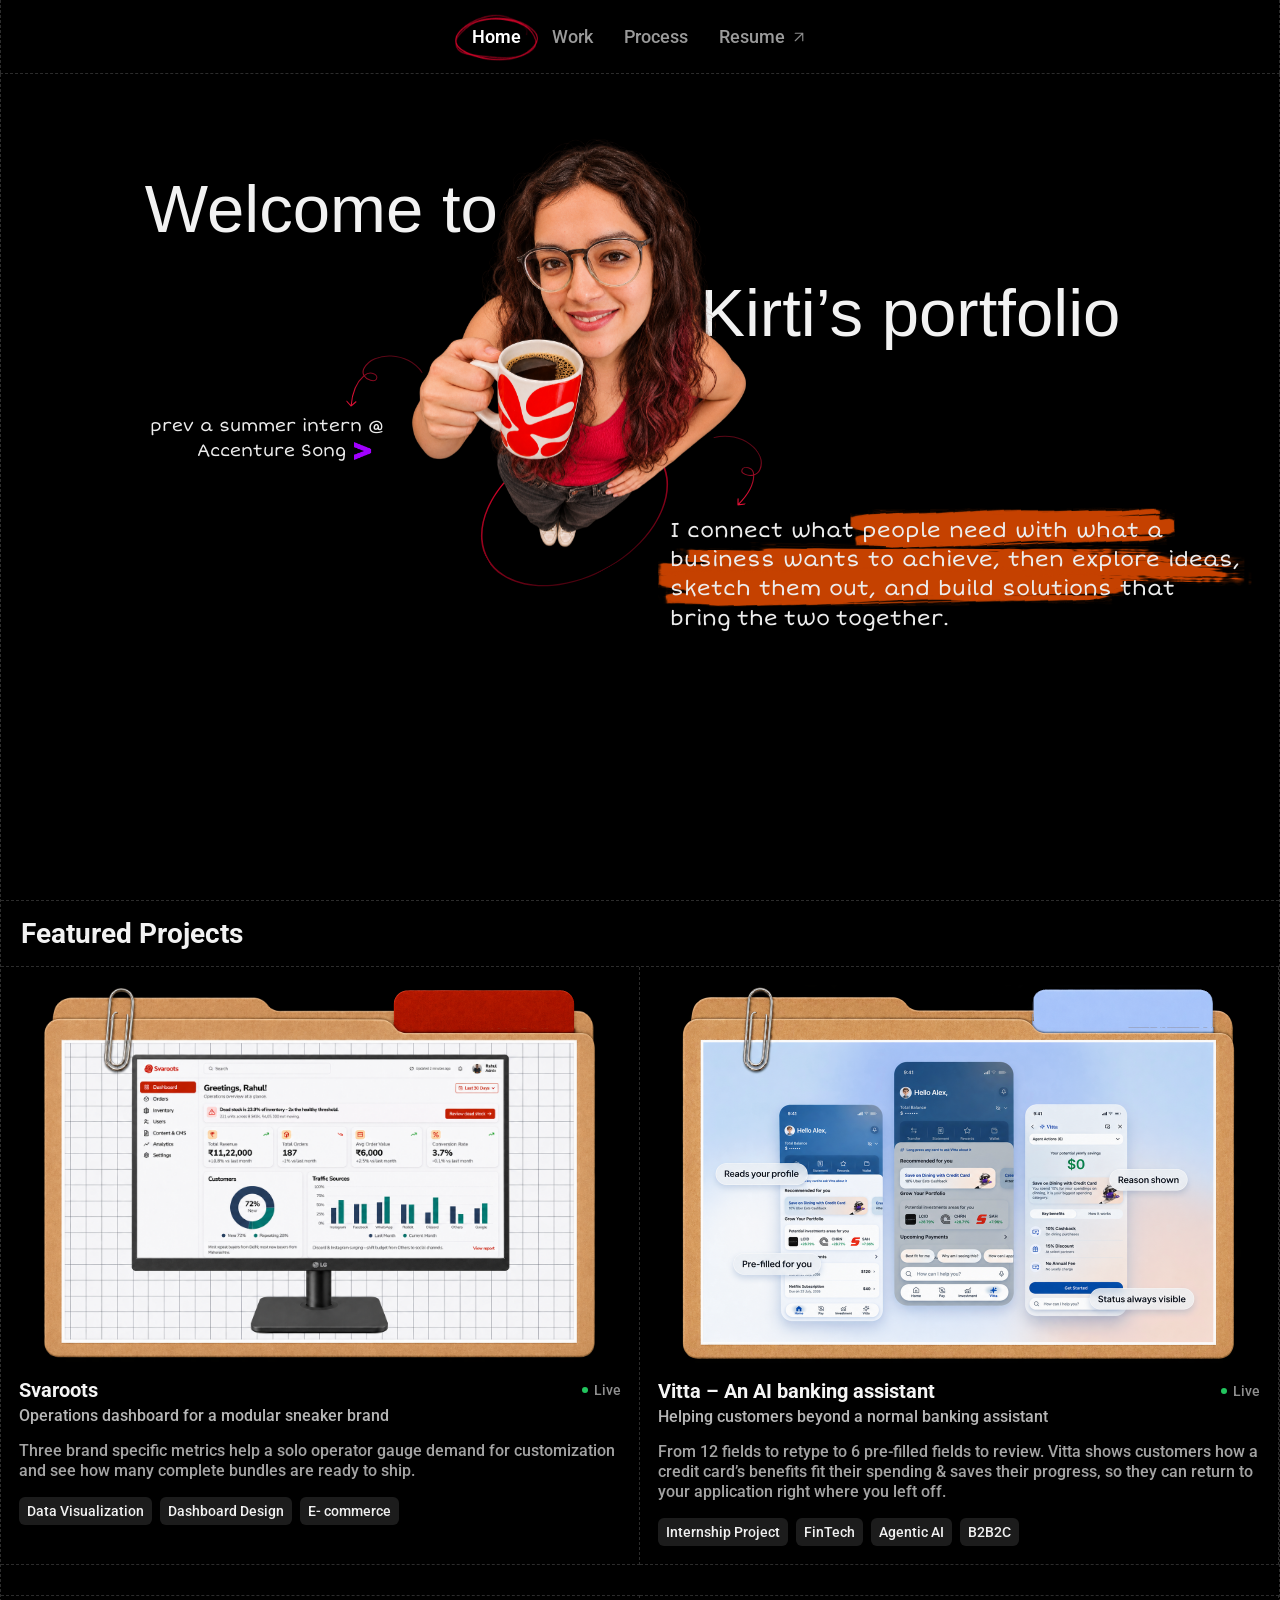
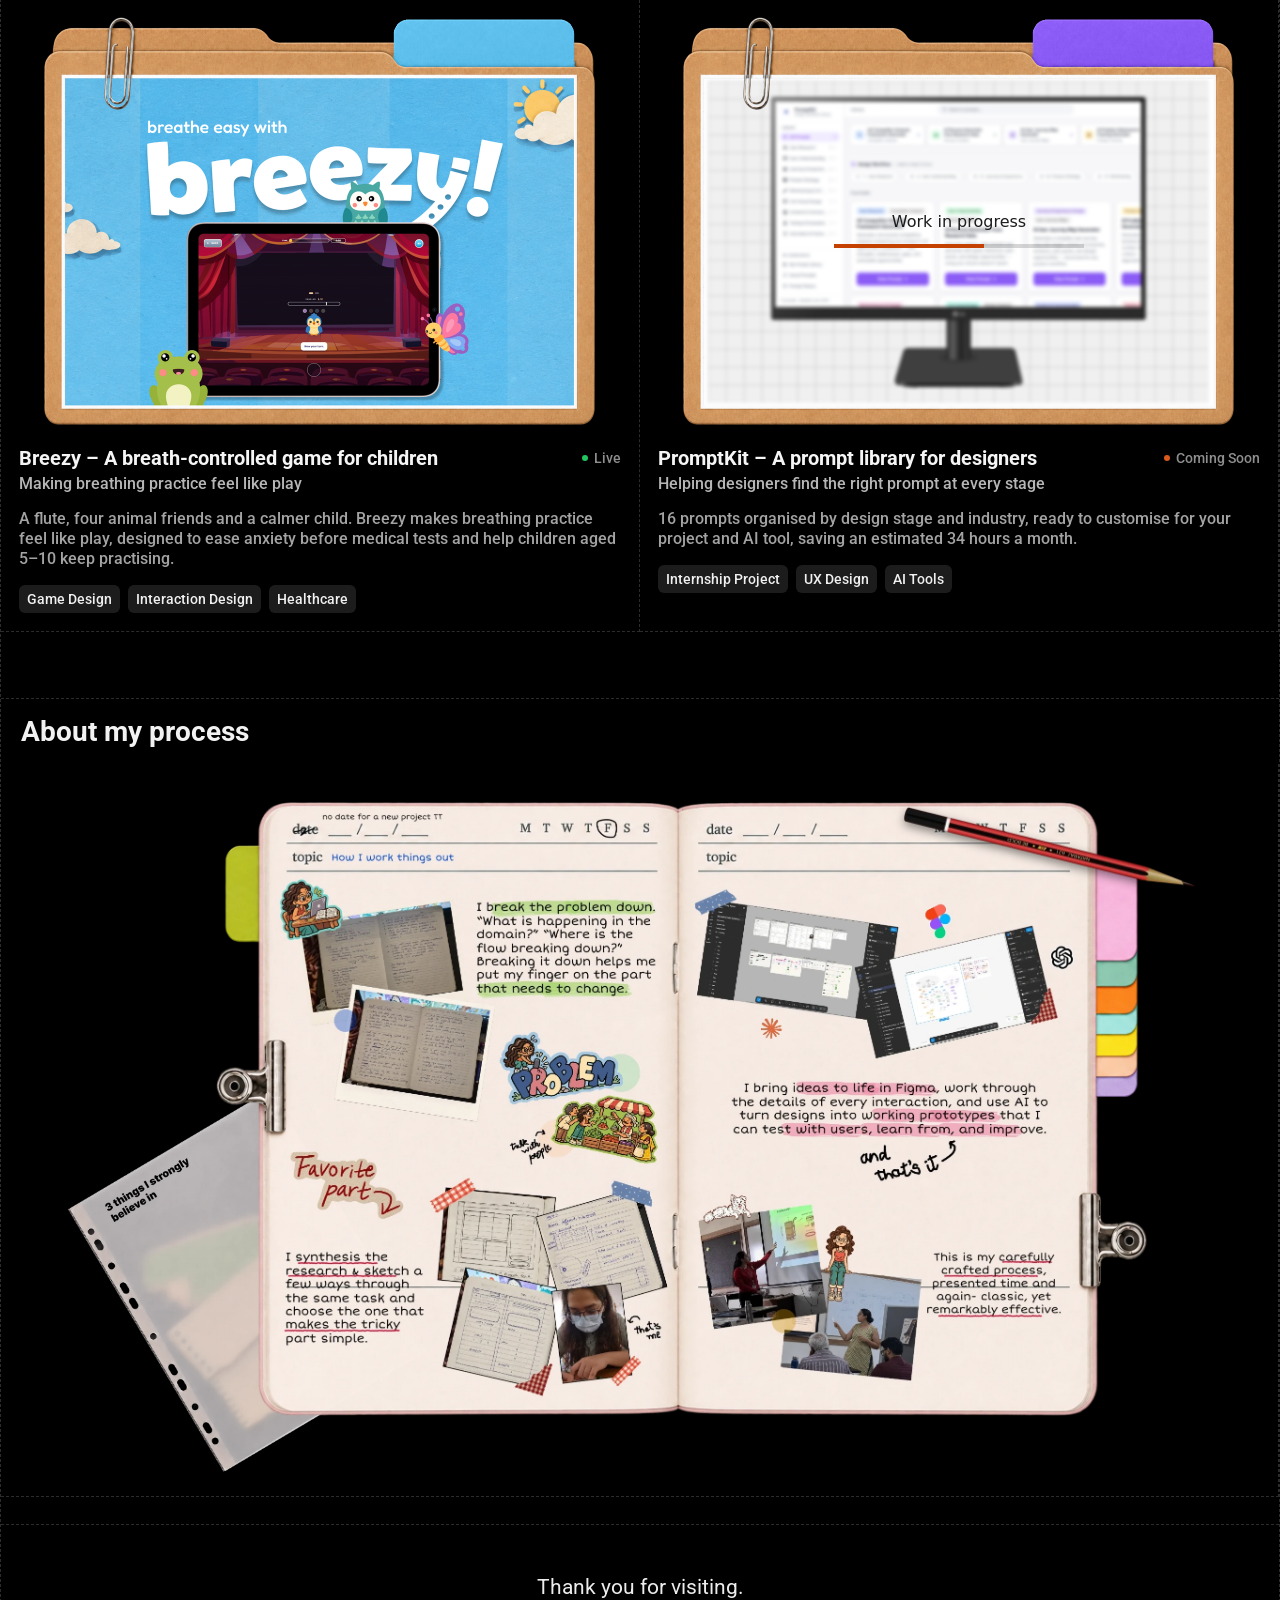
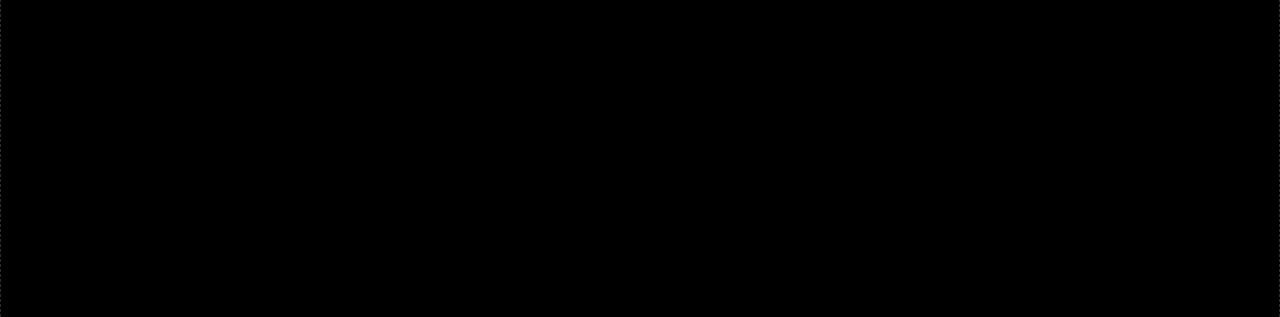
<file: index.html>
<!DOCTYPE html>
<html lang="en">
<head>
  <meta charset="utf-8">
  <meta name="viewport" content="width=device-width, initial-scale=1">
  <title>Kirti’s Portfolio</title>
  <link rel="preconnect" href="https://fonts.googleapis.com">
  <link rel="preconnect" href="https://fonts.gstatic.com" crossorigin>
  <link rel="stylesheet" href="https://fonts.googleapis.com/css2?family=Roboto:wght@400;500;600;700&family=Short+Stack&display=swap">
  <link rel="stylesheet" href="styles.css?v=20261128i">
  <script>
    // Apply the saved theme before the page paints (no flash). Default is the dark theme.
    // Theme switching is switched OFF for now (THEME_SWITCH = false): the site always uses the dark theme.
    // To turn it back on: set THEME_SWITCH to true here and in the theme script further down.
    var THEME_SWITCH = false;
    try { if (THEME_SWITCH && localStorage.getItem('theme') === 'light') document.documentElement.dataset.theme = 'light'; } catch (e) {}
  </script>
</head>
<body>
  <header class="nav">
    <div class="nav__inner">
      <nav class="nav__links" aria-label="Primary">
        <span class="nav__circle" id="nav-circle" aria-hidden="true"></span>
        <a class="nav__item nav__item--tab nav__item--active" href="#home" aria-current="page">Home</a>
        <a class="nav__item nav__item--tab" href="#work">Work</a>
        <a class="nav__item nav__item--tab" href="#about">Process</a>
        <a class="nav__item nav__item--more" href="assets/Kirti_Gupta_Resume.pdf?v=2" data-resume>Resume <img src="assets/arrow.svg" data-dark="assets/arrow.svg" data-light="assets/arrow-light.svg" width="18" height="18" alt=""></a>
        <button hidden class="nav__theme" id="theme-toggle" type="button" aria-label="Switch to the bright theme" aria-pressed="false"><img src="assets/theme-sun.svg" data-dark="assets/theme-sun.svg" data-light="assets/theme-sun-light.svg" width="20" height="20" alt=""></button>
      </nav>
    </div>
  </header>
  <div class="column">
    <section class="hero" id="home">
      <!-- The two words live inside the figure, so they keep the same position next to the portrait at every screen size -->
      <div class="hero__figure">
        <h1 class="hero__heading" id="hero-heading" aria-live="polite">
          <span class="hero__title hero__title--a" id="hero-word-a">Welcome to</span>
          <span class="hero__title hero__title--b" id="hero-word-b">Kirti’s portfolio</span>
        </h1>
        <div class="hero__ellipse" id="hero-ellipse" aria-hidden="true"></div>
        <img class="hero__photo" src="assets/image5.png" alt="Portrait of Kirti holding a coffee cup">
      </div>
      <div class="hero__arrow hero__arrow--a"><div class="hero__arrow-inner"><img src="assets/vector.svg" alt=""></div></div>
      <div class="hero__arrow hero__arrow--b"><div class="hero__arrow-inner"><img src="assets/vector1.svg" alt=""></div></div>
      <p class="hand hand--left">prev a summer intern @</p>
      <p class="hand-group"><span class="hand-text">Accenture Song</span><img src="assets/accenture-logo.png" width="17" height="17" alt="Accenture logo"></p>
      <p class="hand hand--right">I connect what <span class="mark">people need with what a business wants to achieve, then explore ideas, sketch them out, and build solutions</span> that bring&nbsp;the&nbsp;two&nbsp;together.</p>
    </section>

    <section class="projects projects--work" id="work">
      <div class="projects__header projects__header--work">
        <h2>Featured Projects</h2>
      </div>
      <div class="projects__body">
        <div class="projects__grid" id="work-grid"></div>
      </div>
    </section>

    <section class="projects" id="about">
      <div class="projects__header"><h2>About my process</h2></div>
      <div class="about-board">
        <div class="about-board__card">
          <div class="about-scene" id="about-scene">
            <img class="about-scene__book" src="assets/about/notebook.webp" width="1981" height="1307" alt="Open notebook page titled How I work things out: I break the problem down by asking what is happening in the domain and where the flow is breaking down, I sketch a few ways through, and I bring ideas to life in Figma, work through every interaction and use AI to turn designs into working prototypes that I test with users, learn from and improve. The right page has photos of me presenting and the note: this is my carefully crafted process, presented time and again, classic yet remarkably effective.">
            <img class="about-scene__pencil" src="assets/about/pencil.webp" width="324" height="124" alt="">
            <!-- Plastic sleeve: hover lifts it over the notebook, click lets the three notes slide out; click anywhere else and they go back in -->
            <div class="pouch" id="pouch" role="button" tabindex="0" aria-expanded="false" aria-controls="pouch-notes" aria-label="3 things I strongly believe in. Open the sleeve to read them.">
              <img class="pouch__sheet" src="assets/about/pouch.webp" width="1100" height="1173" alt="">
              <div class="pouch__notes" id="pouch-notes">
                <img class="pouch__note" src="assets/about/note-1.webp" width="1300" height="423" alt="Pursue the right flow relentlessly.">
                <img class="pouch__note" src="assets/about/note-2.webp" width="1300" height="463" alt="Solve the right problem.">
                <img class="pouch__note" src="assets/about/note-3.webp" width="1300" height="362" alt="Design for humans, put people at the heart of every decision.">
                <img class="pouch__note pouch__note--hint" src="assets/about/note-hint.webp" width="1100" height="301" alt="Click again to close the folder.">
              </div>
            </div>
          </div>
        </div>
      </div>
    </section>

    <footer class="thanks">
      <p>Thank you for visiting.</p>
    </footer>
  </div>

  <template id="card">
    <article class="card">
      <div class="card__media"><img class="card__image" alt=""></div>
      <div class="card__titles">
        <div class="card__namerow">
          <p class="card__name"></p>
          <div class="card__live"><img class="card__dot" width="6" height="6" alt=""><span class="card__status"></span></div>
        </div>
        <p class="card__tagline"></p>
      </div>
      <p class="card__desc"></p>
      <div class="card__footer">
        <ul class="card__tags"></ul>
        <div class="card__links">
          <a href="#" aria-label="Live site"><img src="assets/web.svg" width="20" height="20" alt=""></a>
          <a href="#" aria-label="GitHub repository"><img src="assets/github.svg" width="20" height="20" alt=""></a>
        </div>
      </div>
    </article>
  </template>

  <script>
    // ---- Highlighter marker: sweeps over the .mark phrase, one stroke per rendered line ----
    (function () {
      const mark = document.querySelector('.mark');
      const host = mark.closest('p');
      const reduce = matchMedia('(prefers-reduced-motion: reduce)').matches;
      // Tuning knobs
      const START_DELAY = 900;   // ms after the page is ready
      const SPEED = 0.75;        // px per ms the marker travels
      const MIN_MS = 450, GAP_MS = 120;   // min stroke time / pause when "moving" to the next line
      const EASE = 'cubic-bezier(.5,.05,.3,1)';

      let layer = host.querySelector('.marker-layer');
      let animated = false;

      function build() {
        if (layer) layer.remove();
        layer = document.createElement('span');
        layer.className = 'marker-layer';
        host.prepend(layer);
        const hb = host.getBoundingClientRect();
        const rects = [...mark.getClientRects()].filter(r => r.width > 2);
        let t = START_DELAY;
        rects.forEach((r, i) => {
          const wrap = document.createElement('span');
          wrap.className = 'marker-stroke';
          // slight overshoot past the text and a touch taller than the line, like a real marker pass
          const padX = 12, padY = 7;
          Object.assign(wrap.style, {
            left: (r.left - hb.left - padX) + 'px',
            top: (r.top - hb.top - padY + (i % 2 ? 1 : -1)) + 'px',
            width: (r.width + padX * 2) + 'px',
            height: (r.height + padY * 2) + 'px',
          });
          wrap.style.setProperty('--tilt', ((i % 2 ? 0.5 : -0.4) + (i * 0.15)) + 'deg');
          wrap.style.setProperty('--stroke', 'url(assets/stroke-' + (i % 2 ? 2 : 1) + '-level.png)');
          layer.append(wrap);
          const dur = Math.max(MIN_MS, r.width / SPEED);
          if (reduce || animated) {
            wrap.style.clipPath = 'inset(0)';
          } else {
            wrap.animate(
              [{ clipPath: 'inset(0 100% 0 0)' }, { clipPath: 'inset(0 0% 0 0)' }],
              { duration: dur, delay: t, easing: EASE, fill: 'both' }
            );
            t += dur + GAP_MS;
          }
        });
        if (!reduce && !animated) setTimeout(() => dispatchEvent(new Event('highlight-done')), t - GAP_MS);
        else if (!animated) dispatchEvent(new Event('highlight-done'));
        // The red ring's gradient makes one full turn over the same time the text is being highlighted
        const ring = document.getElementById('hero-ellipse');
        if (ring && !reduce && !animated && ring.animate) {
          ring.animate([{ '--g': '0deg' }, { '--g': '360deg' }],
            { duration: Math.max(600, t - GAP_MS - START_DELAY), delay: START_DELAY, easing: 'linear', fill: 'both' });
        }
      }

      // Build after fonts load so line breaks are final, then replay only once.
      (document.fonts && document.fonts.ready ? document.fonts.ready : Promise.resolve()).then(() => {
        build();
        animated = true;
        let rt; addEventListener('resize', () => { clearTimeout(rt); rt = setTimeout(build, 150); });
      });
    })();


    // ---- Theme: the sun button switches between the dark and bright Figma themes (remembered in localStorage) ----
    (function () {
      const root = document.documentElement, btn = document.getElementById('theme-toggle');
      function apply(theme) {
        const light = theme === 'light';
        if (light) root.dataset.theme = 'light'; else delete root.dataset.theme;
        document.querySelectorAll('img[data-light]').forEach(i => { i.src = light ? i.dataset.light : i.dataset.dark; });
        btn.setAttribute('aria-pressed', String(light));
        btn.setAttribute('aria-label', light ? 'Switch to the dark theme' : 'Switch to the bright theme');
      }
      const THEME_SWITCH = false;                         // switch OFF: button disabled, dark theme only
      if (!THEME_SWITCH) { btn.disabled = true; btn.setAttribute('aria-disabled', 'true'); btn.removeAttribute('aria-pressed'); btn.setAttribute('aria-label', 'Theme switch (coming soon)'); btn.style.cursor = 'default'; apply('dark'); return; }
      apply(root.dataset.theme === 'light' ? 'light' : 'dark');
      btn.addEventListener('click', () => {
        const next = root.dataset.theme === 'light' ? 'dark' : 'light';
        root.classList.add('theme-anim'); apply(next);
        try { localStorage.setItem('theme', next); } catch (e) {}
        setTimeout(() => root.classList.remove('theme-anim'), 500);
      });
    })();

    // ---- 3 seconds after the page loads, the hero words change: "Welcome to / Kirti's portfolio" -> "Product / Designer" ----
    (function () {
      const a = document.getElementById('hero-word-a'), b = document.getElementById('hero-word-b');
      const reduce = matchMedia('(prefers-reduced-motion: reduce)').matches;
      const DELAY = 3000;                                   // ms after load
      function swap(el, text, left, wait) {
        const apply = () => { el.textContent = text; if (left) el.style.left = left; };
        if (reduce) { setTimeout(apply, wait); return; }
        setTimeout(() => {
          el.animate([{ opacity: 1, transform: 'translateY(0)' }, { opacity: 0, transform: 'translateY(-16px)' }],
                     { duration: 380, easing: 'cubic-bezier(.5,0,.9,.5)', fill: 'forwards' }).finished.then(() => {
            apply();                                        // new word + its Figma position, swapped while invisible
            el.animate([{ opacity: 0, transform: 'translateY(16px)' }, { opacity: 1, transform: 'translateY(0)' }],
                       { duration: 520, easing: 'cubic-bezier(.2,.8,.2,1)', fill: 'forwards' });
          });
        }, wait);
      }
      const start = () => { swap(a, 'Product', null, DELAY); swap(b, 'Designer', null, DELAY + 120); };
      document.readyState === 'complete' ? start() : addEventListener('load', start, { once: true });
    })();

    // Nav: Home / Work swap on click (scrolling manually never changes the tab, except back at the very top).
    // About is a separate page, so it is a normal link.
    const tabs = [...document.querySelectorAll('.nav__item--tab[href^="#"]')];
    function setActive(hash) {
      const target = tabs.find(t => t.getAttribute('href') === hash) || tabs[0];
      tabs.forEach(t => {
        const on = t === target;
        t.classList.toggle('nav__item--active', on);
        on ? t.setAttribute('aria-current', 'page') : t.removeAttribute('aria-current');
      });
    }
    // Hand-drawn circle: drawn around Home / Work / Process when you click it, and it stays on the chosen item
    const circle = document.getElementById('nav-circle'), links = circle.parentElement;
    const noMotion = matchMedia('(prefers-reduced-motion: reduce)').matches;
    let circleAnim = null, lastClick = -9999;
    let circleItem = null;
    function placeCircle(item) {
      circleItem = item;
      const lr = links.getBoundingClientRect(), r = item.getBoundingClientRect();
      Object.assign(circle.style, {
        left: (r.left - lr.left - 17) + 'px', top: (r.top - lr.top - 12) + 'px',
        width: (r.width + 34) + 'px', height: (r.height + 26) + 'px', opacity: 1 });
    }
    function drawCircle(item) {
      placeCircle(item);
      if (circleAnim) circleAnim.cancel();
      if (noMotion || !circle.animate) return;
      // the pen draws the ring all the way round, then the last bit of overlap fades in (like the reference video)
      circleAnim = circle.animate([{ '--p': '0deg' }, { '--p': '372deg' }], { duration: 650, easing: 'cubic-bezier(.45,.05,.3,1)', fill: 'both' });
    }
    // back at the very top the circle simply sits on Home again
    function hideCircle() { if (circleAnim) circleAnim.cancel(); placeCircle(tabs[0]); }
    tabs.forEach(t => t.addEventListener('click', () => { lastClick = performance.now(); setActive(t.getAttribute('href')); drawCircle(t); }));
    // Resume opens an overlay (resume.js) instead of going to a section: the pen circles it while the overlay is open, then the circle goes back
    let circleBeforeResume = null, resumeLinkEl = null;
    document.addEventListener('resume:open', e => {
      const link = e.detail && e.detail.link; if (!link) return;
      if (circleItem !== link) circleBeforeResume = circleItem;
      resumeLinkEl = link; lastClick = performance.now(); drawCircle(link);
    });
    document.addEventListener('resume:close', () => {
      // only move the circle back if it is still on Resume (clicking another nav item has already moved it)
      if (circleItem === resumeLinkEl && circleBeforeResume) { lastClick = performance.now(); placeCircle(circleBeforeResume); }
      circleBeforeResume = null;
    });
    addEventListener('scroll', () => { if (scrollY < 10 && performance.now() - lastClick > 1500) { setActive('#home'); hideCircle(); } }, { passive: true });   // (the first frames of a smooth scroll still read scrollY≈0, so ignore them right after a click)
    setActive(tabs.some(t => t.getAttribute('href') === location.hash) ? location.hash : '#home');
    // By default the circle sits on the active item (Home)
    const startItem = tabs.find(t => t.classList.contains('nav__item--active')) || tabs[0];
    placeCircle(startItem);
    const keep = () => placeCircle(circleItem || startItem);
    addEventListener('resize', keep);
    if (document.fonts && document.fonts.ready) document.fonts.ready.then(keep);

    // Project cards (content from the Figma file)
    const TAGLINE = 'Operations dashboard for a modular sneaker brand';
    const DESC = 'Three brand specific metrics help a solo operator gauge demand for customization and see how many complete bundles are ready to ship.';
    const TAGS = ['Data Visualization', 'Dashboard Design', 'E- commerce'];
    const PROJECTS = [
      { name: 'Svaroots',  image: 'assets/project-svaroots-clean.png',  height: 377, status: 'Live', tab: { src: 'assets/svaroots-tab.png', text: 'Click to read case study', color: '#fff7f2' },  // tab: red card that rises on hover
        href: 'svaroots.html', internal: true },   // opens the on-site case study (Behance version is linked from that page)
      { name: 'Vitta – An AI banking assistant', tagline: 'Helping customers beyond a normal banking assistant',
        desc: 'From 12 fields to retype to 6 pre-filled fields to review. Vitta shows customers how a credit card’s benefits fit their spending & saves their progress, so they can return to your application right where you left off.',
        tags: ['Internship Project', 'FinTech', 'Agentic AI', 'B2B2C'], image: 'assets/project-vitta-clean.png',     height: 378, status: 'Live',
        tab: { src: 'assets/vitta-tab.png', text: 'Click to read case study', color: '#14306f', top: -11.5, h: 52, clip: 'polygon(11.5px 0px, 192px 0px, 191.75px 53.5px, 190.75px 54px, 189.75px 54.5px, 188.75px 54.5px, 187.75px 54.5px, 186.75px 54.5px, 185.75px 54px, 184.75px 54px, 183.75px 54px, 182.75px 54px, 181.75px 54.5px, 180.75px 54.5px, 179.75px 54.5px, 178.75px 54.5px, 177.75px 54px, 176.75px 54px, 175.75px 54px, 174.75px 54px, 173.75px 54px, 172.75px 54px, 171.75px 54px, 170.75px 54px, 169.75px 54px, 168.75px 54px, 167.75px 54px, 166.75px 54px, 165.75px 54px, 164.75px 54px, 163.75px 54px, 162.75px 54px, 161.75px 54px, 160.75px 54px, 159.75px 54px, 158.75px 54px, 157.75px 54px, 156.75px 54px, 155.75px 54px, 154.75px 54px, 153.75px 54px, 152.75px 54px, 151.75px 54px, 150.75px 54px, 149.75px 54px, 148.75px 54px, 147.75px 54px, 146.75px 54px, 145.75px 54.5px, 144.75px 54.5px, 143.75px 54px, 142.75px 54px, 141.75px 54px, 140.75px 54.5px, 139.75px 54px, 138.75px 54.5px, 137.75px 54.5px, 136.75px 54.5px, 135.75px 54px, 134.75px 54px, 133.75px 54px, 132.75px 54px, 131.75px 54px, 130.75px 54px, 129.75px 54px, 128.75px 54.5px, 127.75px 54px, 126.75px 54px, 125.75px 54px, 124.75px 54px, 123.75px 54px, 122.75px 54px, 121.75px 54px, 120.75px 54px, 119.75px 54px, 118.75px 54px, 117.75px 54px, 116.75px 54px, 115.75px 54px, 114.75px 54px, 113.75px 54px, 112.75px 54px, 111.75px 54px, 110.75px 54px, 109.75px 54px, 108.75px 54px, 107.75px 54px, 106.75px 54px, 105.75px 54px, 104.75px 54px, 103.75px 54px, 102.75px 54px, 101.75px 54px, 100.75px 54px, 99.75px 54px, 98.75px 54px, 97.75px 54px, 96.75px 54px, 95.75px 54px, 94.75px 54px, 93.75px 54px, 92.75px 54px, 91.75px 54px, 90.75px 54px, 89.75px 54px, 88.75px 54px, 87.75px 54px, 86.75px 54px, 85.75px 54px, 84.75px 54px, 83.75px 54px, 82.75px 54px, 81.75px 54px, 80.75px 54px, 79.75px 54px, 78.75px 54px, 77.75px 54px, 76.75px 54px, 75.75px 54.5px, 74.75px 54.5px, 73.75px 54px, 72.75px 54px, 71.75px 54px, 70.75px 54px, 69.75px 54px, 68.75px 54px, 67.75px 54px, 66.75px 54px, 65.75px 54px, 64.75px 54px, 63.75px 54px, 62.75px 54px, 61.75px 54px, 60.75px 54px, 59.75px 54px, 58.75px 54px, 57.75px 54px, 56.75px 54px, 55.75px 54px, 54.75px 54px, 53.75px 54px, 52.75px 54px, 51.75px 54px, 50.75px 54px, 49.75px 54px, 48.75px 54px, 47.75px 54px, 46.75px 54px, 45.75px 54px, 44.75px 54px, 43.75px 54px, 42.75px 54px, 41.75px 54px, 40.75px 54px, 39.75px 54px, 38.75px 54px, 37.75px 54.5px, 36.75px 54px, 35.75px 54px, 34.75px 54px, 33.75px 54px, 32.75px 54px, 31.75px 54px, 30.75px 54px, 29.75px 54px, 28.75px 54px, 27.75px 54px, 26.75px 54px, 25.75px 54px, 24.75px 54px, 23.75px 54px, 22.75px 54px, 21.75px 53.5px, 20.75px 53.5px, 19.75px 53.5px, 18.75px 53px, 17.75px 52.5px, 16.75px 52px, 15.75px 51.5px, 14.75px 50px, 13.75px 49px, 12.75px 47.5px, 11.75px 40.5px, 11.75px 40.5px)' },
        href: 'vitta.html', internal: true },   // opens the on-site case study (Behance version is linked from that page)
      { name: 'Breezy – A breath-controlled game for children', tagline: 'Making breathing practice feel like play',
        desc: 'A flute, four animal friends and a calmer child. Breezy makes breathing practice feel like play, designed to ease anxiety before medical tests and help children aged 5–10 keep practising.',
        tags: ['Game Design', 'Interaction Design', 'Healthcare'], image: 'assets/project-breezy-clean.png',    height: 416, status: 'Live',
        tab: { src: 'assets/breezy-tab.png', text: 'Click to read case study', color: '#ffffff', top: -10, h: 56, clip: 'polygon(11.5px 0px, 192.5px 0px, 192.25px 57px, 191.25px 58px, 190.25px 58.5px, 189.25px 58.5px, 188.25px 58.5px, 187.25px 58.5px, 186.25px 58.5px, 185.25px 58.5px, 184.25px 58.5px, 183.25px 58.5px, 182.25px 58.5px, 181.25px 58.5px, 180.25px 58.5px, 179.25px 58.5px, 178.25px 58.5px, 177.25px 58.5px, 176.25px 58.5px, 175.25px 58.5px, 174.25px 58.5px, 173.25px 58.5px, 172.25px 58.5px, 171.25px 58.5px, 170.25px 58.5px, 169.25px 58.5px, 168.25px 58.5px, 167.25px 58.5px, 166.25px 58.5px, 165.25px 58.5px, 164.25px 58.5px, 163.25px 58px, 162.25px 58.5px, 161.25px 58.5px, 160.25px 58.5px, 159.25px 58.5px, 158.25px 58.5px, 157.25px 58.5px, 156.25px 58.5px, 155.25px 58.5px, 154.25px 58.5px, 153.25px 58.5px, 152.25px 58.5px, 151.25px 58.5px, 150.25px 58.5px, 149.25px 58.5px, 148.25px 58.5px, 147.25px 58.5px, 146.25px 58.5px, 145.25px 58.5px, 144.25px 58.5px, 143.25px 58px, 142.25px 58.5px, 141.25px 58.5px, 140.25px 58.5px, 139.25px 58.5px, 138.25px 58.5px, 137.25px 58.5px, 136.25px 58.5px, 135.25px 58.5px, 134.25px 58.5px, 133.25px 58.5px, 132.25px 58.5px, 131.25px 58.5px, 130.25px 58.5px, 129.25px 58.5px, 128.25px 58.5px, 127.25px 58.5px, 126.25px 58.5px, 125.25px 58.5px, 124.25px 58.5px, 123.25px 58.5px, 122.25px 58.5px, 121.25px 58.5px, 120.25px 58.5px, 119.25px 58.5px, 118.25px 58.5px, 117.25px 58.5px, 116.25px 58.5px, 115.25px 58.5px, 114.25px 58.5px, 113.25px 58.5px, 112.25px 58.5px, 111.25px 58.5px, 110.25px 58.5px, 109.25px 58.5px, 108.25px 58.5px, 107.25px 58.5px, 106.25px 58.5px, 105.25px 58.5px, 104.25px 58.5px, 103.25px 58.5px, 102.25px 58.5px, 101.25px 58.5px, 100.25px 58.5px, 99.25px 58.5px, 98.25px 58.5px, 97.25px 58.5px, 96.25px 58.5px, 95.25px 58.5px, 94.25px 58.5px, 93.25px 58.5px, 92.25px 58.5px, 91.25px 58.5px, 90.25px 58.5px, 89.25px 58.5px, 88.25px 58.5px, 87.25px 58.5px, 86.25px 58.5px, 85.25px 58.5px, 84.25px 58.5px, 83.25px 58.5px, 82.25px 58.5px, 81.25px 58.5px, 80.25px 58.5px, 79.25px 58.5px, 78.25px 58.5px, 77.25px 58.5px, 76.25px 58.5px, 75.25px 58.5px, 74.25px 58.5px, 73.25px 58.5px, 72.25px 58px, 71.25px 58px, 70.25px 58.5px, 69.25px 58.5px, 68.25px 58.5px, 67.25px 58.5px, 66.25px 58.5px, 65.25px 58.5px, 64.25px 58.5px, 63.25px 58.5px, 62.25px 58.5px, 61.25px 58.5px, 60.25px 58.5px, 59.25px 58.5px, 58.25px 58.5px, 57.25px 58.5px, 56.25px 58.5px, 55.25px 58.5px, 54.25px 58.5px, 53.25px 58.5px, 52.25px 58.5px, 51.25px 58.5px, 50.25px 58.5px, 49.25px 58.5px, 48.25px 58.5px, 47.25px 58.5px, 46.25px 58.5px, 45.25px 58.5px, 44.25px 58.5px, 43.25px 58.5px, 42.25px 58.5px, 41.25px 58.5px, 40.25px 58.5px, 39.25px 58.5px, 38.25px 58.5px, 37.25px 58.5px, 36.25px 58.5px, 35.25px 58.5px, 34.25px 58.5px, 33.25px 58.5px, 32.25px 58.5px, 31.25px 58.5px, 30.25px 58.5px, 29.25px 58.5px, 28.25px 58.5px, 27.25px 58.5px, 26.25px 58.5px, 25.25px 58.5px, 24.25px 58.5px, 23.25px 58.5px, 22.25px 58px, 21.25px 58px, 20.25px 58.5px, 19.25px 58px, 18.25px 57.5px, 17.25px 57px, 16.25px 56px, 15.25px 55.5px, 14.25px 54.5px, 13.25px 52.5px, 12.25px 52px, 11.75px 50.5px)' },
        href: 'breezy.html', internal: true },   // opens the on-site case study (Behance version is linked from that page)
      { name: 'PromptKit – A prompt library for designers', tagline: 'Helping designers find the right prompt at every stage',
        desc: '16 prompts organised by design stage and industry, ready to customise for your project and AI tool, saving an estimated 34 hours a month.',
        tags: ['Internship Project', 'UX Design', 'AI Tools'], image: 'assets/project-promptkit-clean.png', height: 416, status: 'Coming Soon', wip: true,
        tab: { src: 'assets/promptkit-tab.png', text: 'Coming Soon', color: '#ffffff', top: -10, h: 56, clip: 'polygon(11.5px 0px, 192.5px 0px, 192.25px 56.5px, 191.25px 58px, 190.25px 58px, 189.25px 58px, 188.25px 58.5px, 187.25px 58.5px, 186.25px 58.5px, 185.25px 58.5px, 184.25px 58.5px, 183.25px 58.5px, 182.25px 58.5px, 181.25px 58.5px, 180.25px 58.5px, 179.25px 58.5px, 178.25px 58.5px, 177.25px 58.5px, 176.25px 58.5px, 175.25px 58.5px, 174.25px 58.5px, 173.25px 58.5px, 172.25px 58.5px, 171.25px 58.5px, 170.25px 58.5px, 169.25px 58.5px, 168.25px 58.5px, 167.25px 58.5px, 166.25px 58.5px, 165.25px 58.5px, 164.25px 58px, 163.25px 58px, 162.25px 58px, 161.25px 58.5px, 160.25px 58px, 159.25px 58.5px, 158.25px 58.5px, 157.25px 58.5px, 156.25px 58.5px, 155.25px 58.5px, 154.25px 58.5px, 153.25px 58.5px, 152.25px 58.5px, 151.25px 58.5px, 150.25px 58.5px, 149.25px 58.5px, 148.25px 58.5px, 147.25px 58.5px, 146.25px 58.5px, 145.25px 58.5px, 144.25px 58px, 143.25px 58px, 142.25px 58.5px, 141.25px 58.5px, 140.25px 58.5px, 139.25px 58.5px, 138.25px 58.5px, 137.25px 58.5px, 136.25px 58.5px, 135.25px 58.5px, 134.25px 58.5px, 133.25px 58.5px, 132.25px 58px, 131.25px 58.5px, 130.25px 58.5px, 129.25px 58.5px, 128.25px 58.5px, 127.25px 58.5px, 126.25px 58.5px, 125.25px 58.5px, 124.25px 58.5px, 123.25px 58.5px, 122.25px 58.5px, 121.25px 58.5px, 120.25px 58.5px, 119.25px 58px, 118.25px 58.5px, 117.25px 58.5px, 116.25px 58px, 115.25px 58px, 114.25px 58.5px, 113.25px 58.5px, 112.25px 58.5px, 111.25px 58.5px, 110.25px 58.5px, 109.25px 58.5px, 108.25px 58.5px, 107.25px 58.5px, 106.25px 58.5px, 105.25px 58.5px, 104.25px 58.5px, 103.25px 58.5px, 102.25px 58.5px, 101.25px 58.5px, 100.25px 58.5px, 99.25px 58.5px, 98.25px 58.5px, 97.25px 58.5px, 96.25px 58.5px, 95.25px 58.5px, 94.25px 58.5px, 93.25px 58.5px, 92.25px 58.5px, 91.25px 58.5px, 90.25px 58.5px, 89.25px 58.5px, 88.25px 58.5px, 87.25px 58.5px, 86.25px 58.5px, 85.25px 58.5px, 84.25px 58.5px, 83.25px 58.5px, 82.25px 58.5px, 81.25px 58.5px, 80.25px 58.5px, 79.25px 58.5px, 78.25px 58.5px, 77.25px 58.5px, 76.25px 58.5px, 75.25px 58.5px, 74.25px 58.5px, 73.25px 58px, 72.25px 58.5px, 71.25px 58px, 70.25px 58.5px, 69.25px 58.5px, 68.25px 58.5px, 67.25px 58.5px, 66.25px 58.5px, 65.25px 58.5px, 64.25px 58.5px, 63.25px 58.5px, 62.25px 58.5px, 61.25px 58.5px, 60.25px 58.5px, 59.25px 58.5px, 58.25px 58.5px, 57.25px 58.5px, 56.25px 58.5px, 55.25px 58.5px, 54.25px 58.5px, 53.25px 58.5px, 52.25px 58.5px, 51.25px 58.5px, 50.25px 58.5px, 49.25px 58.5px, 48.25px 58.5px, 47.25px 58.5px, 46.25px 58.5px, 45.25px 58.5px, 44.25px 58.5px, 43.25px 58.5px, 42.25px 58.5px, 41.25px 58.5px, 40.25px 58.5px, 39.25px 58.5px, 38.25px 58.5px, 37.25px 58.5px, 36.25px 58.5px, 35.25px 58.5px, 34.25px 58.5px, 33.25px 58.5px, 32.25px 58.5px, 31.25px 58.5px, 30.25px 58.5px, 29.25px 58.5px, 28.25px 58.5px, 27.25px 58.5px, 26.25px 58.5px, 25.25px 58.5px, 24.25px 58.5px, 23.25px 58.5px, 22.25px 58px, 21.25px 58px, 20.25px 58.5px, 19.25px 58px, 18.25px 57.5px, 17.25px 57px, 16.25px 56px, 15.25px 55.5px, 14.25px 54.5px, 13.25px 52.5px, 12.25px 52px, 11.75px 50.5px)' } },
    ];
    const tpl = document.getElementById('card');
    const grid = document.getElementById('work-grid');
    // Keep the hover tabs aligned when the card images shrink (cards narrower than 566px)
    function fitTabs() { document.querySelectorAll('.card__media').forEach(m => { m.style.setProperty('--z', Math.min(1, m.clientWidth / 566)); }); }
    if (window.ResizeObserver) new ResizeObserver(fitTabs).observe(grid); else addEventListener('resize', fitTabs);
    PROJECTS.forEach(p => {
      const el = tpl.content.cloneNode(true);
      const card = el.querySelector('.card');
      if (p.href) {
        // Whole card is clickable (stretched link); footer icons stay above it
        const a = document.createElement('a');
        a.className = 'card__link'; a.href = p.href;
        if (p.internal) a.setAttribute('aria-label', 'Read the ' + p.name + ' case study');
        else { a.target = '_blank'; a.rel = 'noopener noreferrer'; a.setAttribute('aria-label', 'Open ' + p.name + ' on Behance (opens in a new tab)'); }
        card.append(a);
      }
      const img = el.querySelector('.card__image'); if (p.wip) { const w = document.createElement('div'); w.className = 'card__wip'; w.setAttribute('role', 'progressbar'); w.setAttribute('aria-label', 'Work in progress'); w.setAttribute('aria-valuenow', '60'); w.setAttribute('aria-valuemin', '0'); w.setAttribute('aria-valuemax', '100'); w.innerHTML = '<span>Work in progress</span><i></i>'; img.parentElement.append(w); } img.src = p.image; img.alt = p.name + ' project preview'; img.style.height = p.height + 'px';
      if (p.tab) {
        // Only the tab moves: it rises ~10px over the (static) folder image and shows live text
        const t = p.tab, tab = document.createElement('div');
        tab.className = 'card__tab'; tab.setAttribute('aria-hidden', 'true');
        tab.innerHTML = '<div class="card__tab-inner"><img src="' + t.src + '" alt=""><span></span></div>';
        const span = tab.querySelector('span'); span.textContent = t.text; span.style.color = t.color;
        if (t.clip) {   // geometry for tabs other than the Svaroots default
          Object.assign(tab.style, { left: '345px', top: t.top + 'px', width: '205px', height: (14 + t.h) + 'px', clipPath: t.clip });
          Object.assign(tab.firstChild.style, { width: '205px', height: t.h + 'px' });
        }
        img.parentElement.append(tab);
      }
      el.querySelector('.card__name').textContent = p.name;
      el.querySelector('.card__tagline').textContent = p.tagline || TAGLINE;
      el.querySelector('.card__dot').src = p.status === 'Live' ? 'assets/dot.svg' : 'assets/dot-soon.svg';
      el.querySelector('.card__status').textContent = p.status;
      el.querySelector('.card__desc').textContent = p.desc || DESC;
      (p.tags || TAGS).forEach(t => { const li = document.createElement('li'); li.textContent = t; el.querySelector('.card__tags').append(li); });
      grid.append(el);
    });
    fitTabs();
  </script>
  <script src="resume.js?v=20261128i"></script>
  <script src="about-scene.js?v=20261128i"></script>
</body>
</html>
</file>
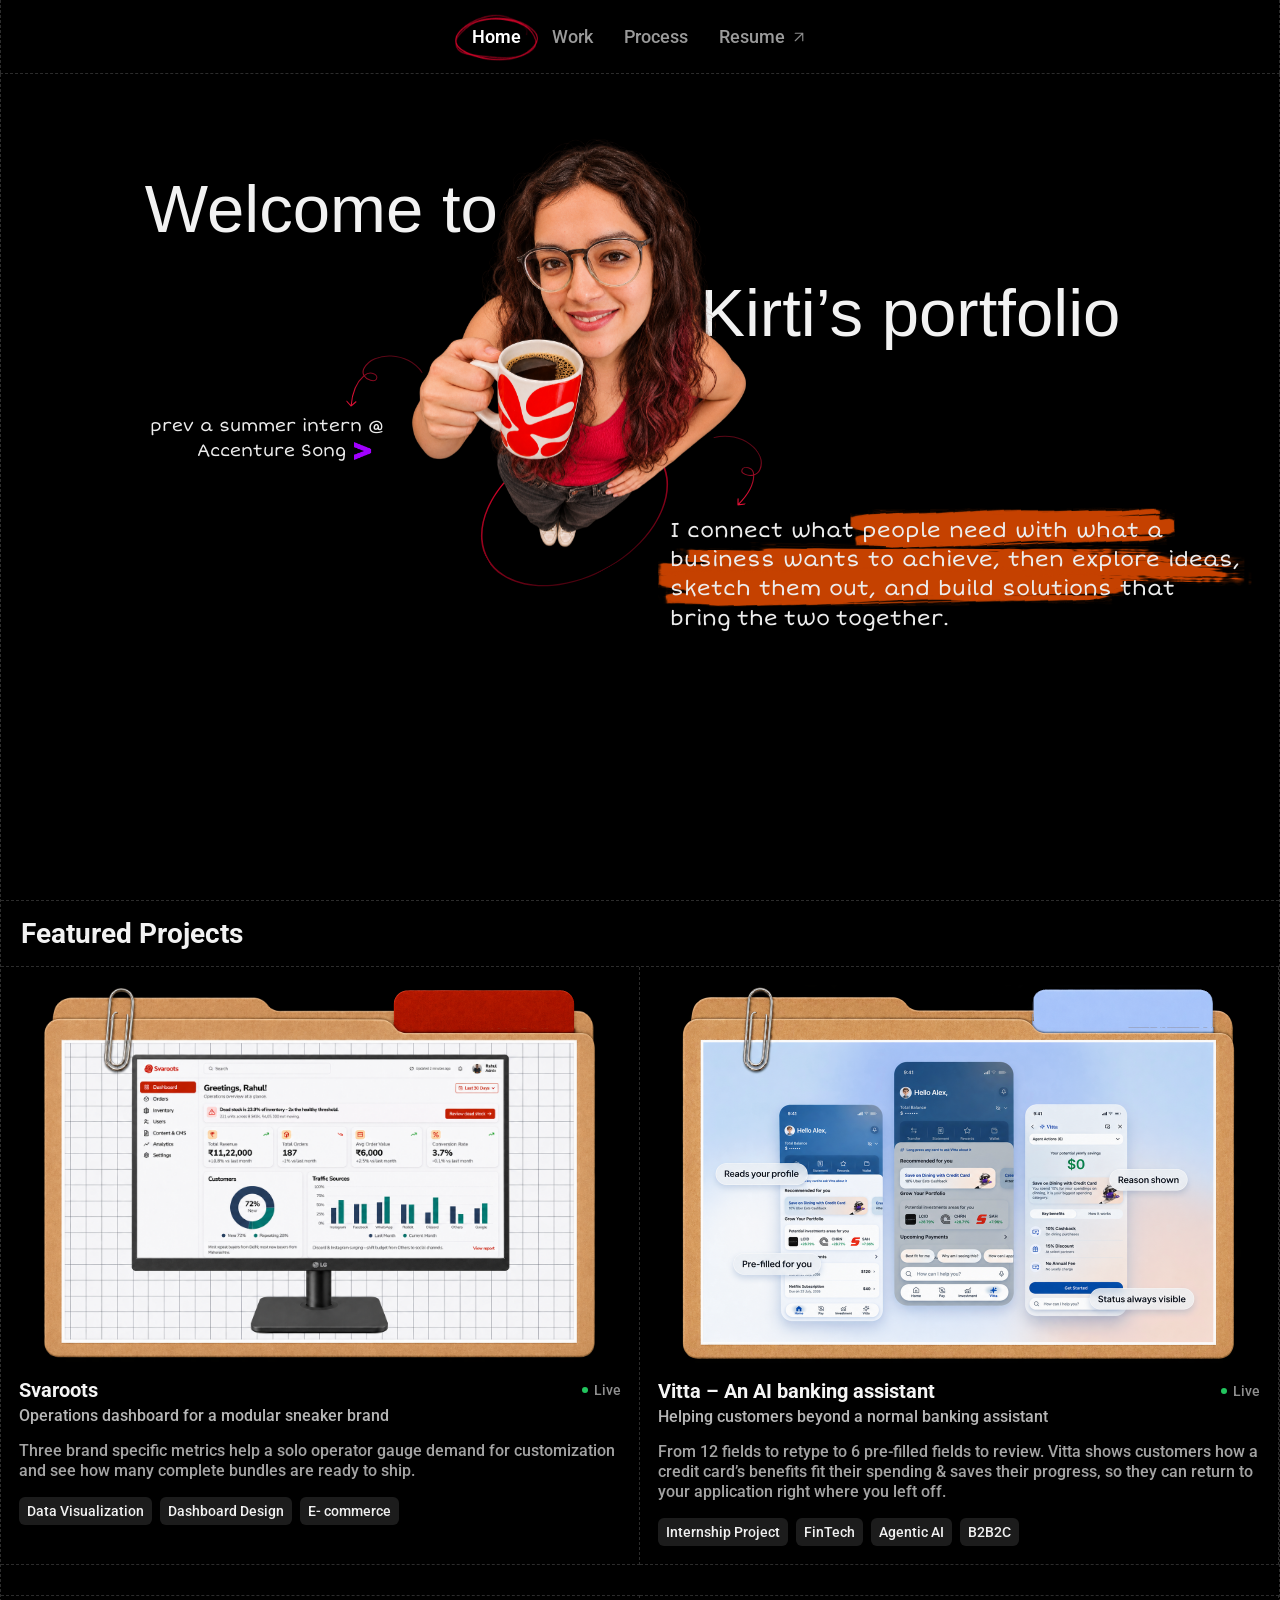
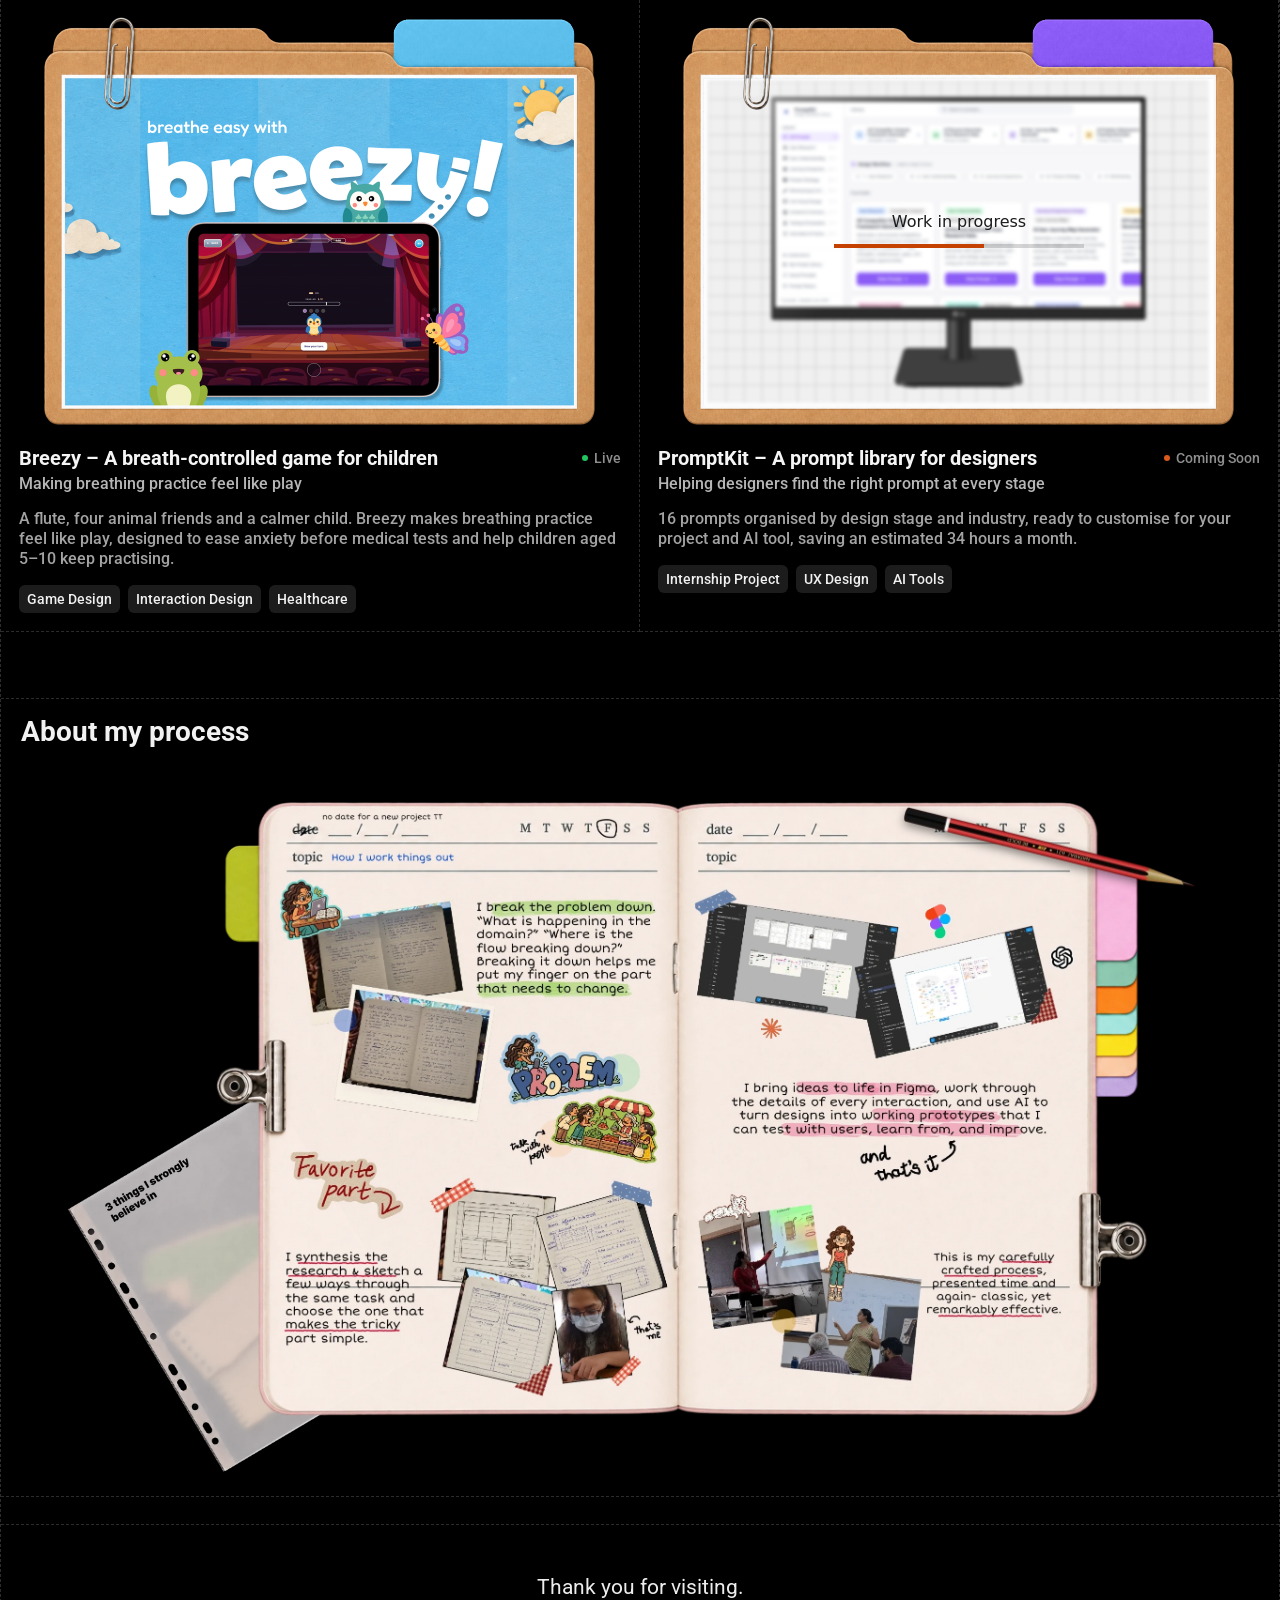
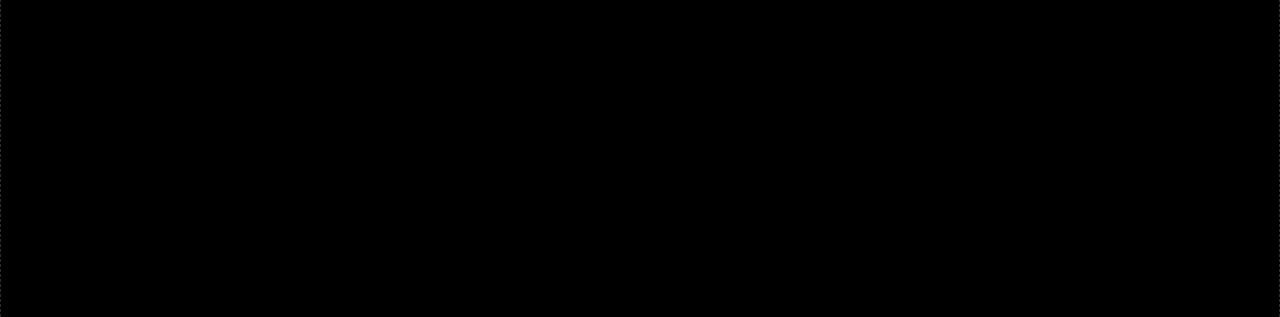
<file: about.html>
<!DOCTYPE html>
<html lang="en">
<head>
  <meta charset="utf-8">
  <meta name="viewport" content="width=device-width, initial-scale=1">
  <meta http-equiv="refresh" content="0; url=index.html#about">
  <title>Process · Kirti’s Portfolio</title>
  <link rel="canonical" href="index.html#about">
</head>
<body>
  <p>The process section now lives on the home page. <a href="index.html#about">Go to Process</a>.</p>
  <script>location.replace('index.html#about');</script>
</body>
</html>
</file>
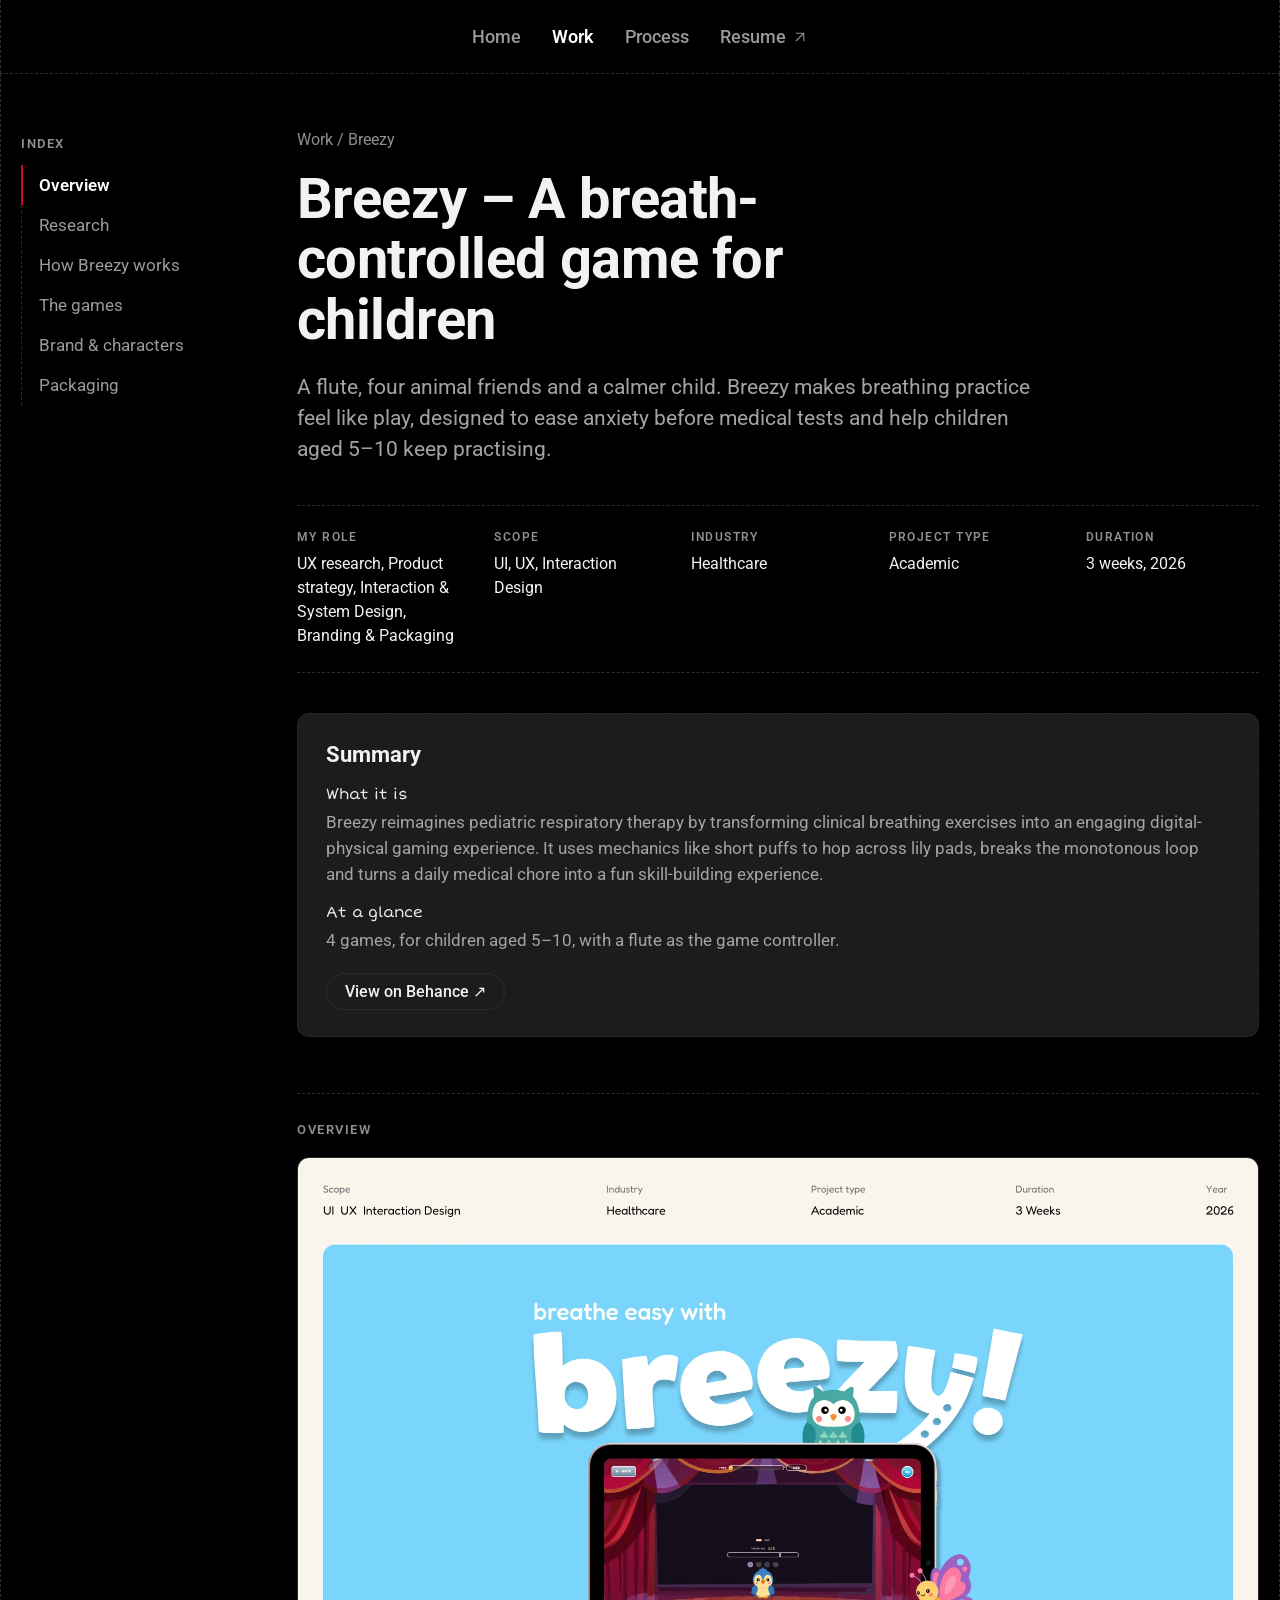
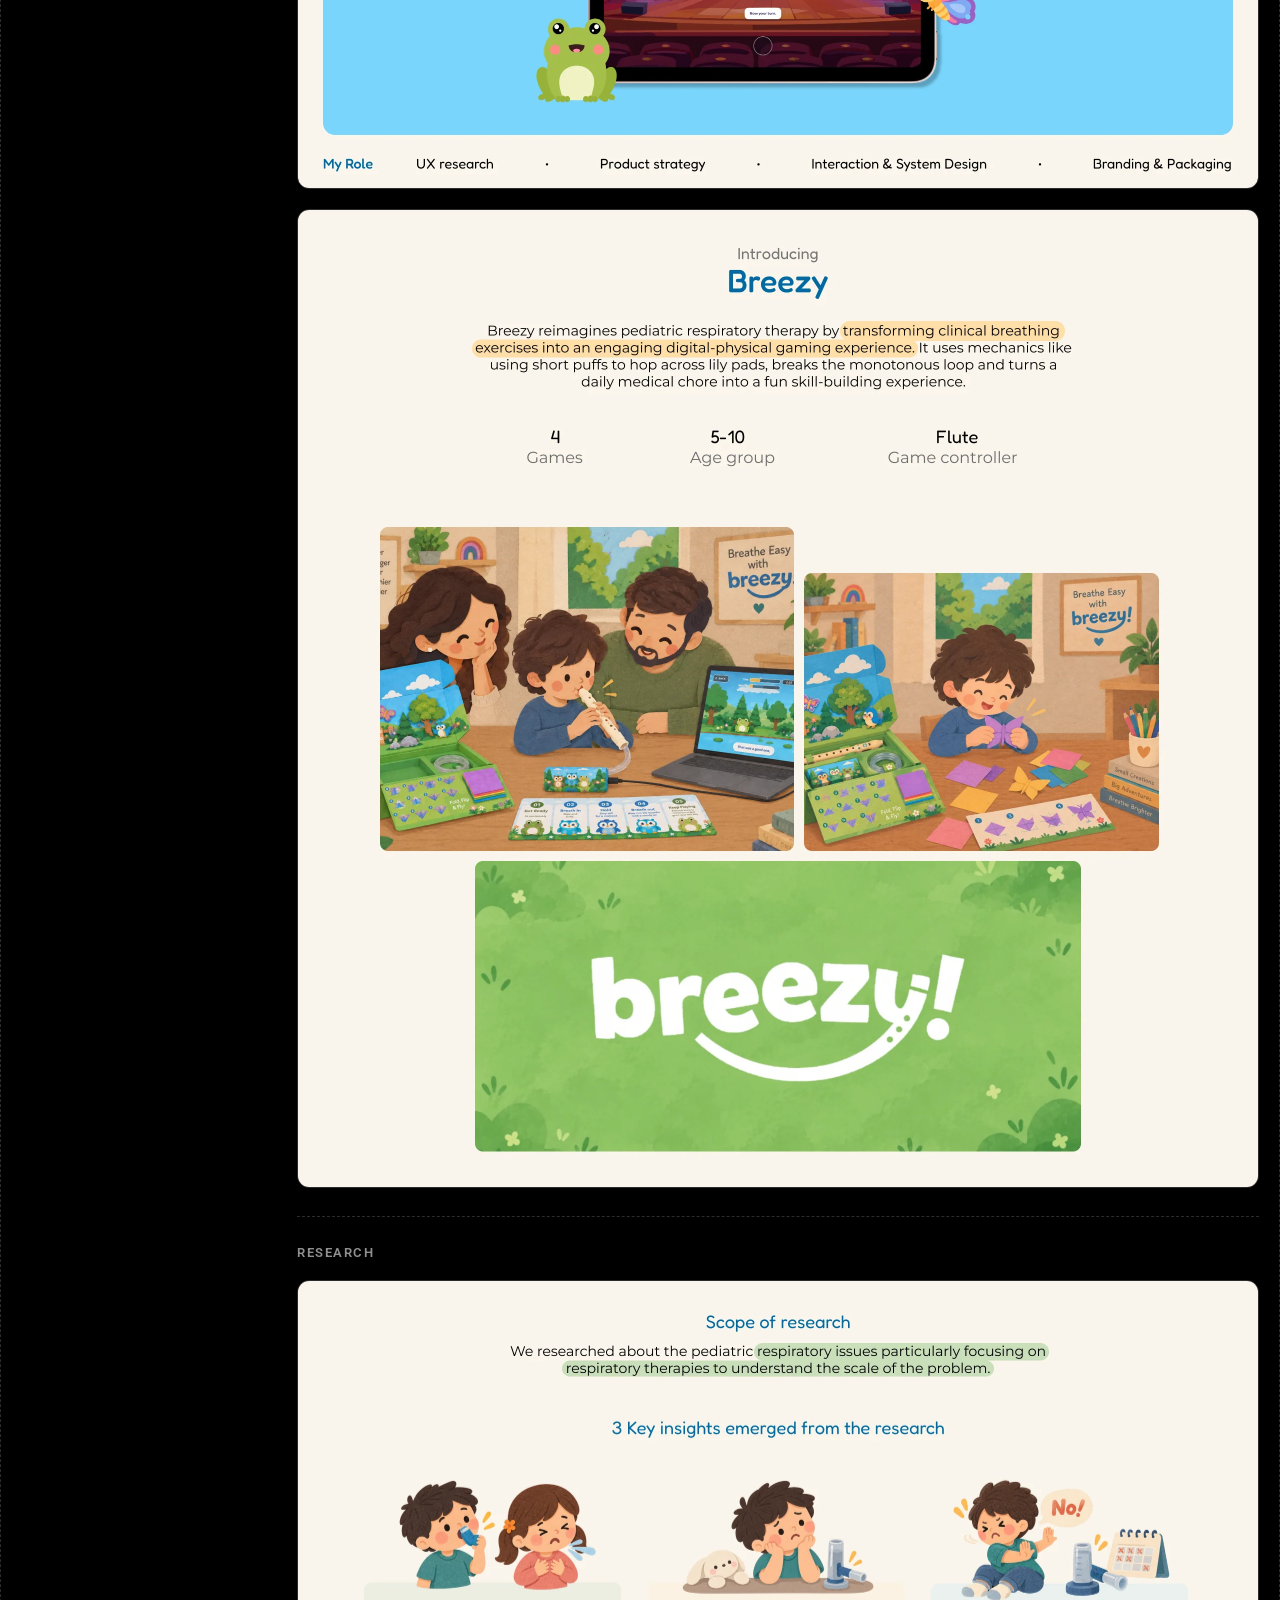
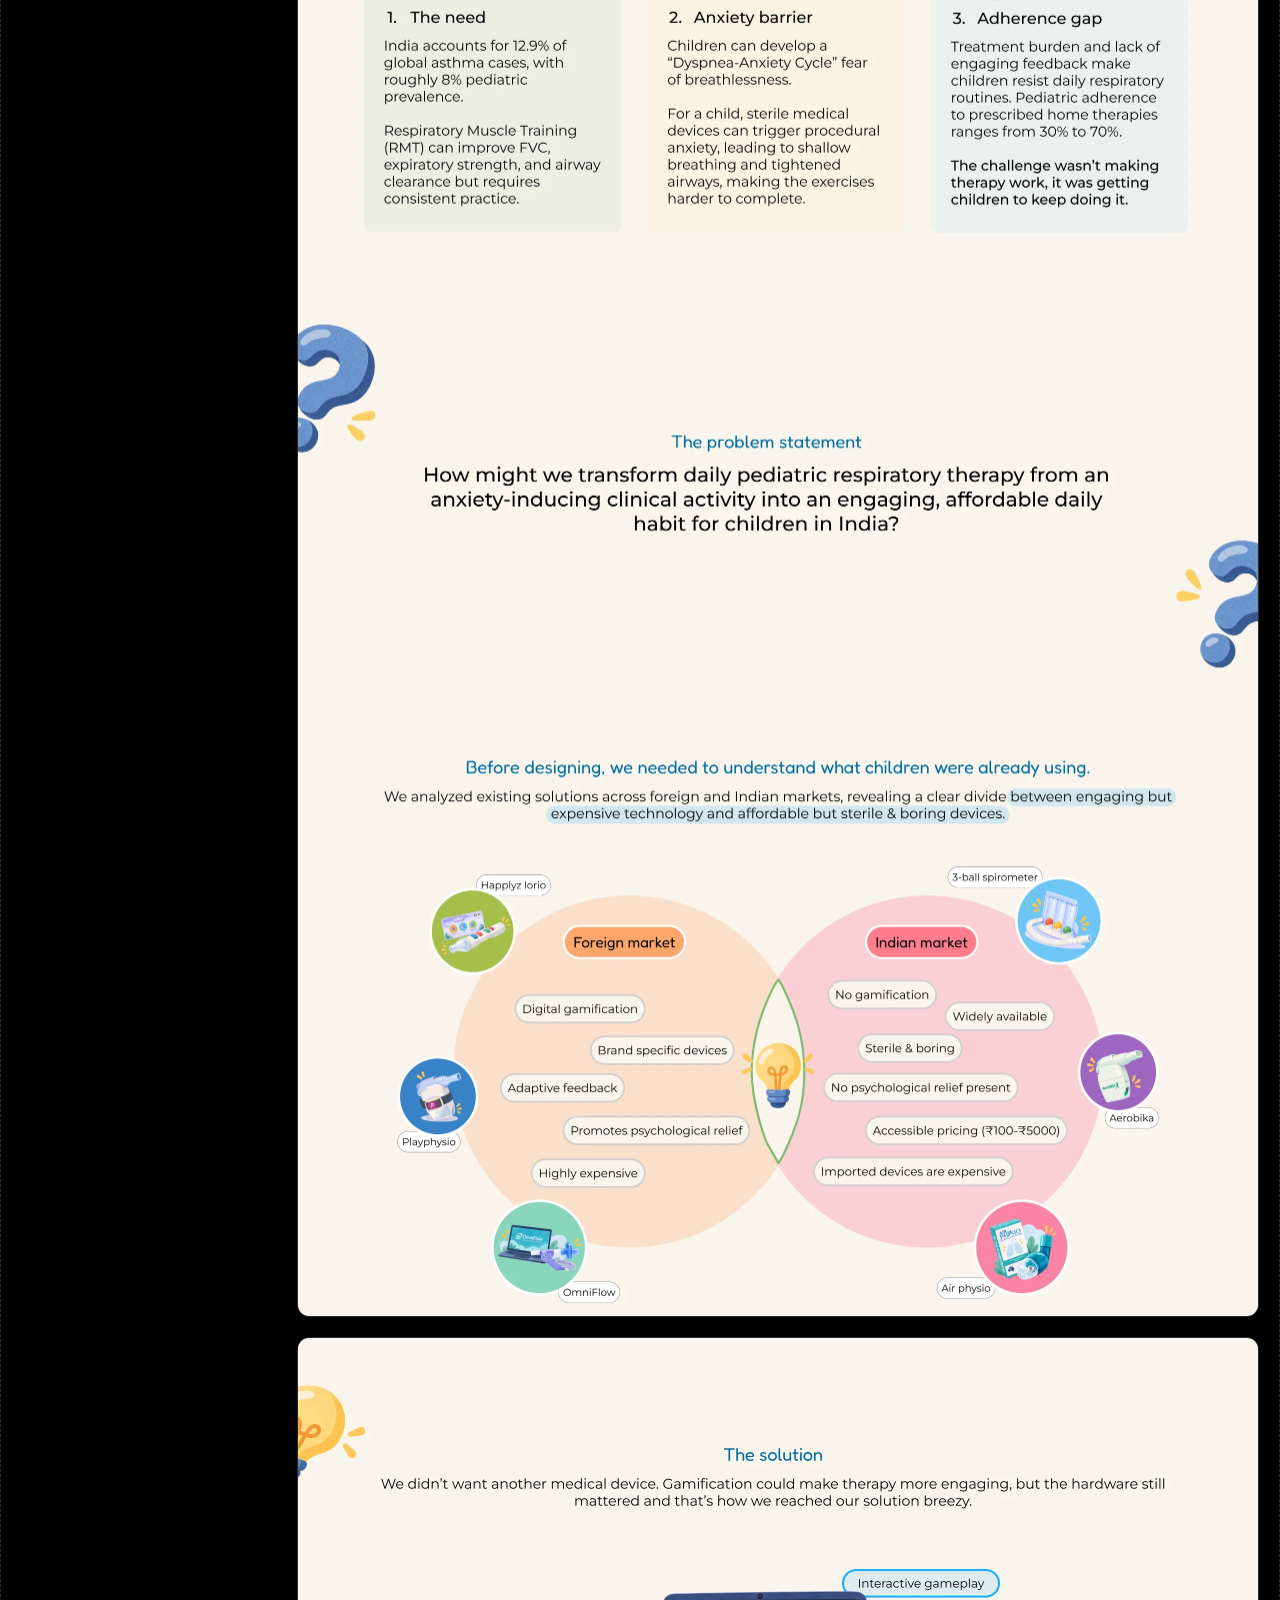
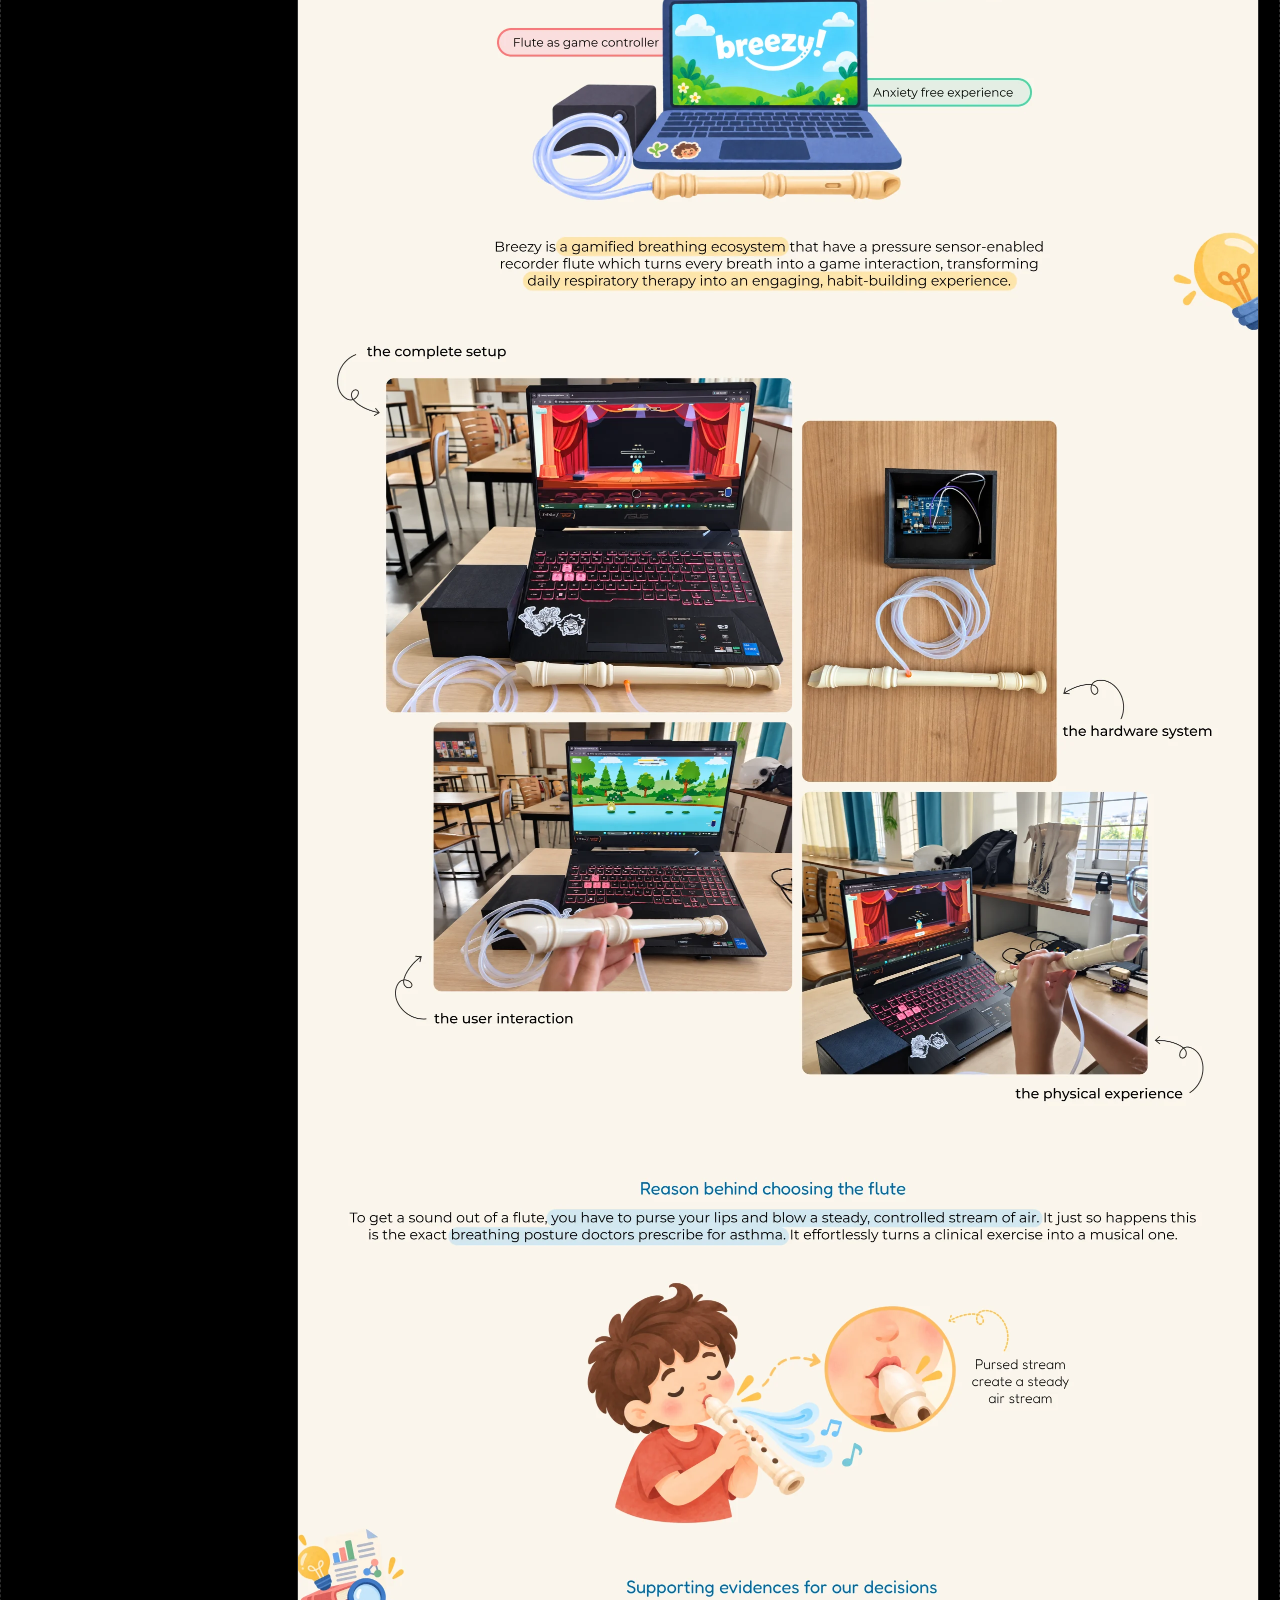
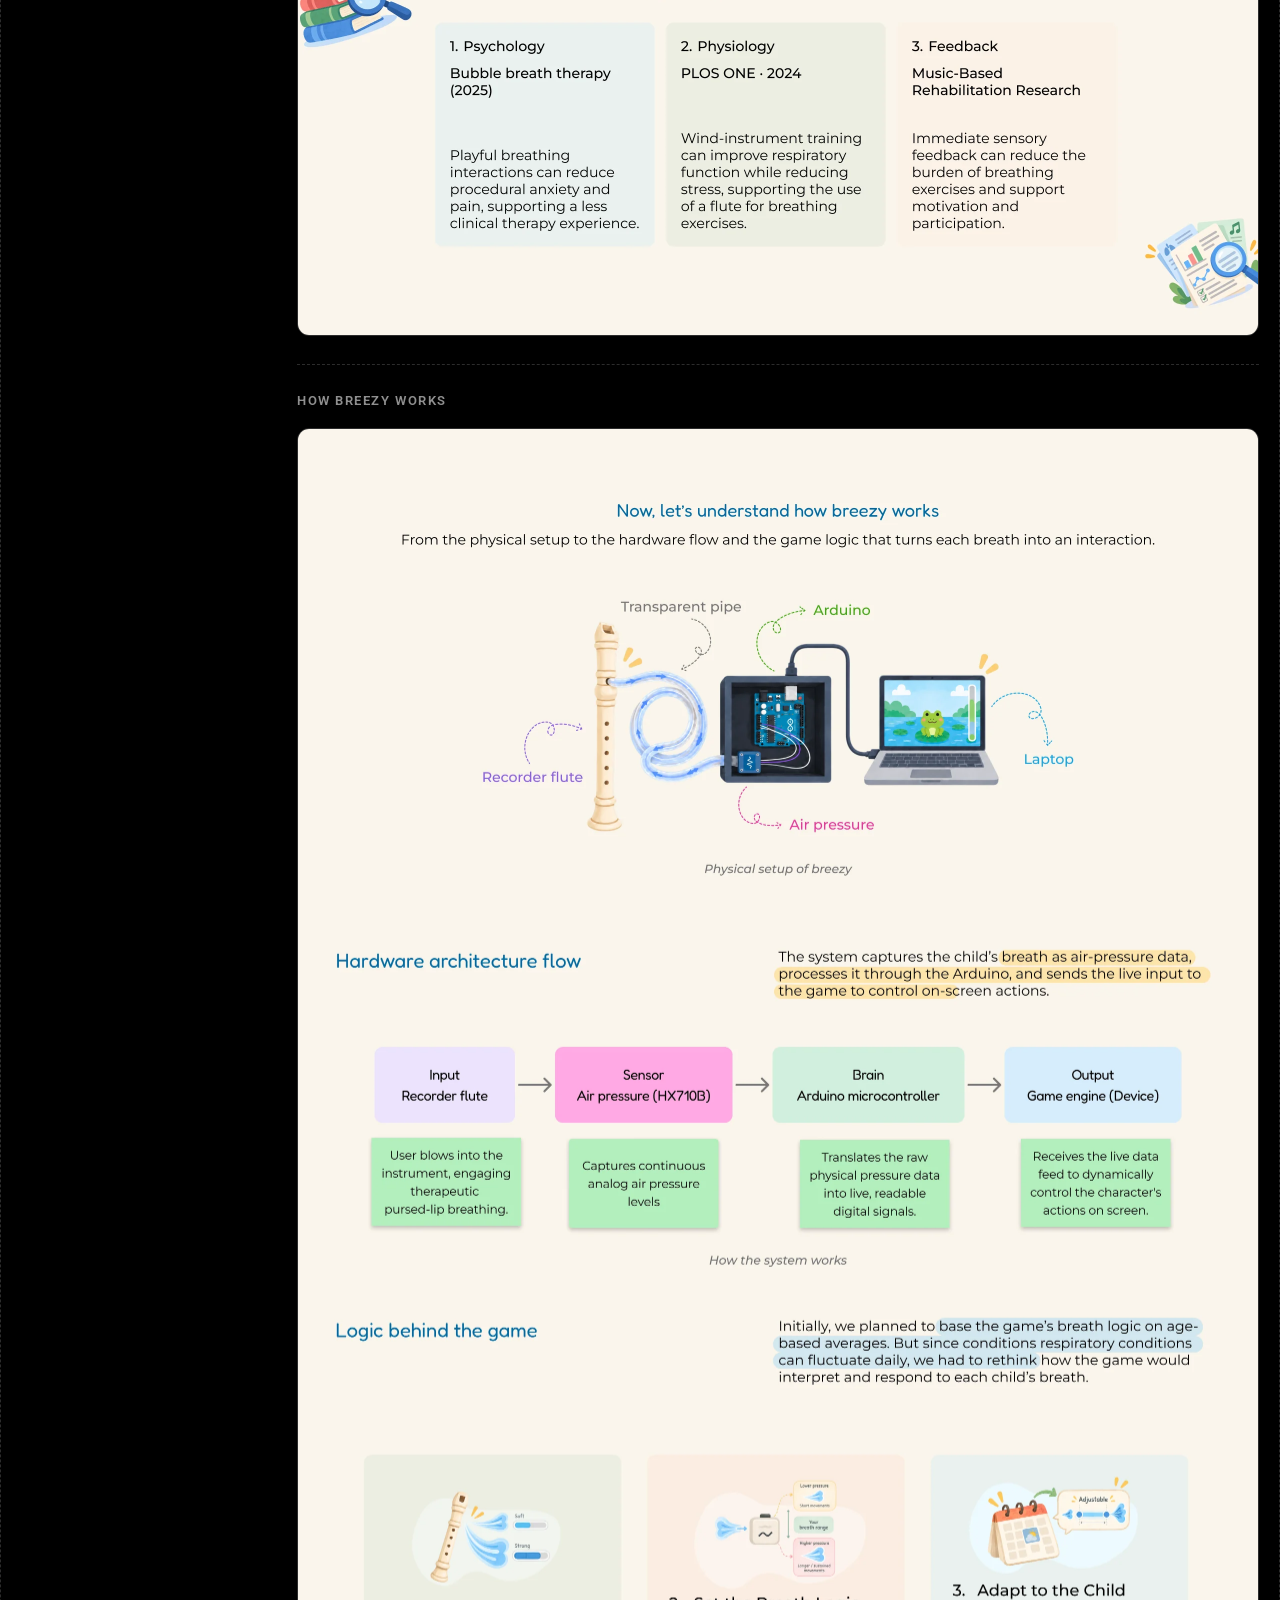
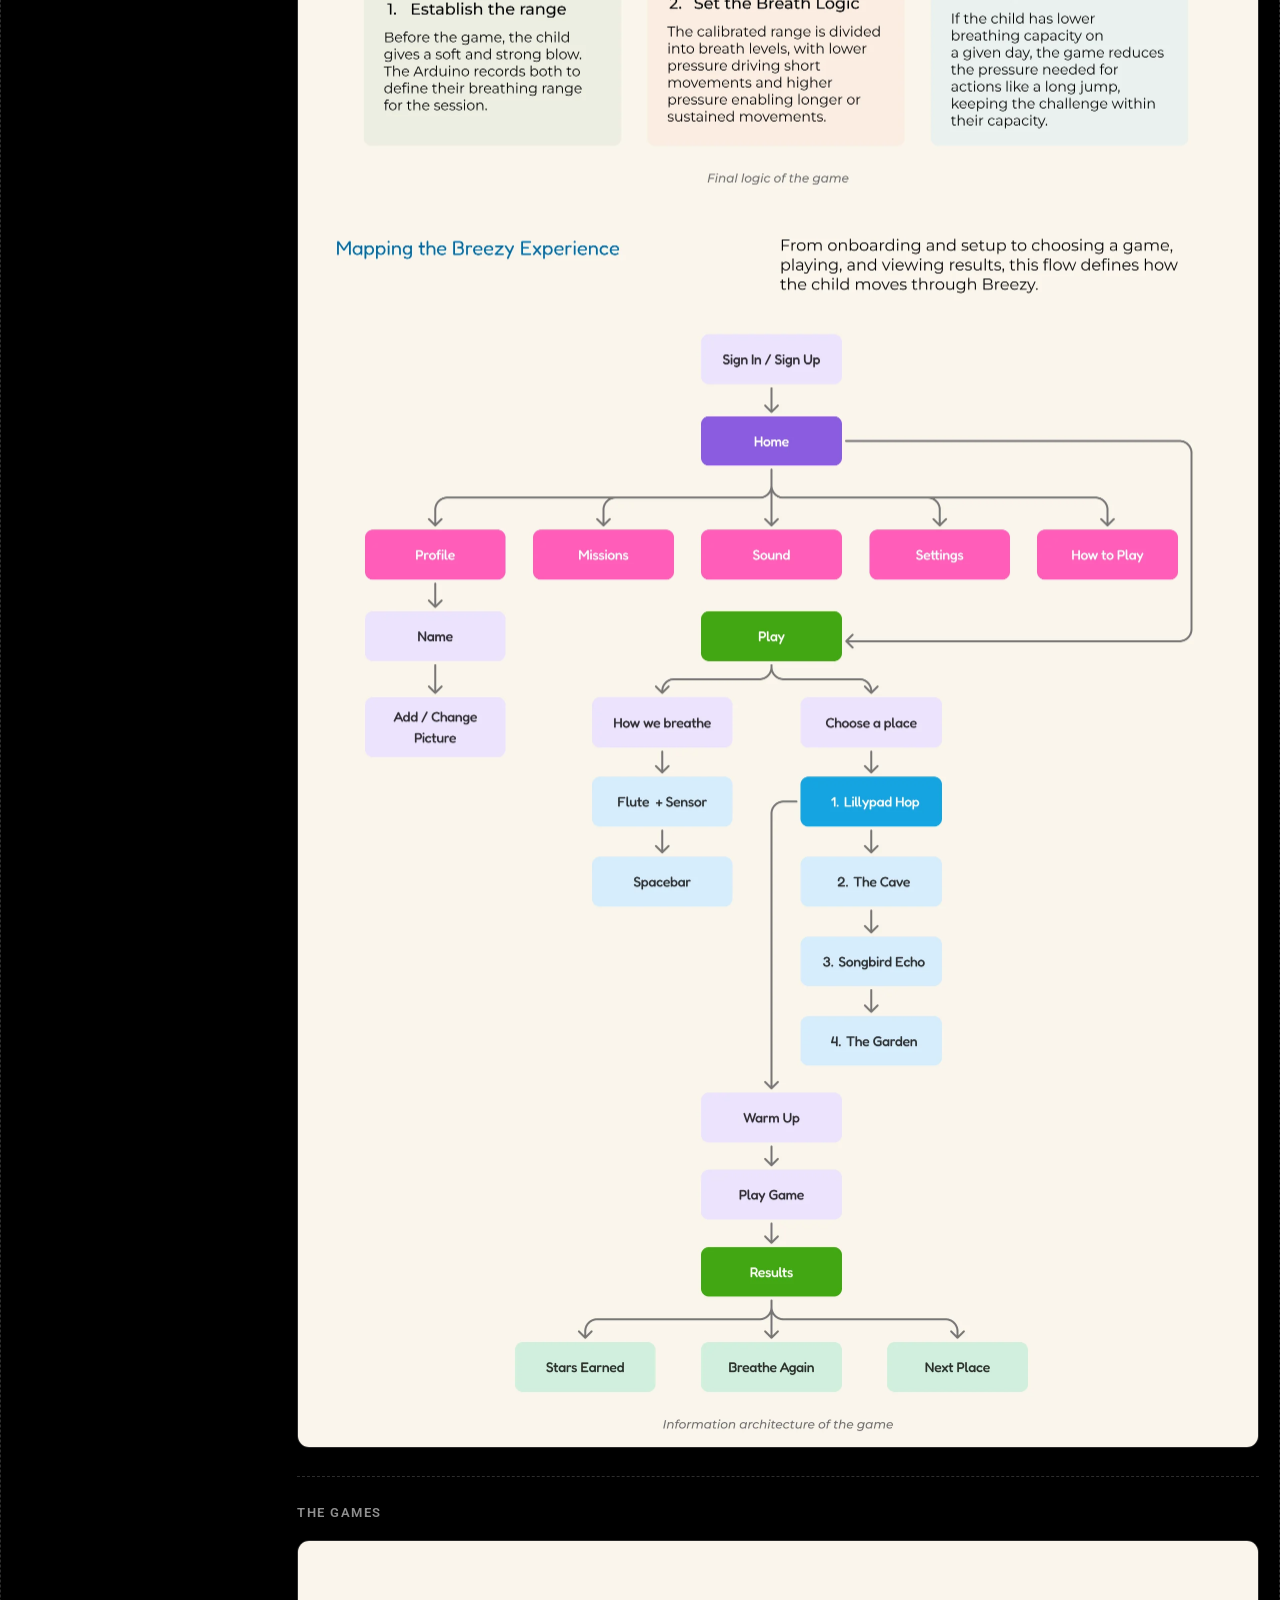
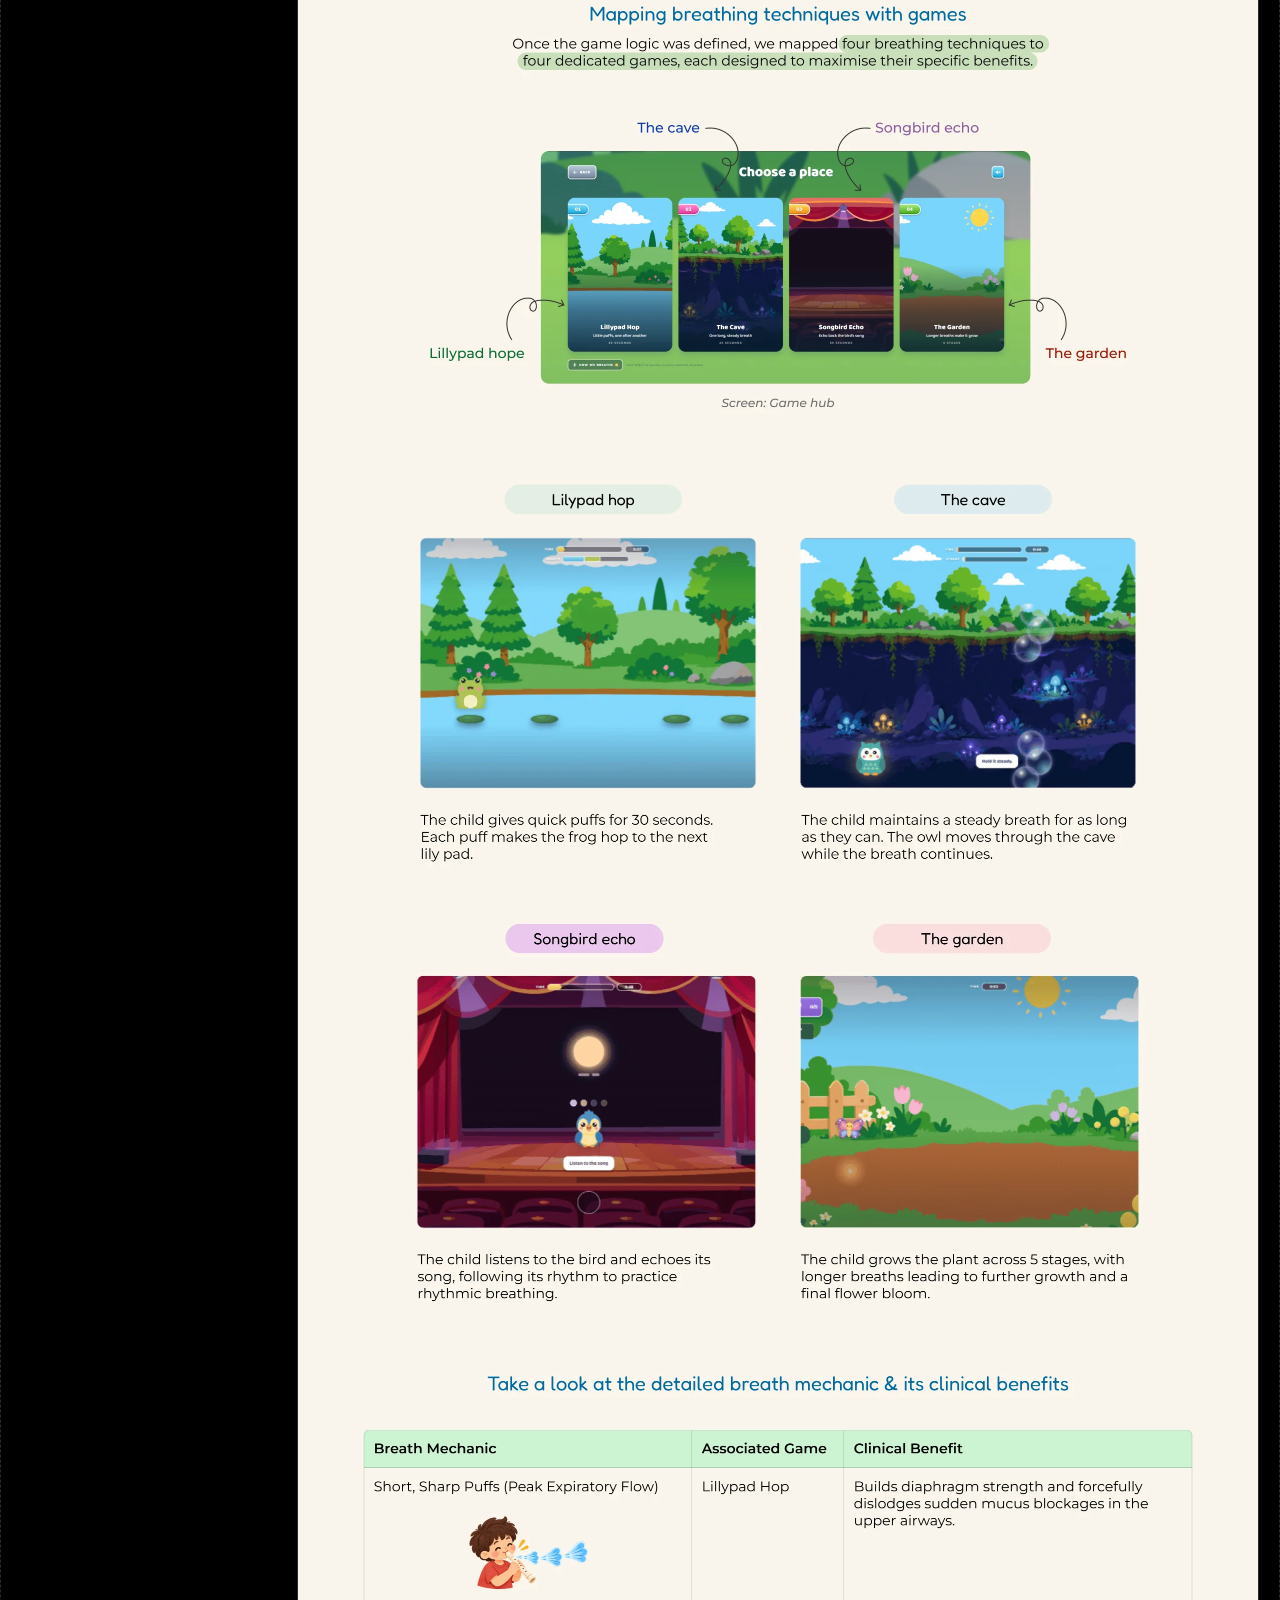
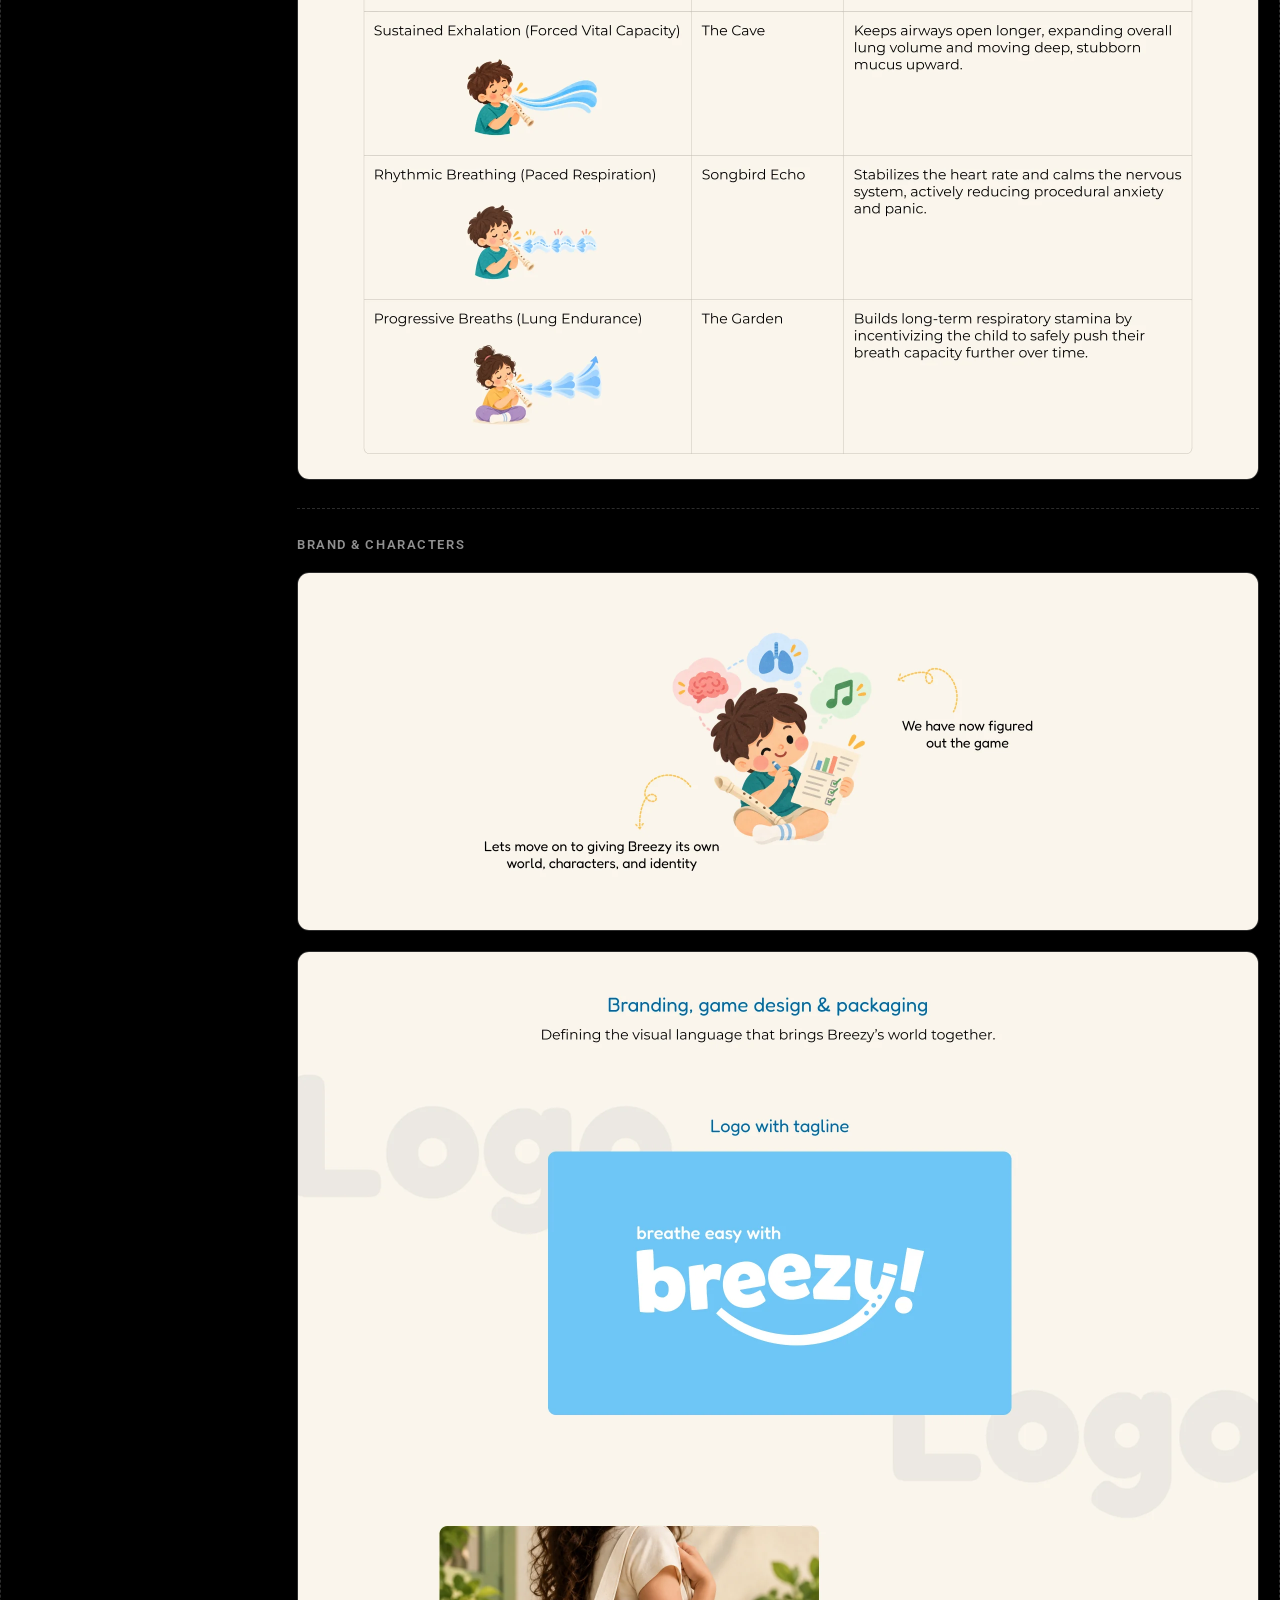
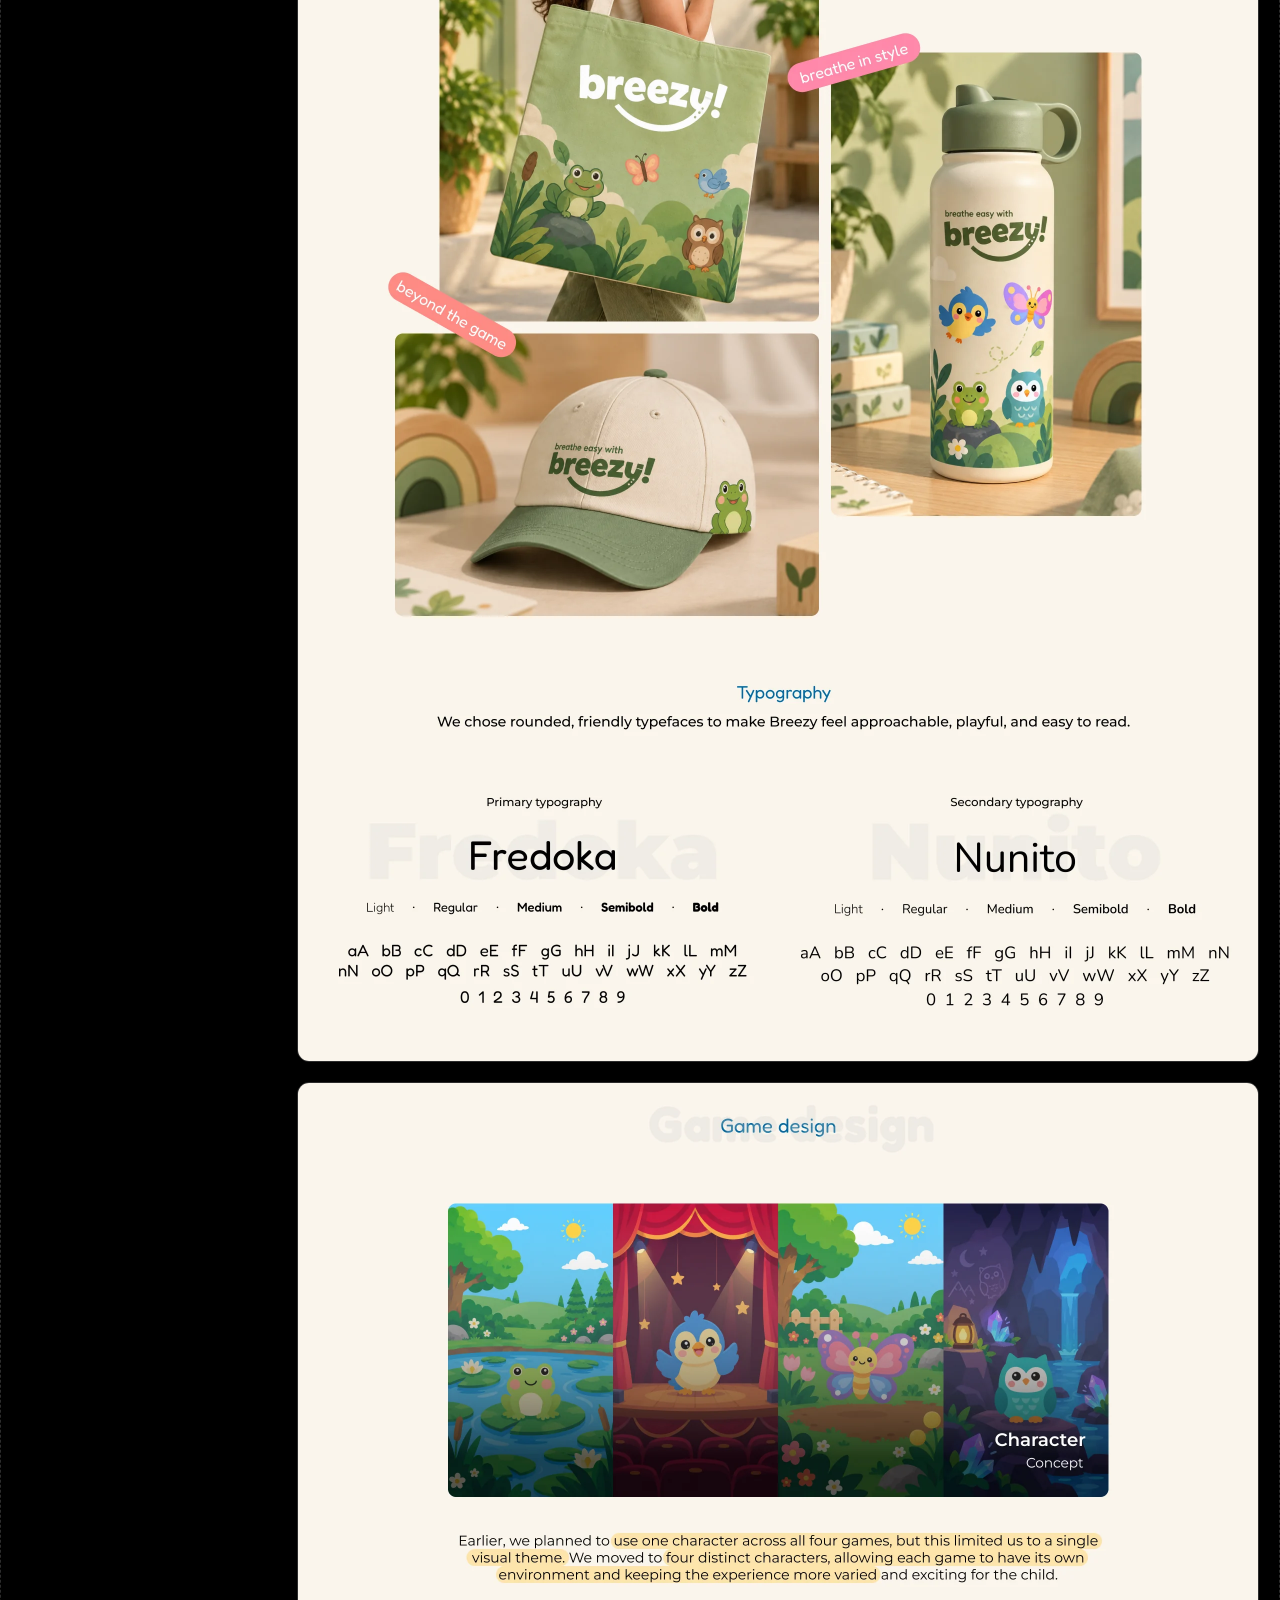
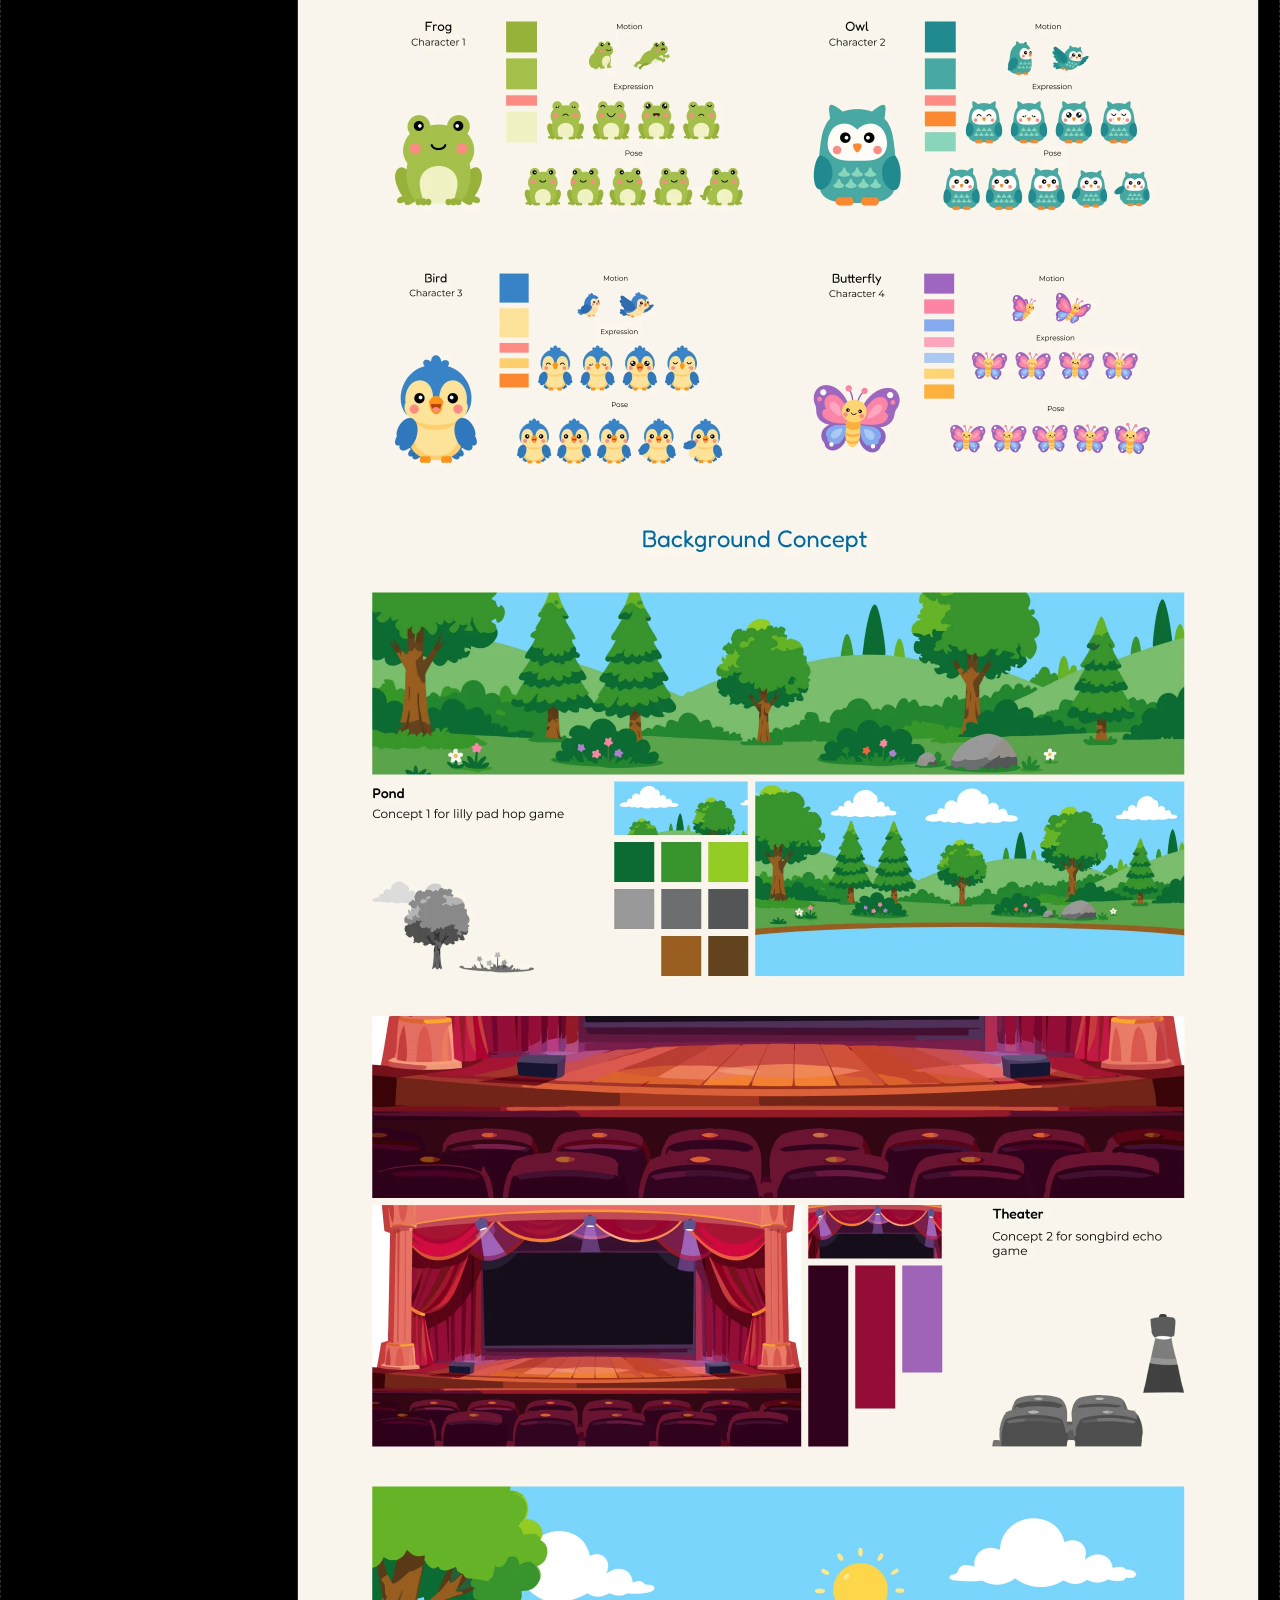
<file: breezy.html>
<!DOCTYPE html>
<html lang="en">
<head>
  <meta charset="utf-8">
  <meta name="viewport" content="width=device-width, initial-scale=1">
  <title>Breezy · Kirti’s Portfolio</title>
  <link rel="preconnect" href="https://fonts.googleapis.com">
  <link rel="preconnect" href="https://fonts.gstatic.com" crossorigin>
  <link rel="stylesheet" href="https://fonts.googleapis.com/css2?family=Roboto:wght@400;500;600;700&family=Short+Stack&display=swap">
  <link rel="stylesheet" href="styles.css?v=20261128i">
  <link rel="stylesheet" href="case-study.css?v=20261128i">
</head>
<body class="cs-page">
  <header class="nav">
    <div class="nav__inner">
      <nav class="nav__links" aria-label="Primary">
        <a class="nav__item nav__item--tab" href="index.html#home">Home</a>
        <a class="nav__item nav__item--tab nav__item--active" href="index.html#work">Work</a>
        <a class="nav__item nav__item--tab" href="index.html#about">Process</a>
        <a class="nav__item nav__item--more" href="assets/Kirti_Gupta_Resume.pdf?v=2" data-resume>Resume <img src="assets/arrow.svg" width="18" height="18" alt=""></a>
      </nav>
    </div>
  </header>

  <div class="cs">
    <!-- Index: sticky sidebar on desktop, floating button + sheet on phones -->
    <button class="cs-toc-btn" id="toc-btn" type="button" aria-label="Open case study index" aria-expanded="false" aria-controls="toc">
      <svg width="20" height="20" viewBox="0 0 20 20" fill="none" aria-hidden="true"><path d="M3 5h.01M3 10h.01M3 15h.01M7 5h10M7 10h10M7 15h10" stroke="currentColor" stroke-width="2" stroke-linecap="round"/></svg>
    </button>
    <aside class="cs-toc" id="toc" aria-label="Case study index">
      <p class="cs-toc__label">Index</p>
      <ol>
        <li><a href="#overview" class="is-active">Overview</a></li>
        <li><a href="#research">Research</a></li>
        <li><a href="#how">How Breezy works</a></li>
        <li><a href="#games">The games</a></li>
        <li><a href="#identity">Brand &amp; characters</a></li>
        <li><a href="#packaging">Packaging</a></li>
      </ol>
    </aside>

    <main class="cs-main">
      <p class="cs-crumb"><a href="index.html#work">Work</a> / Breezy</p>
      <h1 class="cs-title">Breezy – A breath-controlled game for children</h1>
      <p class="cs-sub">A flute, four animal friends and a calmer child. Breezy makes breathing practice feel like play, designed to ease anxiety before medical tests and help children aged 5–10 keep practising.</p>

      <dl class="cs-meta">
        <div><dt>My role</dt><dd>UX research, Product strategy, Interaction &amp; System Design, Branding &amp; Packaging</dd></div>
        <div><dt>Scope</dt><dd>UI, UX, Interaction Design</dd></div>
        <div><dt>Industry</dt><dd>Healthcare</dd></div>
        <div><dt>Project type</dt><dd>Academic</dd></div>
        <div><dt>Duration</dt><dd>3 weeks, 2026</dd></div>
      </dl>

      <section class="cs-summary" aria-labelledby="sum-h">
        <h2 id="sum-h">Summary</h2>
        <ul>
          <li><b>What it is</b> Breezy reimagines pediatric respiratory therapy by transforming clinical breathing exercises into an engaging digital-physical gaming experience. It uses mechanics like short puffs to hop across lily pads, breaks the monotonous loop and turns a daily medical chore into a fun skill-building experience.</li>
          <li><b>At a glance</b> 4 games, for children aged 5–10, with a flute as the game controller.</li>
        </ul>
        <p class="cs-links">
          <a href="https://www.behance.net/gallery/256071703/Breezy-Rethinking-breathing-therapy-through-play" target="_blank" rel="noopener noreferrer">View on Behance ↗</a>
        </p>
      </section>

      <!-- Each group is one index entry; the images are the case-study sections, in order -->
      <section class="cs-group" id="overview" data-title="Overview">
        <img src="assets/breezy/01.webp" width="1920" height="1259" alt="Breezy at a glance. Scope: UI, UX, Interaction Design. Industry: Healthcare. Project type: Academic. Duration: 3 weeks. Year: 2026. My role: UX research, product strategy, interaction and system design, branding and packaging. Breathe easy with Breezy, a tablet game with a frog, an owl and a butterfly.">
        <img src="assets/breezy/02.webp" width="1920" height="1954" loading="lazy" alt="Introducing Breezy: it reimagines pediatric respiratory therapy by transforming clinical breathing exercises into an engaging digital-physical gaming experience. 4 games, age group 5-10, a flute as the game controller.">
      </section>

      <section class="cs-group" id="research" data-title="Research">
        <img src="assets/breezy/03.webp" width="1920" height="3271" loading="lazy" alt="Research into pediatric respiratory issues and respiratory therapies, and the three key insights that emerged, including the dyspnea-anxiety cycle.">
        <img src="assets/breezy/04.webp" width="1920" height="4393" loading="lazy" alt="Supporting evidence for our decisions, including bubble breath therapy (2025) on playful breathing, and wind-instrument training that supports the use of a flute for breathing exercises.">
      </section>

      <section class="cs-group" id="how" data-title="How Breezy works">
        <img src="assets/breezy/05.webp" width="1920" height="5237" loading="lazy" alt="How Breezy works: the physical setup, the hardware flow and the game logic that turns each breath into an interaction, including calibrating a soft and a strong blow with an Arduino.">
      </section>

      <section class="cs-group" id="games" data-title="The games">
        <img src="assets/breezy/06.webp" width="1920" height="4275" loading="lazy" alt="Mapping four breathing techniques to four dedicated games, each designed to maximise its specific benefits, with the breath mechanic and clinical benefits of each.">
      </section>

      <section class="cs-group" id="identity" data-title="Brand &amp; characters">
        <img src="assets/breezy/07.webp" width="1920" height="714" loading="lazy" alt="We have now figured out the game. Let us move on to giving Breezy its own world, characters and identity.">
        <img src="assets/breezy/08.webp" width="1920" height="3418" loading="lazy" alt="Branding, game design and packaging: defining the visual language that brings Breezy’s world together, with rounded, friendly typefaces.">
        <img src="assets/breezy/09.webp" width="1920" height="5980" loading="lazy" alt="Four distinct characters, one for each game, with concepts for the lily pad hop game, the songbird echo game and the garden game.">
      </section>

      <section class="cs-group" id="packaging" data-title="Packaging">
        <img src="assets/breezy/10.webp" width="1920" height="4626" loading="lazy" alt="Packaging designed to make the setup feel like part of the Breezy experience: a premium printed finish, 3D pop-up elements, compartments for the flute, sensor and pipe, origami instructions and sheets, and the packaging dielines. Thank you for your time.">
      </section>

      <p class="cs-back"><a href="index.html#work">← Back to all work</a></p>
    </main>
  </div>

  <script src="resume.js?v=20261128i"></script>
  <script src="case-study.js?v=20261128i"></script>
</body>
</html>
</file>
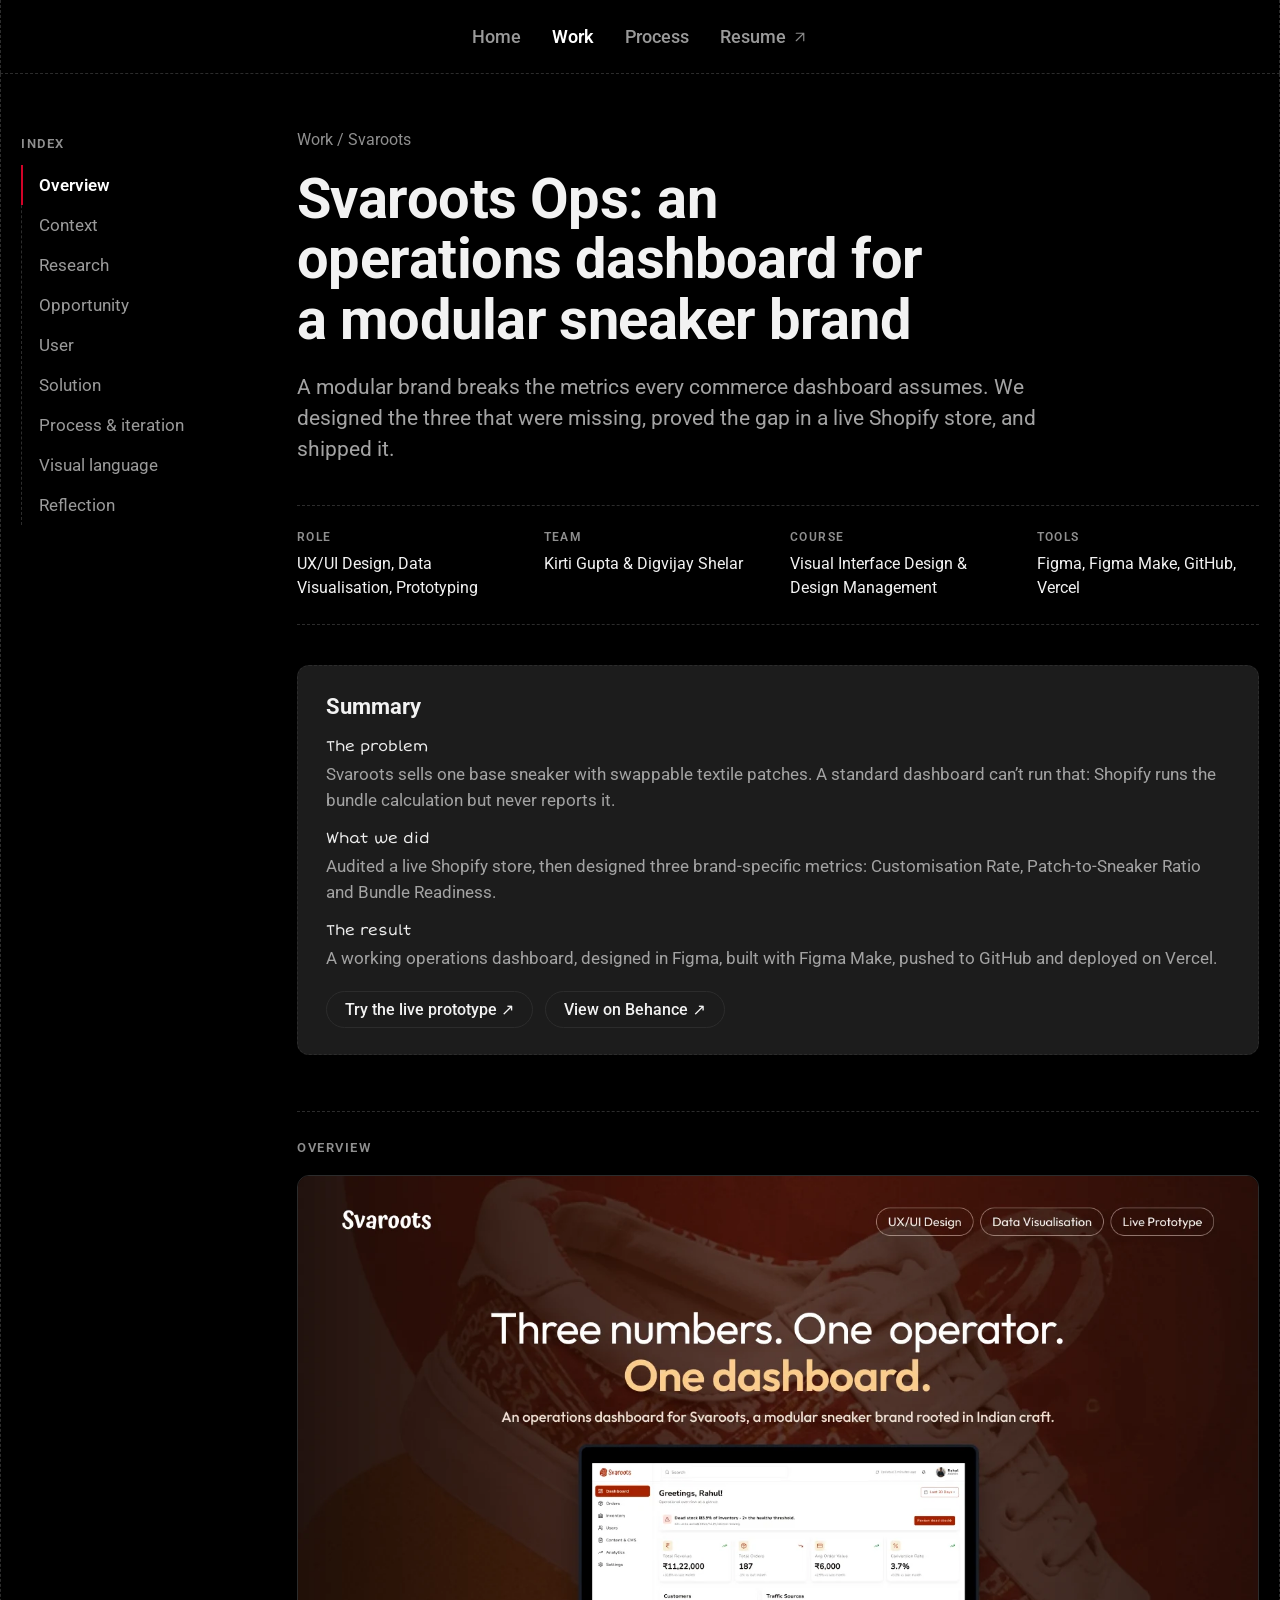
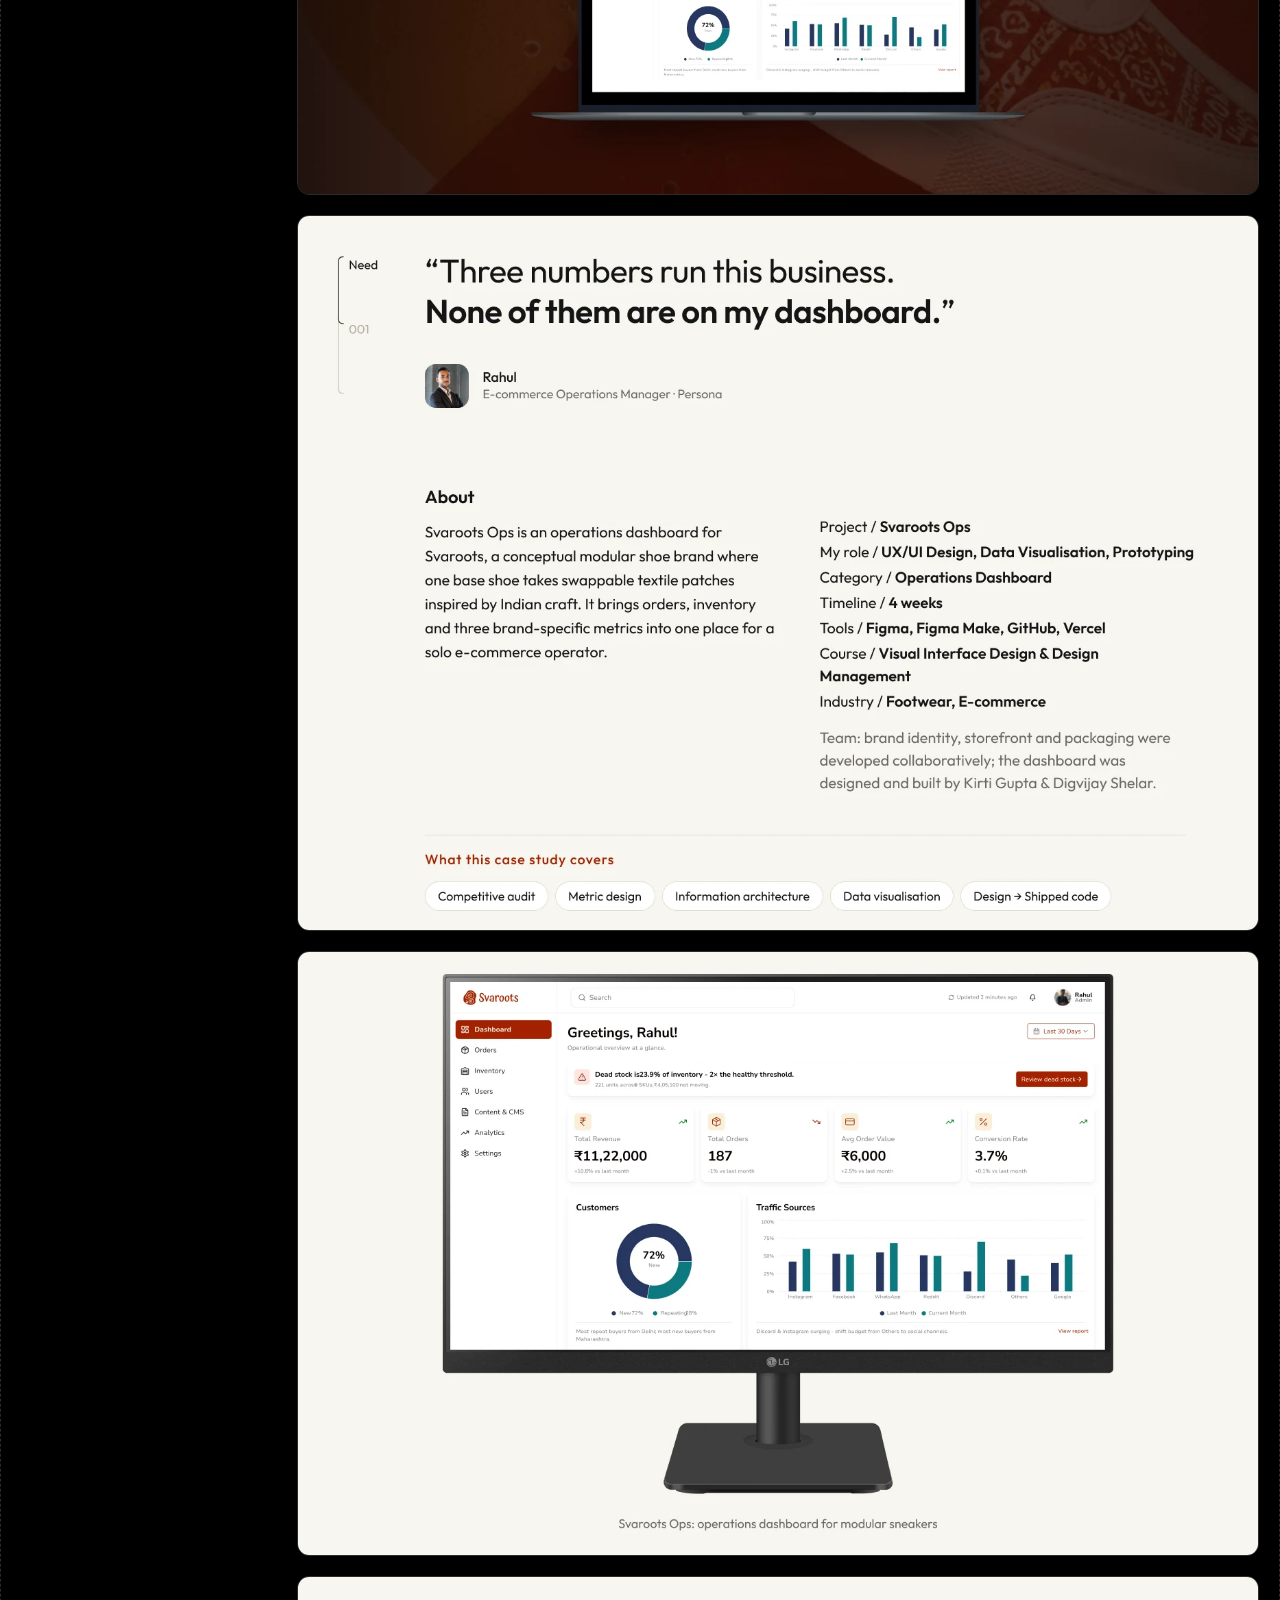
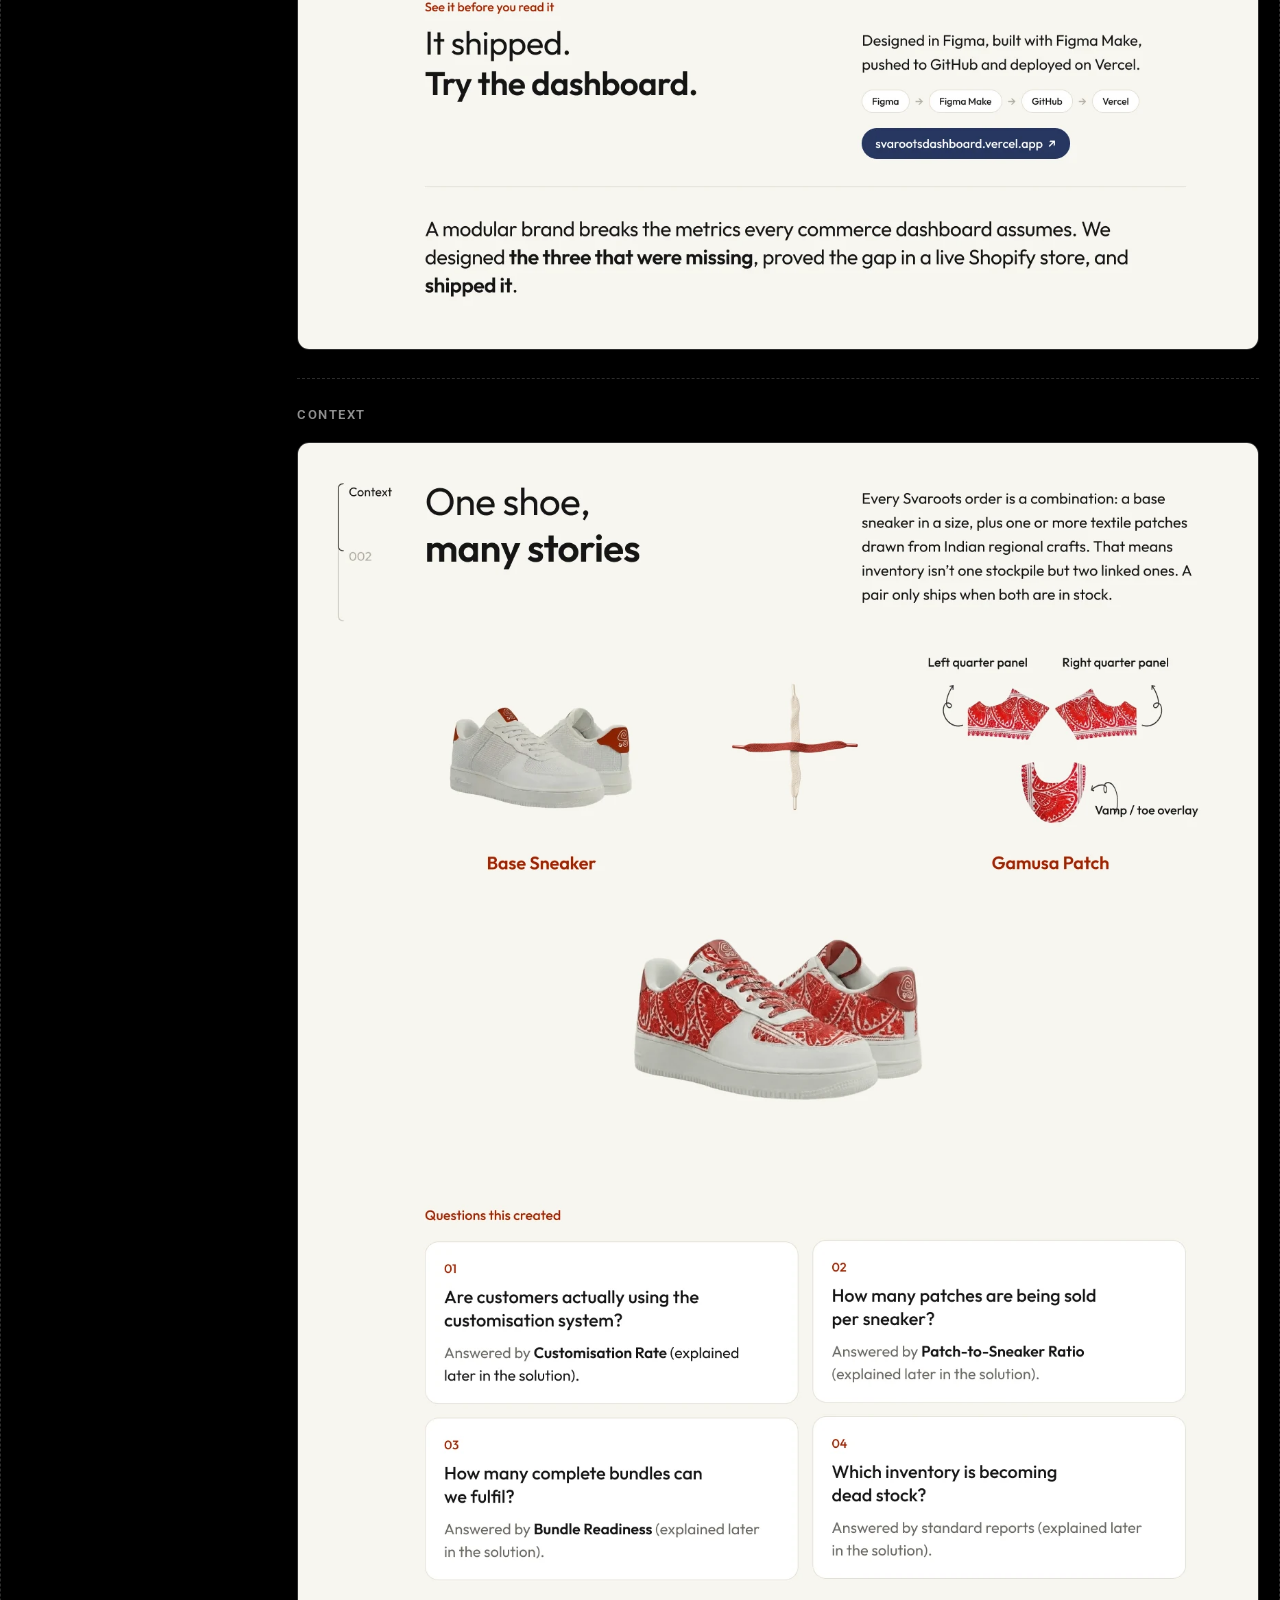
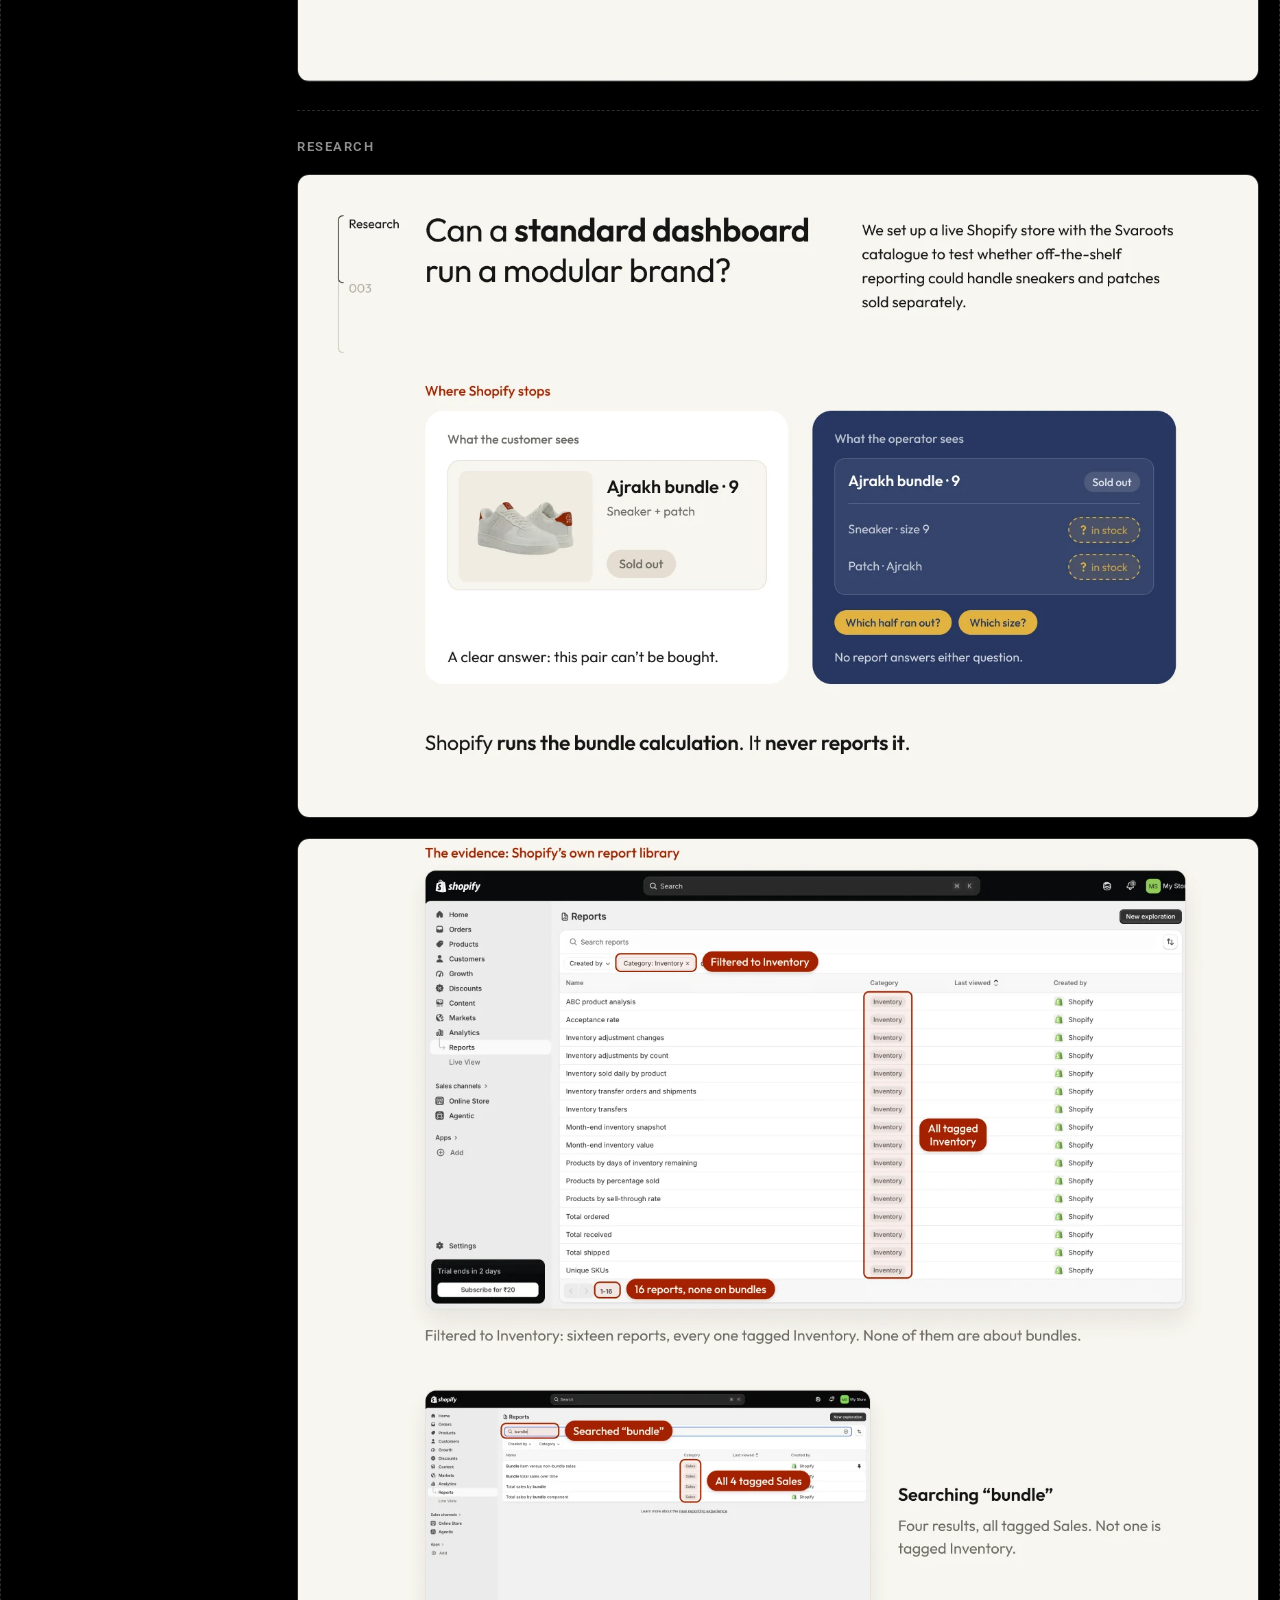
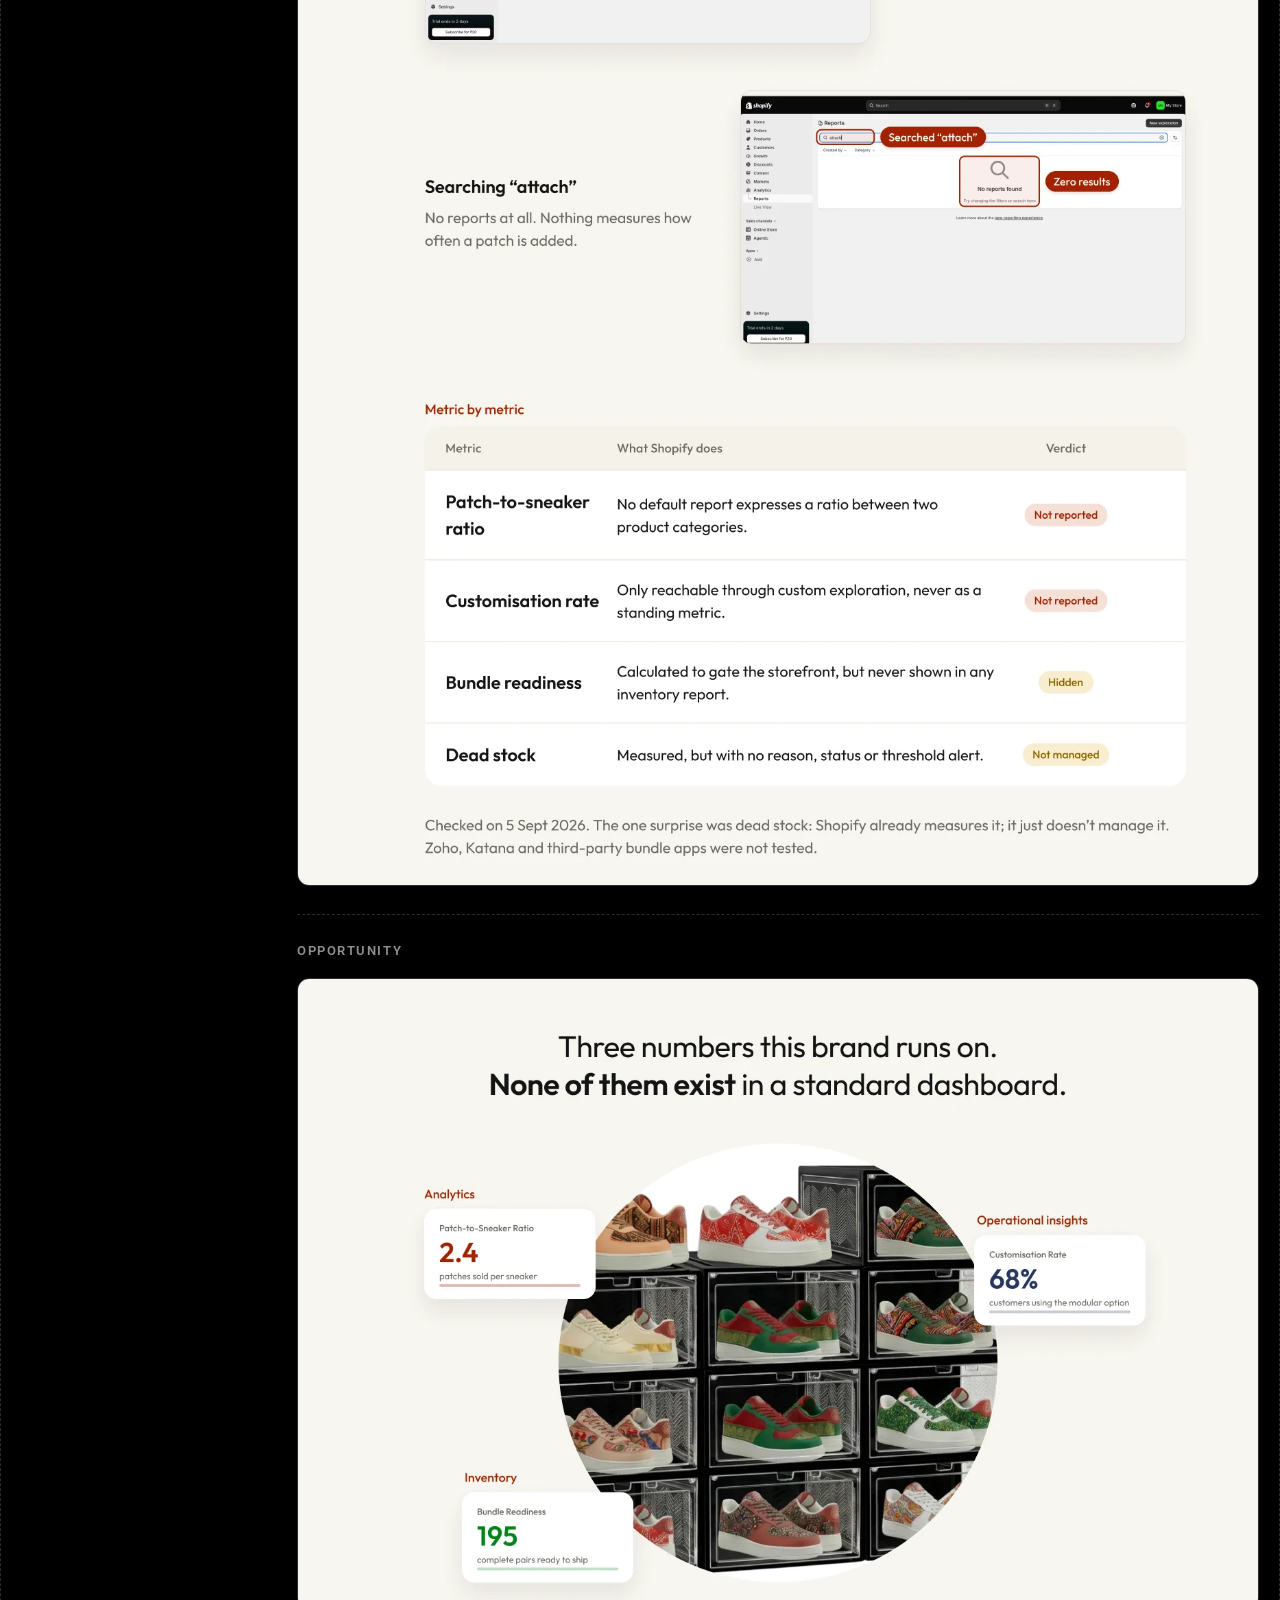
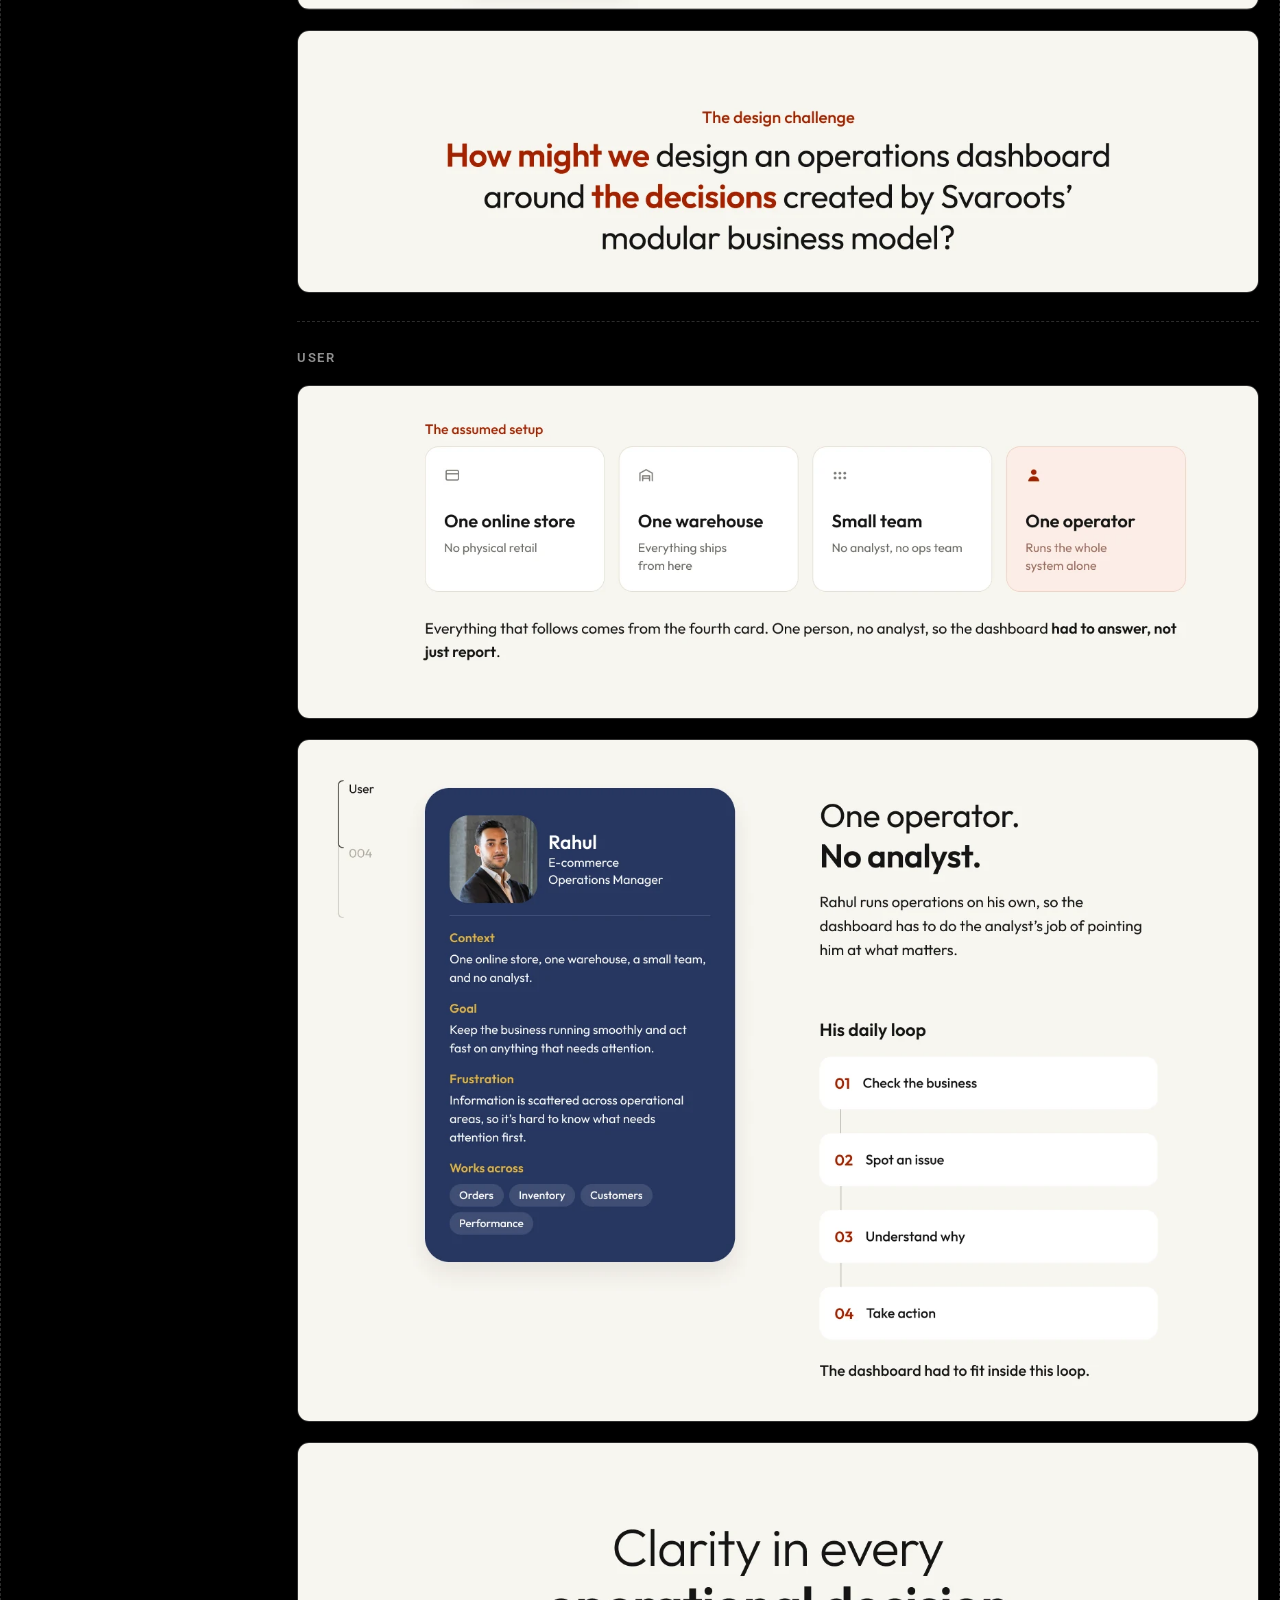
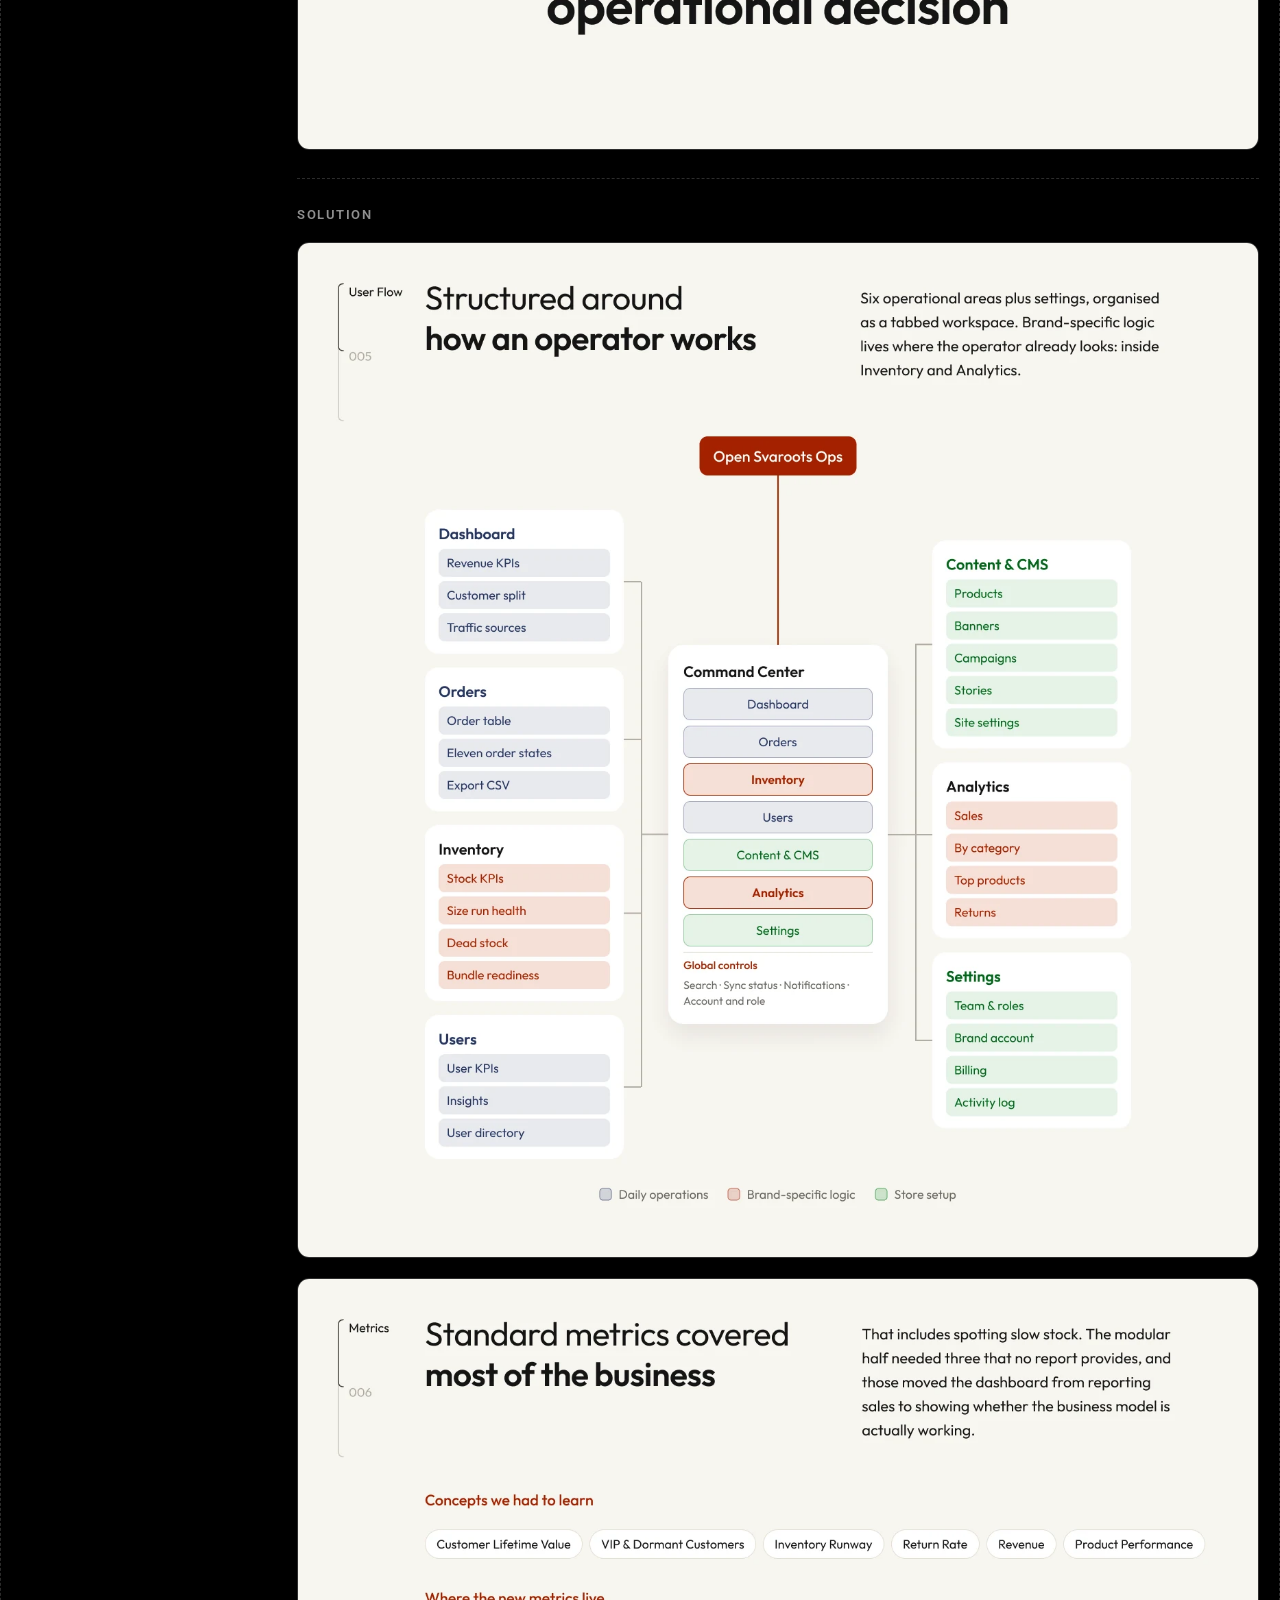
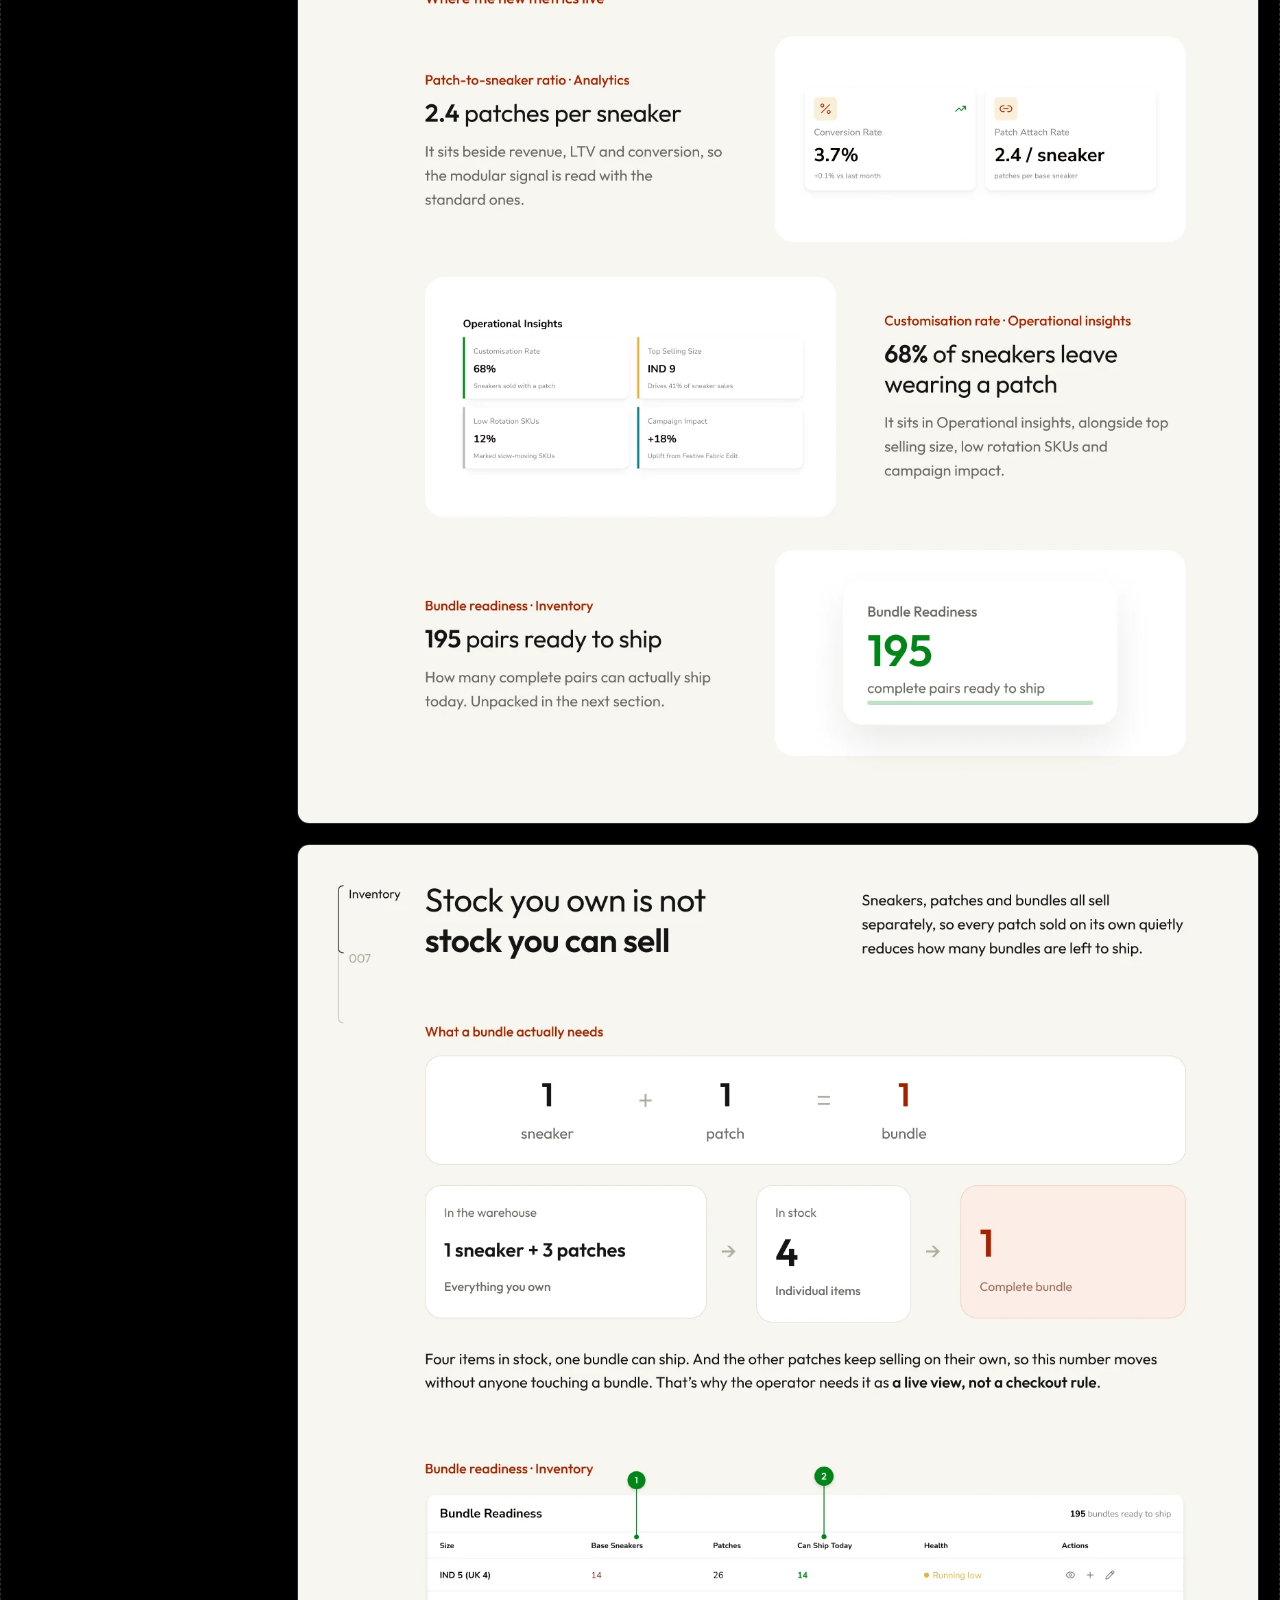
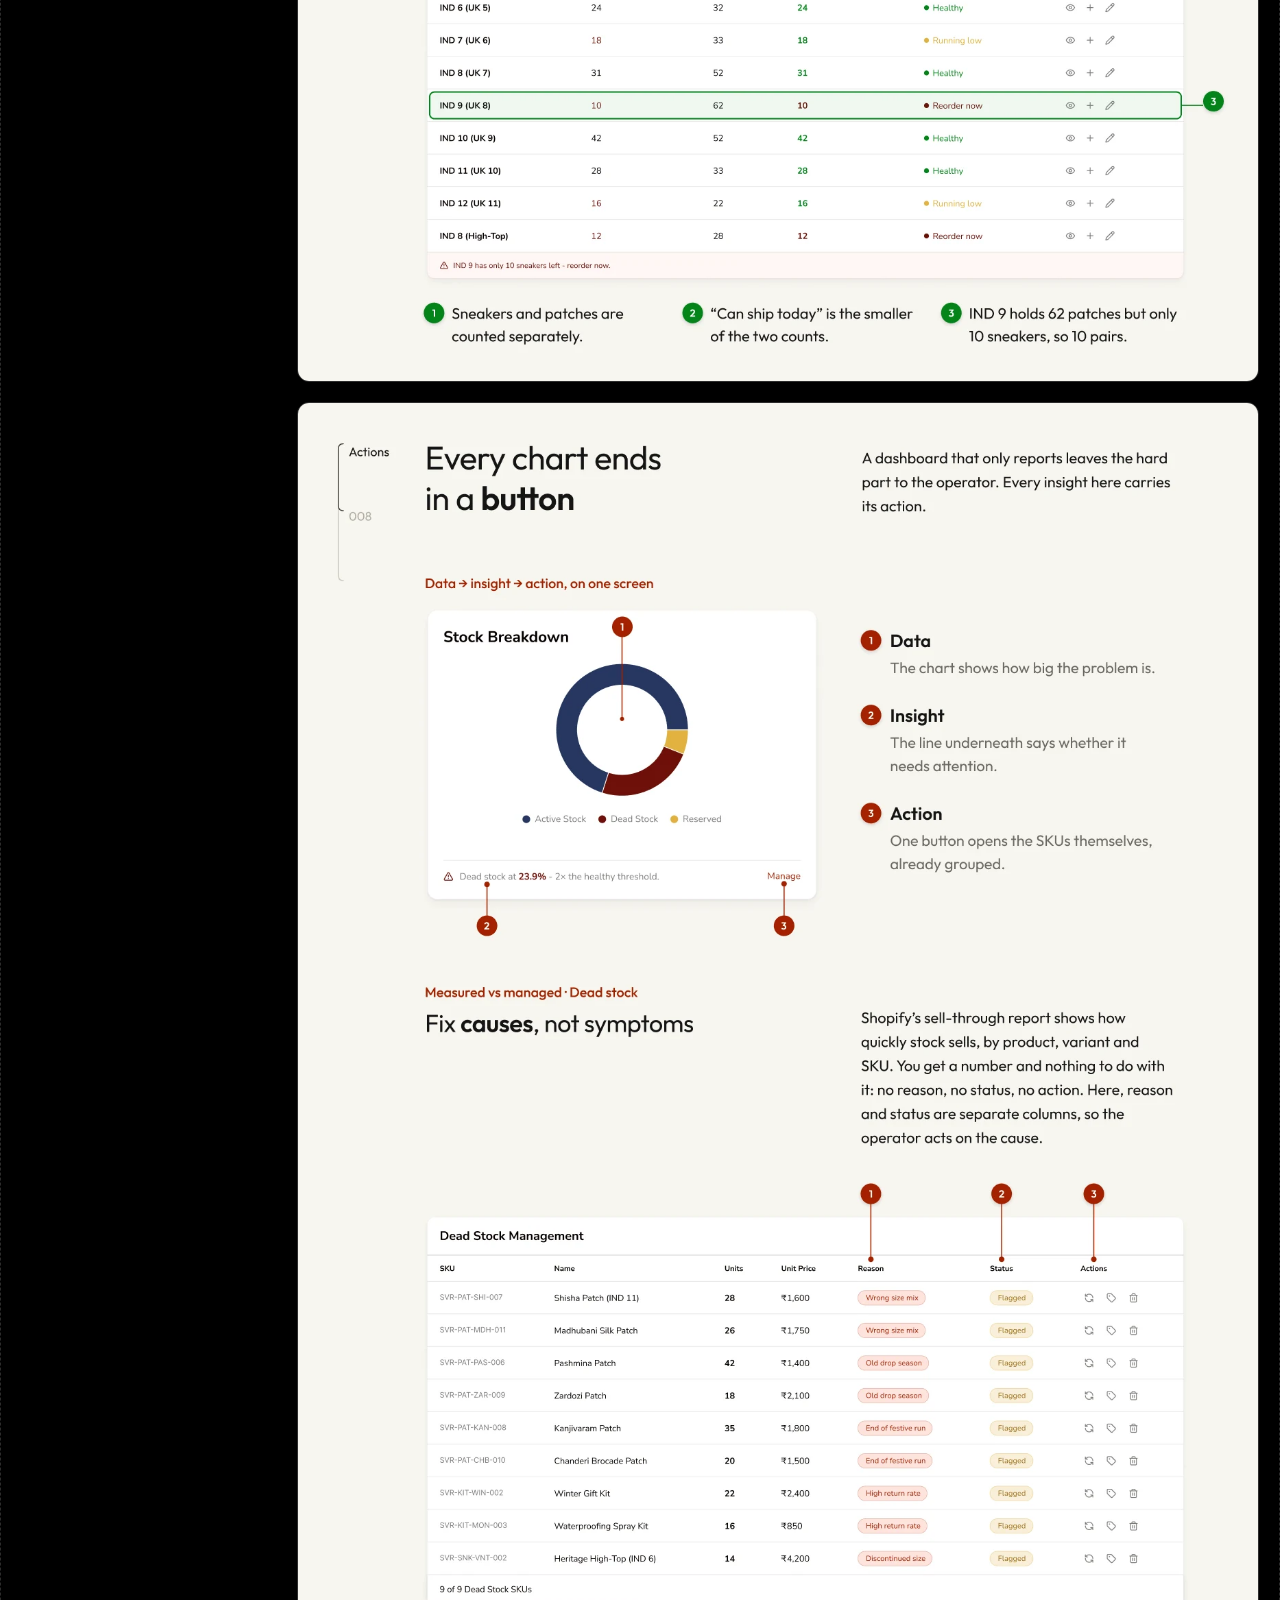
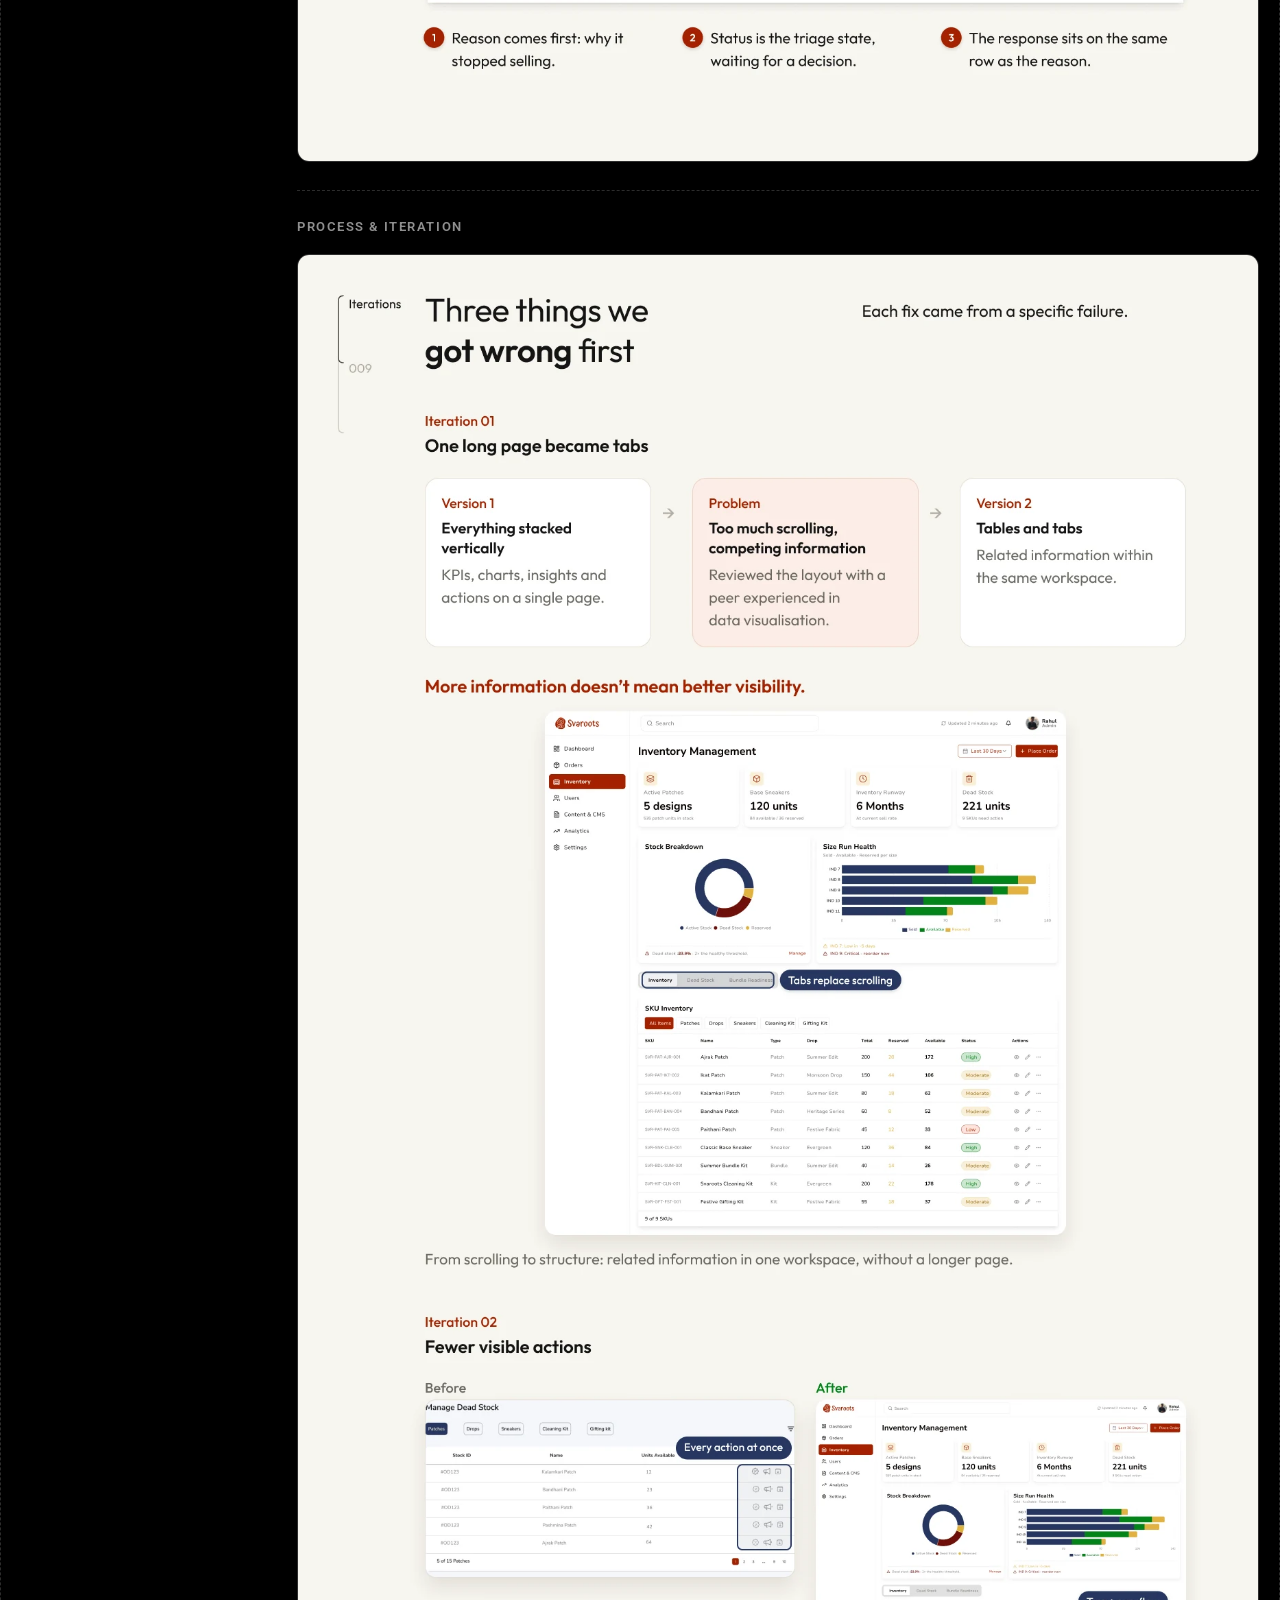
<file: svaroots.html>
<!DOCTYPE html>
<html lang="en">
<head>
  <meta charset="utf-8">
  <meta name="viewport" content="width=device-width, initial-scale=1">
  <title>Svaroots Ops · Kirti’s Portfolio</title>
  <link rel="preconnect" href="https://fonts.googleapis.com">
  <link rel="preconnect" href="https://fonts.gstatic.com" crossorigin>
  <link rel="stylesheet" href="https://fonts.googleapis.com/css2?family=Roboto:wght@400;500;600;700&family=Short+Stack&display=swap">
  <link rel="stylesheet" href="styles.css?v=20261128i">
  <link rel="stylesheet" href="case-study.css?v=20261128i">
</head>
<body class="cs-page">
  <header class="nav">
    <div class="nav__inner">
      <nav class="nav__links" aria-label="Primary">
        <a class="nav__item nav__item--tab" href="index.html#home">Home</a>
        <a class="nav__item nav__item--tab nav__item--active" href="index.html#work">Work</a>
        <a class="nav__item nav__item--tab" href="index.html#about">Process</a>
        <a class="nav__item nav__item--more" href="assets/Kirti_Gupta_Resume.pdf?v=2" data-resume>Resume <img src="assets/arrow.svg" width="18" height="18" alt=""></a>
      </nav>
    </div>
  </header>

  <div class="cs">
    <!-- Index: sticky sidebar on desktop, floating button + sheet on phones -->
    <button class="cs-toc-btn" id="toc-btn" type="button" aria-label="Open case study index" aria-expanded="false" aria-controls="toc">
      <svg width="20" height="20" viewBox="0 0 20 20" fill="none" aria-hidden="true"><path d="M3 5h.01M3 10h.01M3 15h.01M7 5h10M7 10h10M7 15h10" stroke="currentColor" stroke-width="2" stroke-linecap="round"/></svg>
    </button>
    <aside class="cs-toc" id="toc" aria-label="Case study index">
      <p class="cs-toc__label">Index</p>
      <ol>
        <li><a href="#overview" class="is-active">Overview</a></li>
        <li><a href="#context">Context</a></li>
        <li><a href="#research">Research</a></li>
        <li><a href="#opportunity">Opportunity</a></li>
        <li><a href="#user">User</a></li>
        <li><a href="#solution">Solution</a></li>
        <li><a href="#iteration">Process &amp; iteration</a></li>
        <li><a href="#visual">Visual language</a></li>
        <li><a href="#reflection">Reflection</a></li>
      </ol>
    </aside>

    <main class="cs-main">
      <p class="cs-crumb"><a href="index.html#work">Work</a> / Svaroots</p>
      <h1 class="cs-title">Svaroots Ops: an operations dashboard for a modular sneaker brand</h1>
      <p class="cs-sub">A modular brand breaks the metrics every commerce dashboard assumes. We designed the three that were missing, proved the gap in a live Shopify store, and shipped it.</p>

      <dl class="cs-meta">
        <div><dt>Role</dt><dd>UX/UI Design, Data Visualisation, Prototyping</dd></div>
        <div><dt>Team</dt><dd>Kirti Gupta &amp; Digvijay Shelar</dd></div>
        <div><dt>Course</dt><dd>Visual Interface Design &amp; Design Management</dd></div>
        <div><dt>Tools</dt><dd>Figma, Figma Make, GitHub, Vercel</dd></div>
      </dl>

      <section class="cs-summary" aria-labelledby="sum-h">
        <h2 id="sum-h">Summary</h2>
        <ul>
          <li><b>The problem</b> Svaroots sells one base sneaker with swappable textile patches. A standard dashboard can’t run that: Shopify runs the bundle calculation but never reports it.</li>
          <li><b>What we did</b> Audited a live Shopify store, then designed three brand-specific metrics: Customisation Rate, Patch-to-Sneaker Ratio and Bundle Readiness.</li>
          <li><b>The result</b> A working operations dashboard, designed in Figma, built with Figma Make, pushed to GitHub and deployed on Vercel.</li>
        </ul>
        <p class="cs-links">
          <a href="https://svarootsdashboard.vercel.app" target="_blank" rel="noopener noreferrer">Try the live prototype ↗</a>
          <a href="https://www.behance.net/gallery/258422673/Svaroots-Operations-Dashboard-for-Modular-Sneakers" target="_blank" rel="noopener noreferrer">View on Behance ↗</a>
        </p>
      </section>

      <!-- Each group is one index entry; the images are the case-study sections, in order -->
      <section class="cs-group" id="overview" data-title="Overview">
        <img src="assets/svaroots/01.webp" width="1400" height="900" alt="Svaroots Ops cover: Three numbers. One operator. One dashboard. An operations dashboard for Svaroots, a modular sneaker brand rooted in Indian craft.">
        <img src="assets/svaroots/02.webp" width="1400" height="1042" loading="lazy" alt="Need and About: “Three numbers run this business. None of them are on my dashboard.” Persona Rahul, E-commerce Operations Manager. Category: Operations Dashboard. Tools: Figma, Figma Make, GitHub, Vercel. Team: Kirti Gupta and Digvijay Shelar. Role: UX/UI Design, Data Visualisation, Prototyping.">
        <img src="assets/svaroots/03.webp" width="1400" height="880" loading="lazy" alt="Svaroots Ops: operations dashboard for modular sneakers, shown on a monitor.">
        <img src="assets/svaroots/04.webp" width="1400" height="542" loading="lazy" alt="It shipped. Try the dashboard. Designed in Figma, built with Figma Make, pushed to GitHub and deployed on Vercel at svarootsdashboard.vercel.app.">
      </section>

      <section class="cs-group" id="context" data-title="Context">
        <img src="assets/svaroots/05.webp" width="1400" height="1805" loading="lazy" alt="Context, one shoe, many stories. Every order is a base sneaker plus one or more textile patches, so inventory is two linked stockpiles and a pair only ships when both are in stock.">
      </section>

      <section class="cs-group" id="research" data-title="Research">
        <img src="assets/svaroots/06.webp" width="1400" height="937" loading="lazy" alt="Research, Shopify audit. Can a standard dashboard run a modular brand? A live Shopify store with the Svaroots catalogue showed that Shopify runs the bundle calculation but never reports it.">
        <img src="assets/svaroots/07.webp" width="1400" height="2400" loading="lazy" alt="The evidence: Shopify’s own report library has no reports on bundles, patch attach rate or the patch-to-sneaker ratio. Checked on 5 Sept 2026.">
      </section>

      <section class="cs-group" id="opportunity" data-title="Opportunity">
        <img src="assets/svaroots/08.webp" width="1400" height="919" loading="lazy" alt="Three numbers this brand runs on. None of them exist in a standard dashboard.">
        <img src="assets/svaroots/09.webp" width="1400" height="380" loading="lazy" alt="The design challenge: How might we design an operations dashboard around the decisions created by Svaroots’ modular business model?">
      </section>

      <section class="cs-group" id="user" data-title="User">
        <img src="assets/svaroots/10.webp" width="1400" height="484" loading="lazy" alt="The assumed setup: one person, no analyst, so the dashboard had to answer, not just report.">
        <img src="assets/svaroots/11.webp" width="1400" height="994" loading="lazy" alt="Meet Rahul, E-commerce Operations Manager. One online store, one warehouse, a small team, and no analyst.">
        <img src="assets/svaroots/12.webp" width="1400" height="446" loading="lazy" alt="Clarity in every operational decision.">
      </section>

      <section class="cs-group" id="solution" data-title="Solution">
        <img src="assets/svaroots/13.webp" width="1400" height="1479" loading="lazy" alt="User flow: structured around how an operator works. Six operational areas plus settings, organised as a tabbed workspace.">
        <img src="assets/svaroots/14.webp" width="1400" height="1668" loading="lazy" alt="Where the new metrics live: patch-to-sneaker ratio (2.4 patches per sneaker), customisation rate (68% of sneakers leave wearing a patch) and bundle readiness (195 pairs ready to ship).">
        <img src="assets/svaroots/15.webp" width="1400" height="1656" loading="lazy" alt="Stock you own is not stock you can sell. Sneakers and patches are counted separately and “can ship today” is the smaller of the two counts.">
        <img src="assets/svaroots/16.webp" width="1400" height="1981" loading="lazy" alt="Every chart ends in a button: data, insight and action on one screen, including the dead stock view with reason and status as separate columns.">
      </section>

      <section class="cs-group" id="iteration" data-title="Process &amp; iteration">
        <img src="assets/svaroots/17.webp" width="1400" height="3201" loading="lazy" alt="Three things we got wrong first: everything stacked vertically, tables that exposed every action at once, and alerts that did not lead with the problem.">
      </section>

      <section class="cs-group" id="visual" data-title="Visual language">
        <img src="assets/svaroots/18.webp" width="1400" height="1429" loading="lazy" alt="Design with typography and colour. Earthy craft colours from the brand guideline, Nunito Sans for data and Atma for the brand voice.">
      </section>

      <section class="cs-group" id="reflection" data-title="Reflection">
        <img src="assets/svaroots/19.webp" width="1400" height="1487" loading="lazy" alt="We built it, not just designed it, and what we’d test with real operators. We started with “What should we put on the dashboard?” and ended with “What decision should this information help someone make?”">
        <img src="assets/svaroots/20.webp" width="1400" height="828" loading="lazy" alt="Thanks for scrolling. Svaroots Ops is an operations dashboard for modular sneakers. Live prototype on Vercel.">
      </section>

      <p class="cs-back"><a href="index.html#work">← Back to all work</a></p>
    </main>
  </div>

  <script src="resume.js?v=20261128i"></script>
  <script src="case-study.js?v=20261128i"></script>
</body>
</html>
</file>
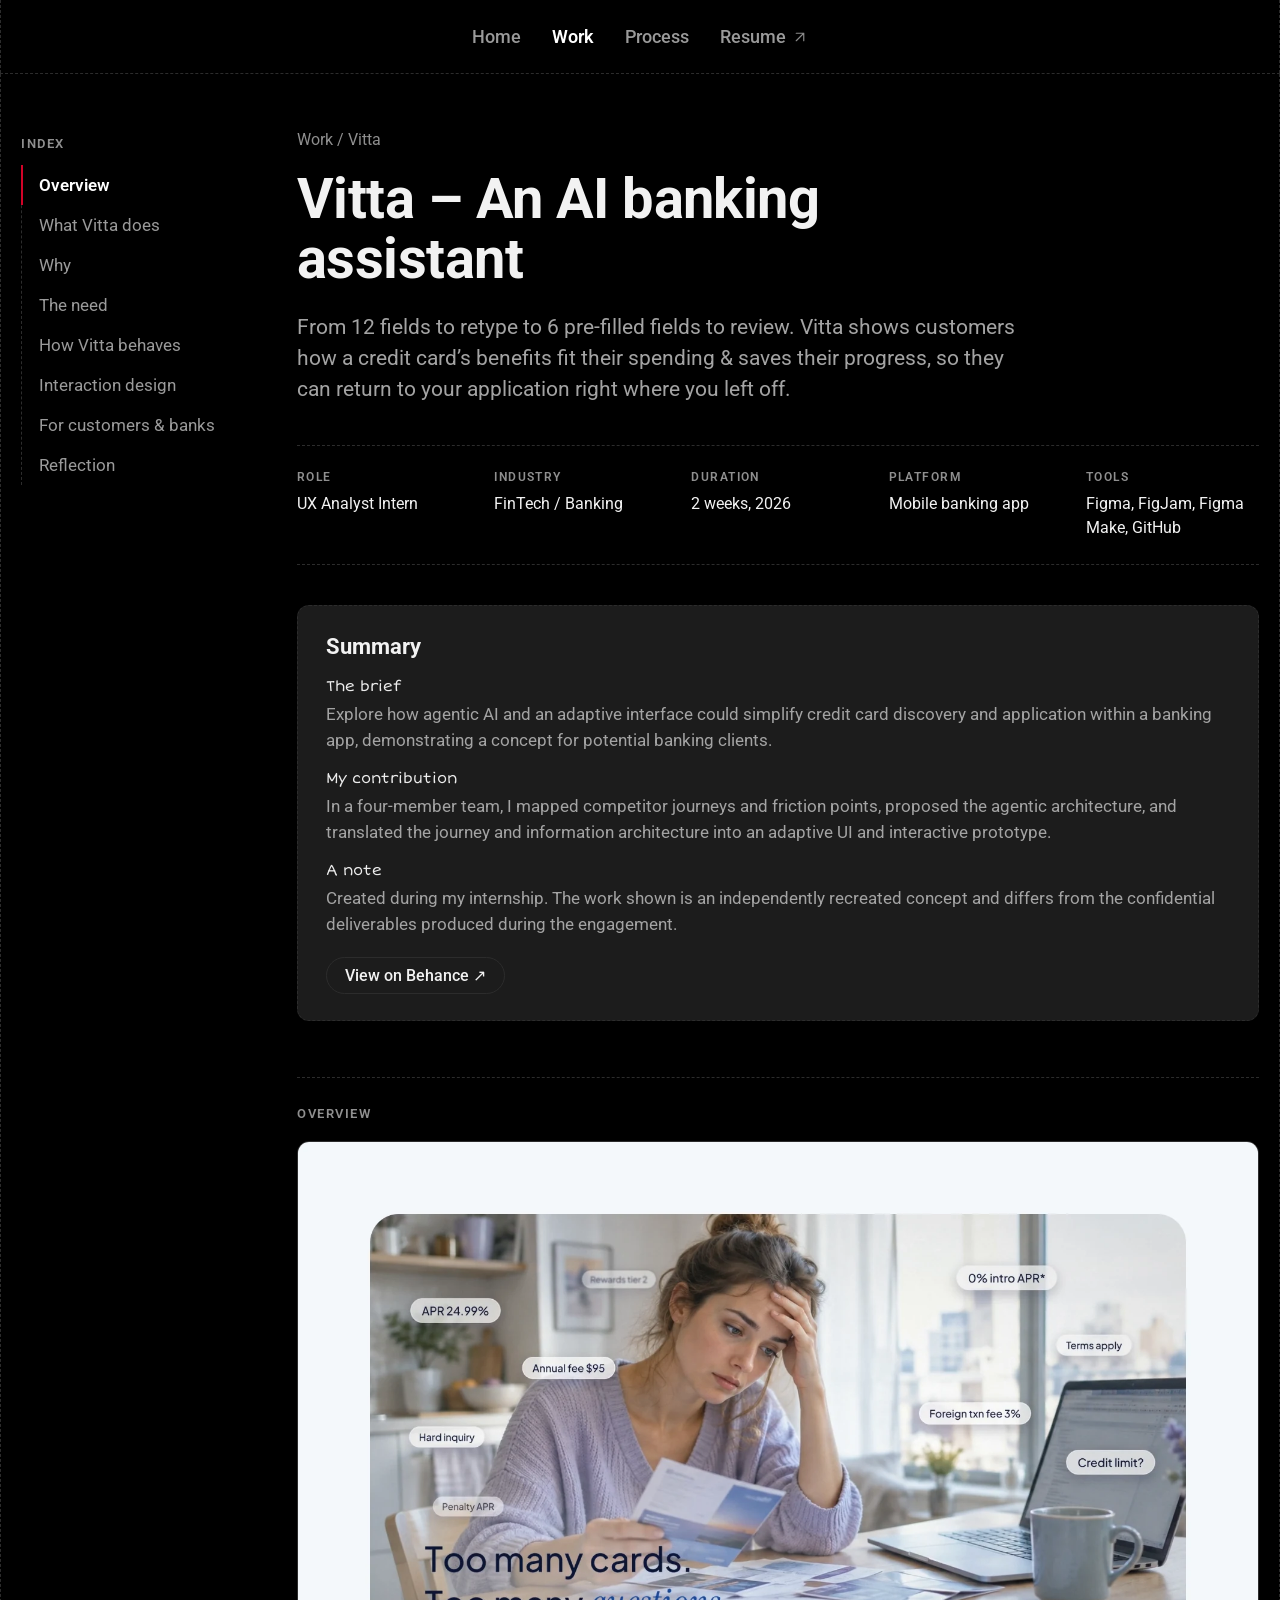
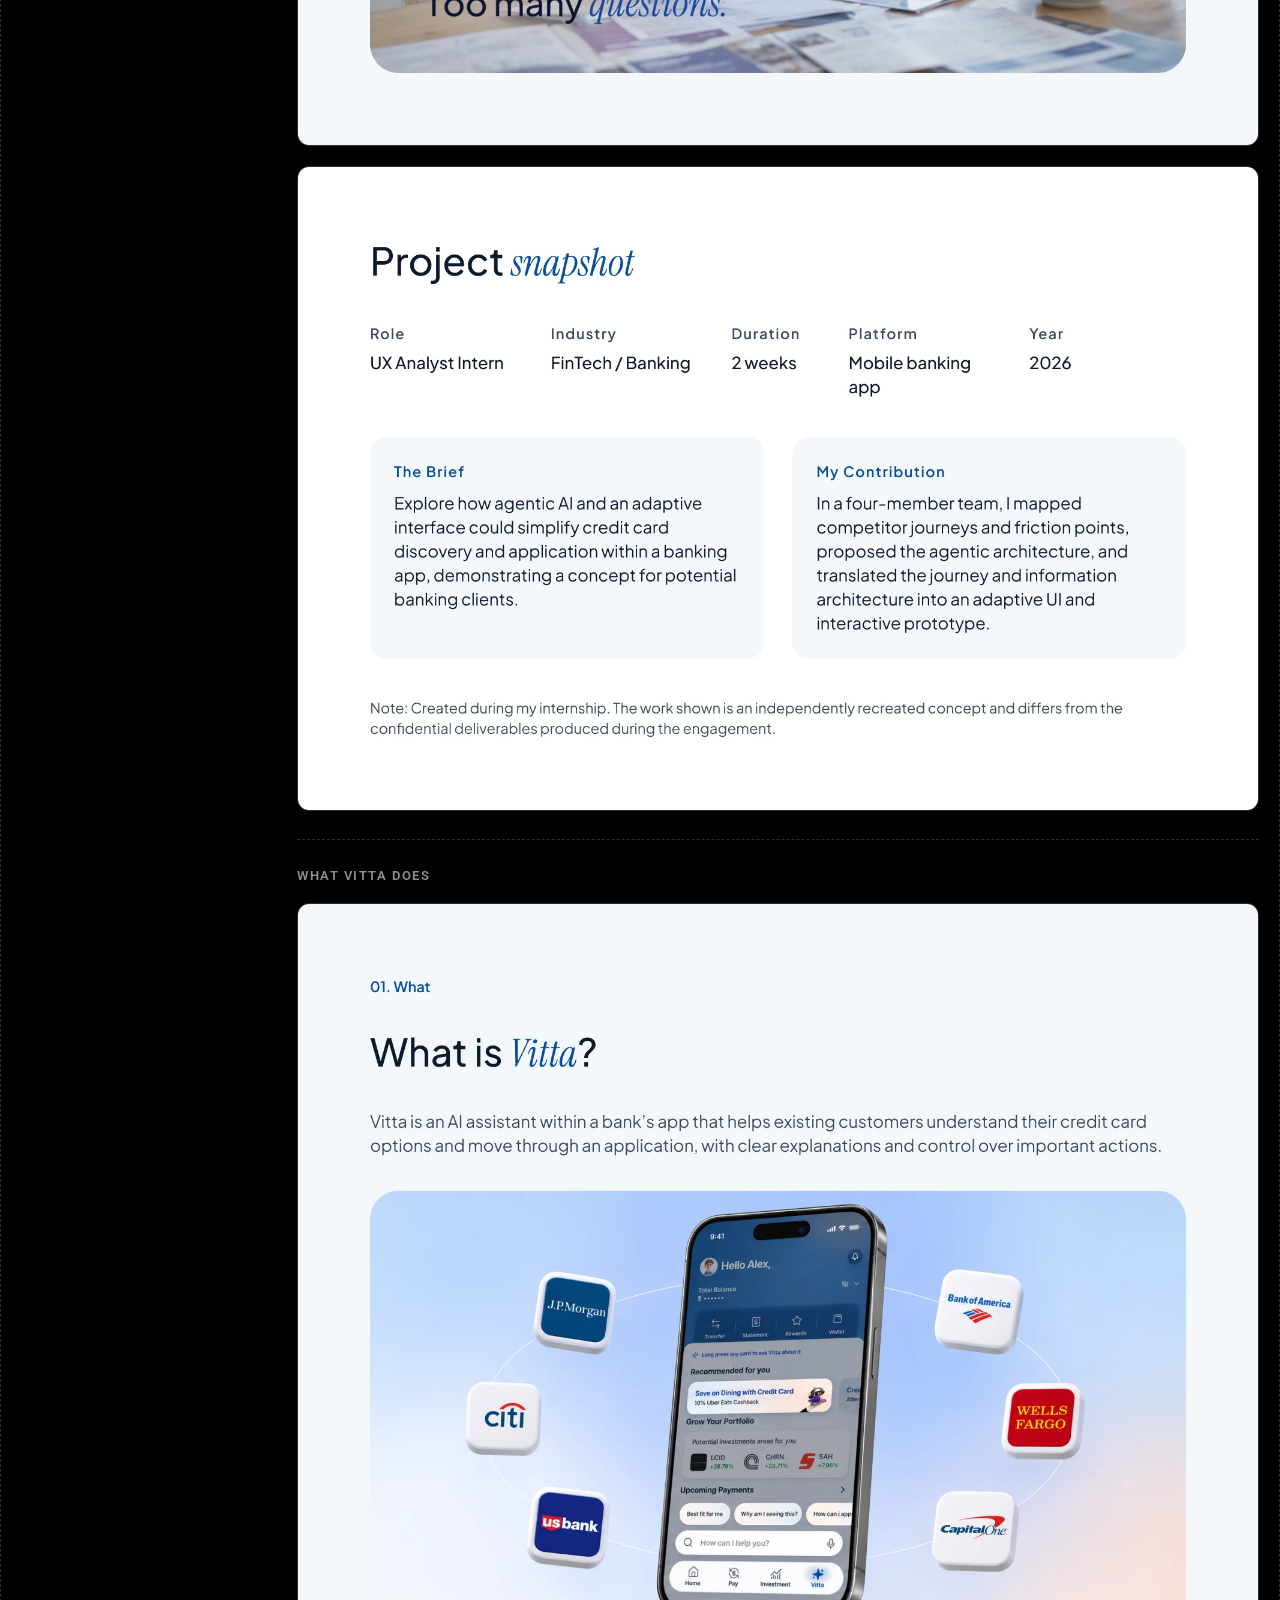
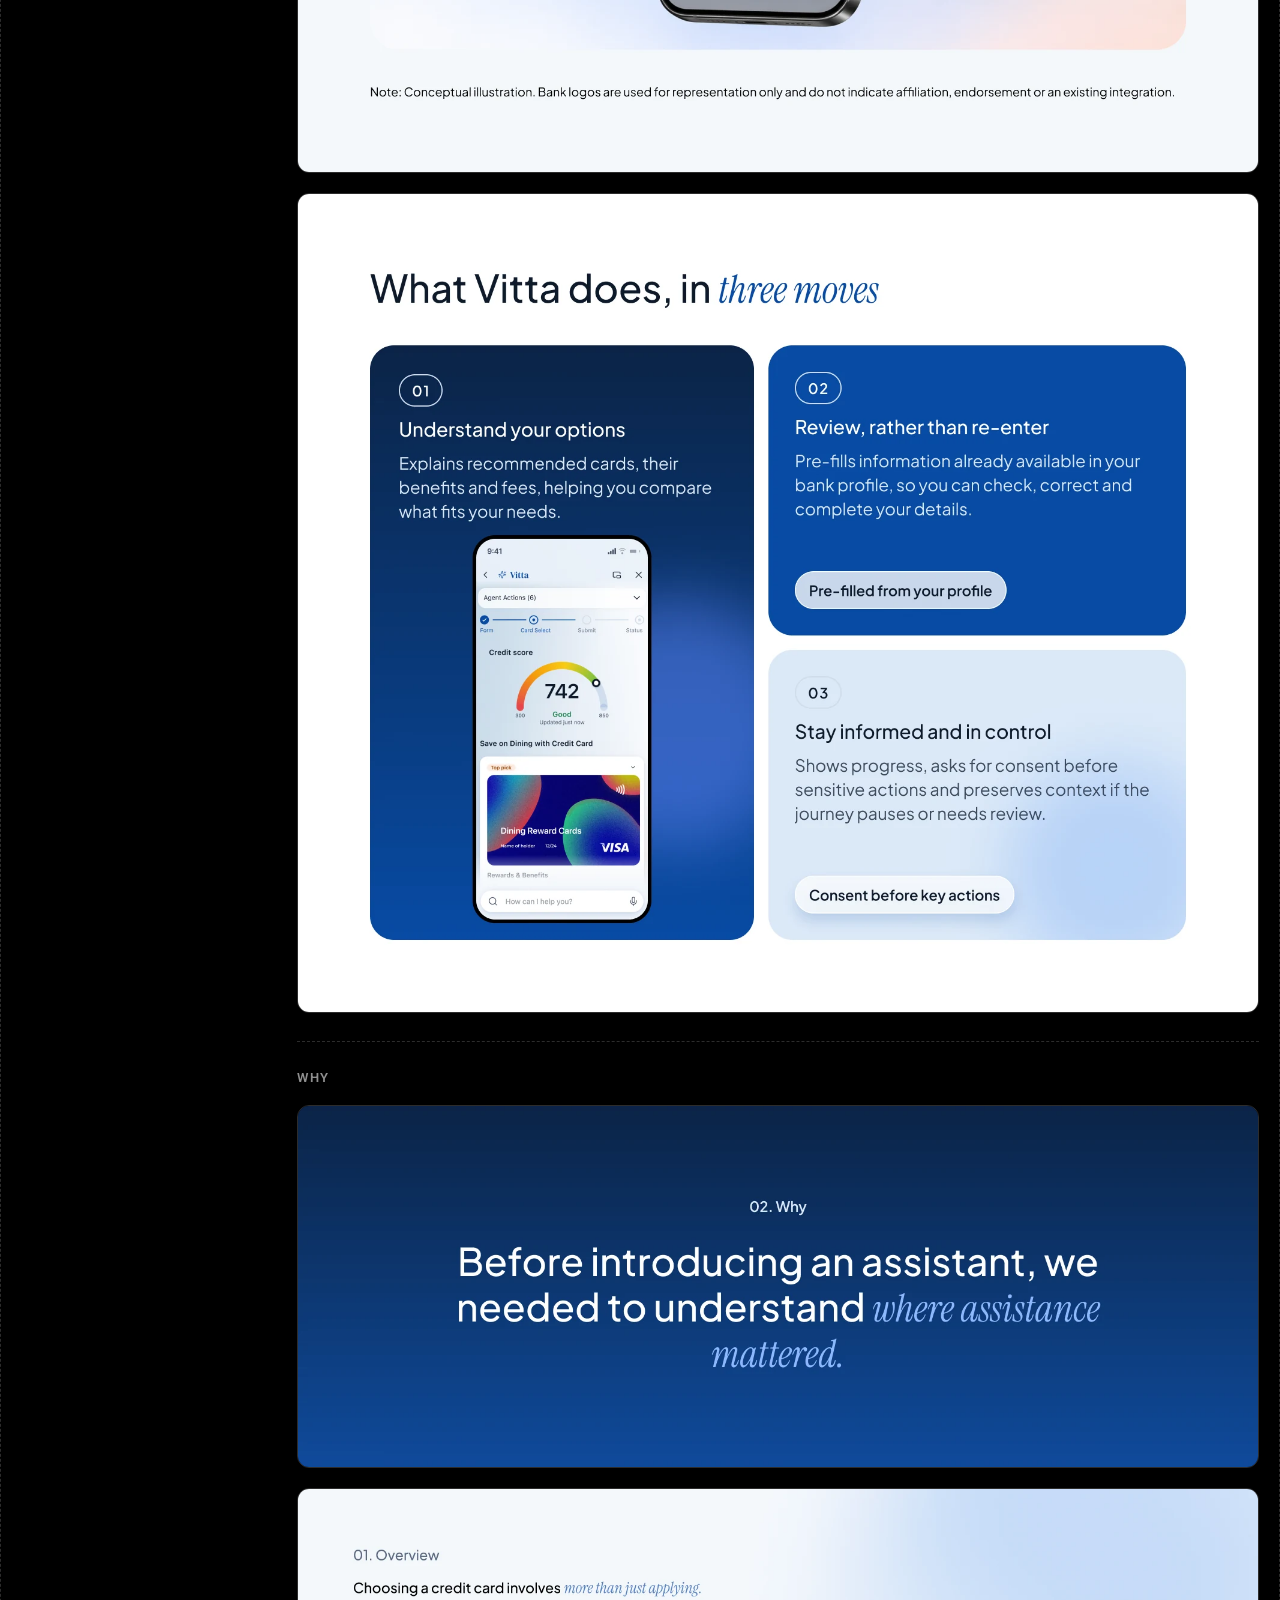
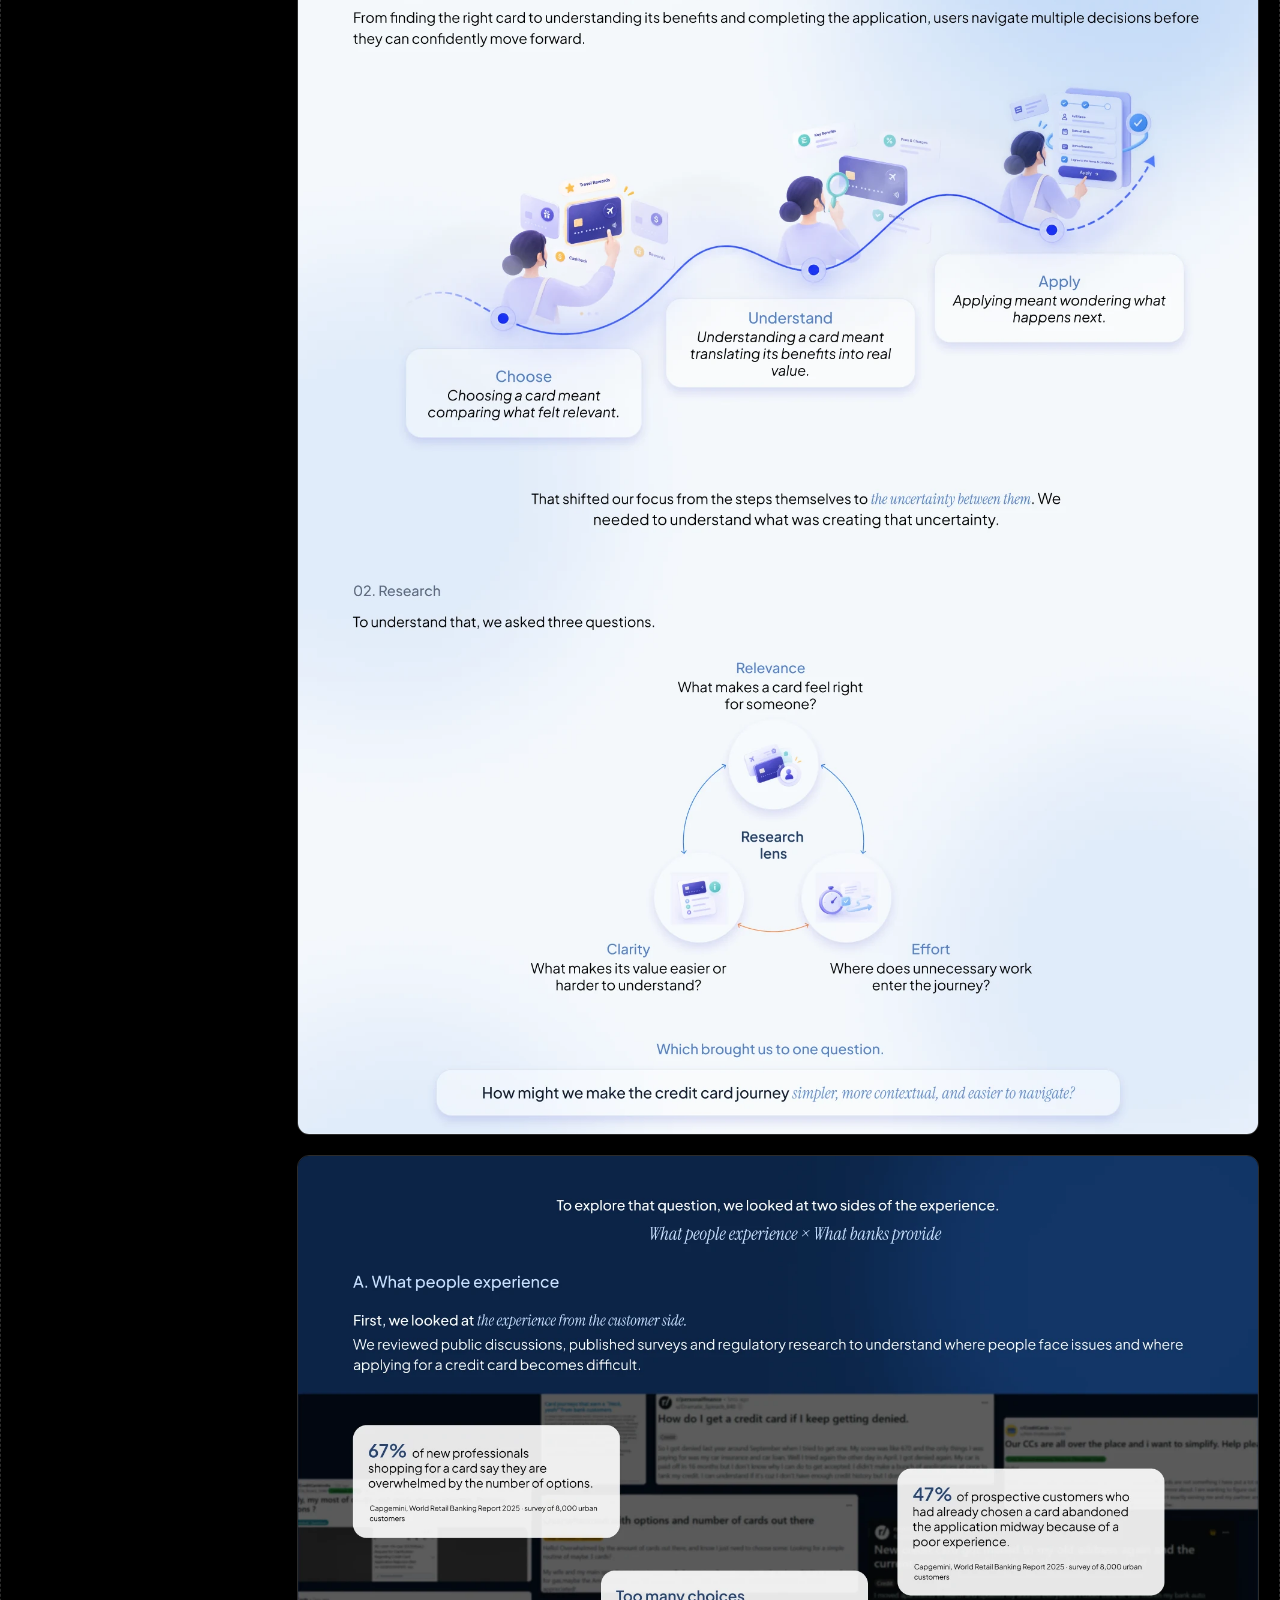
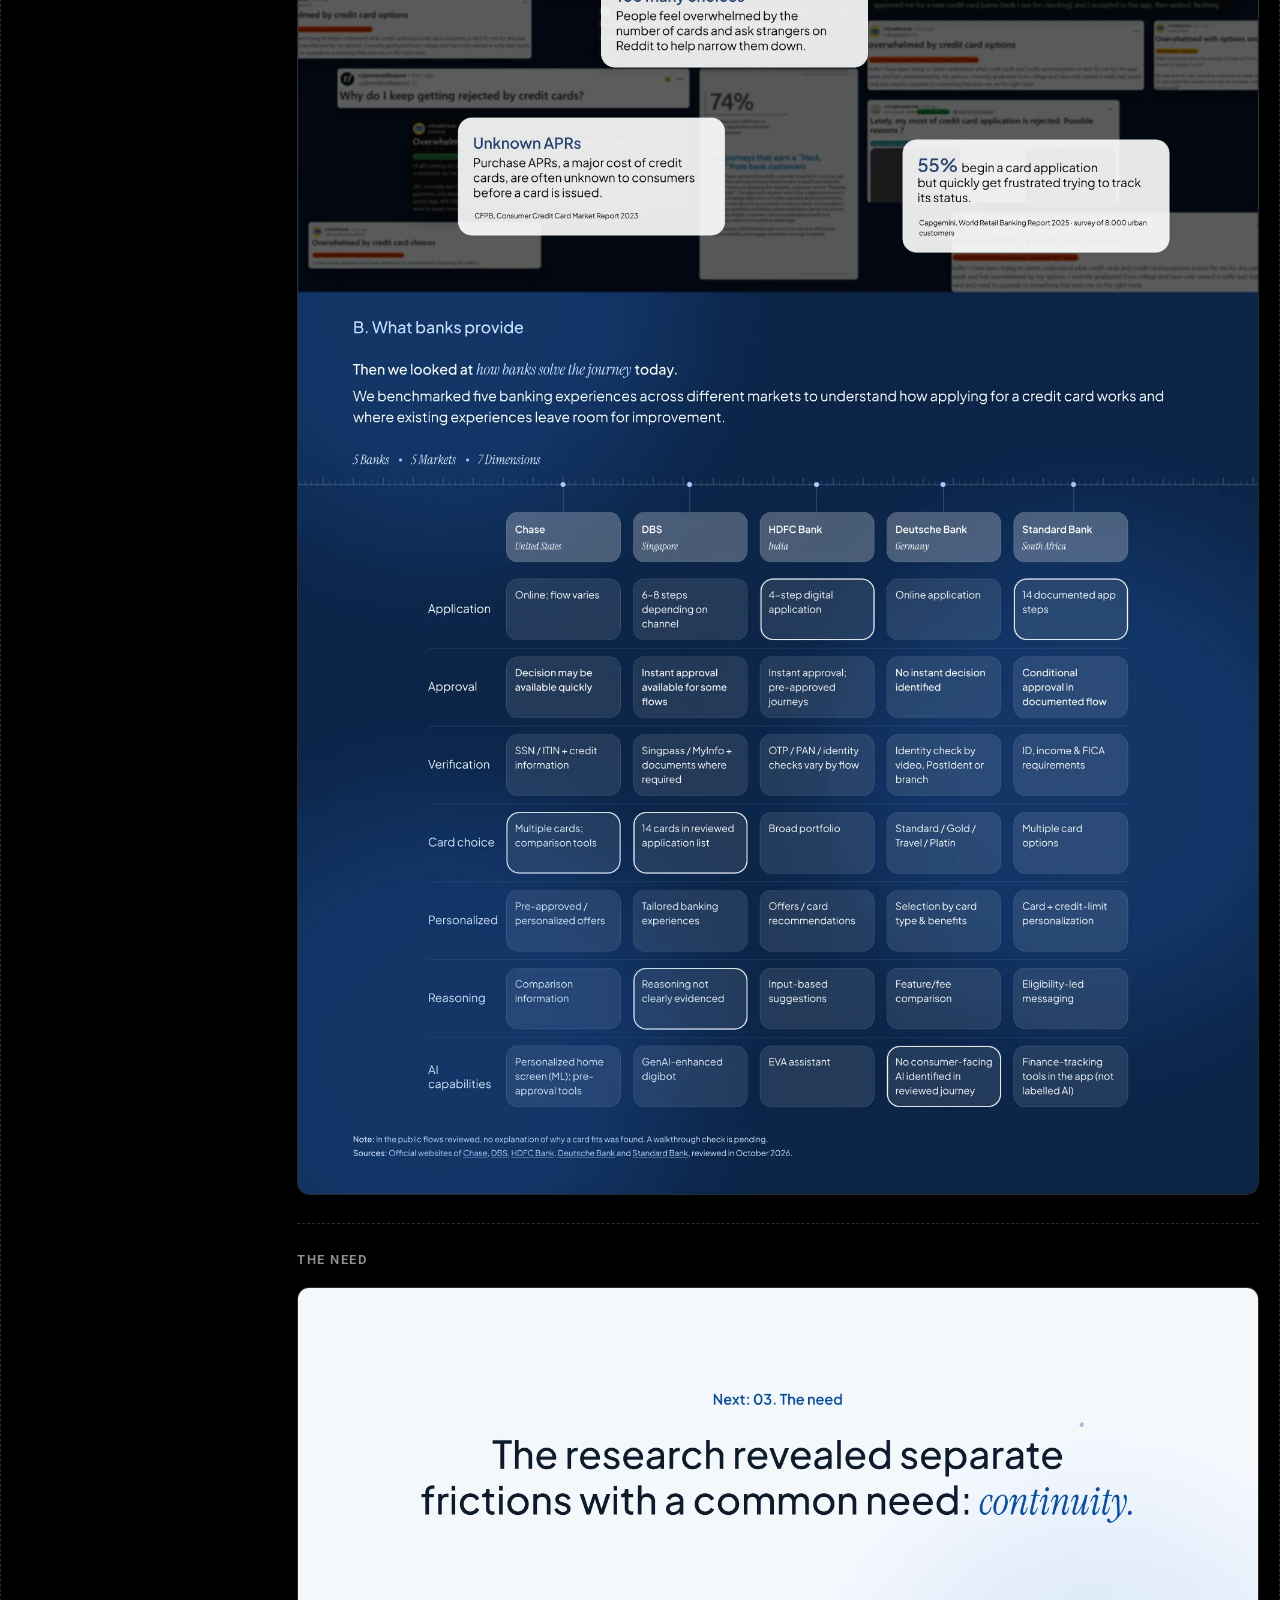
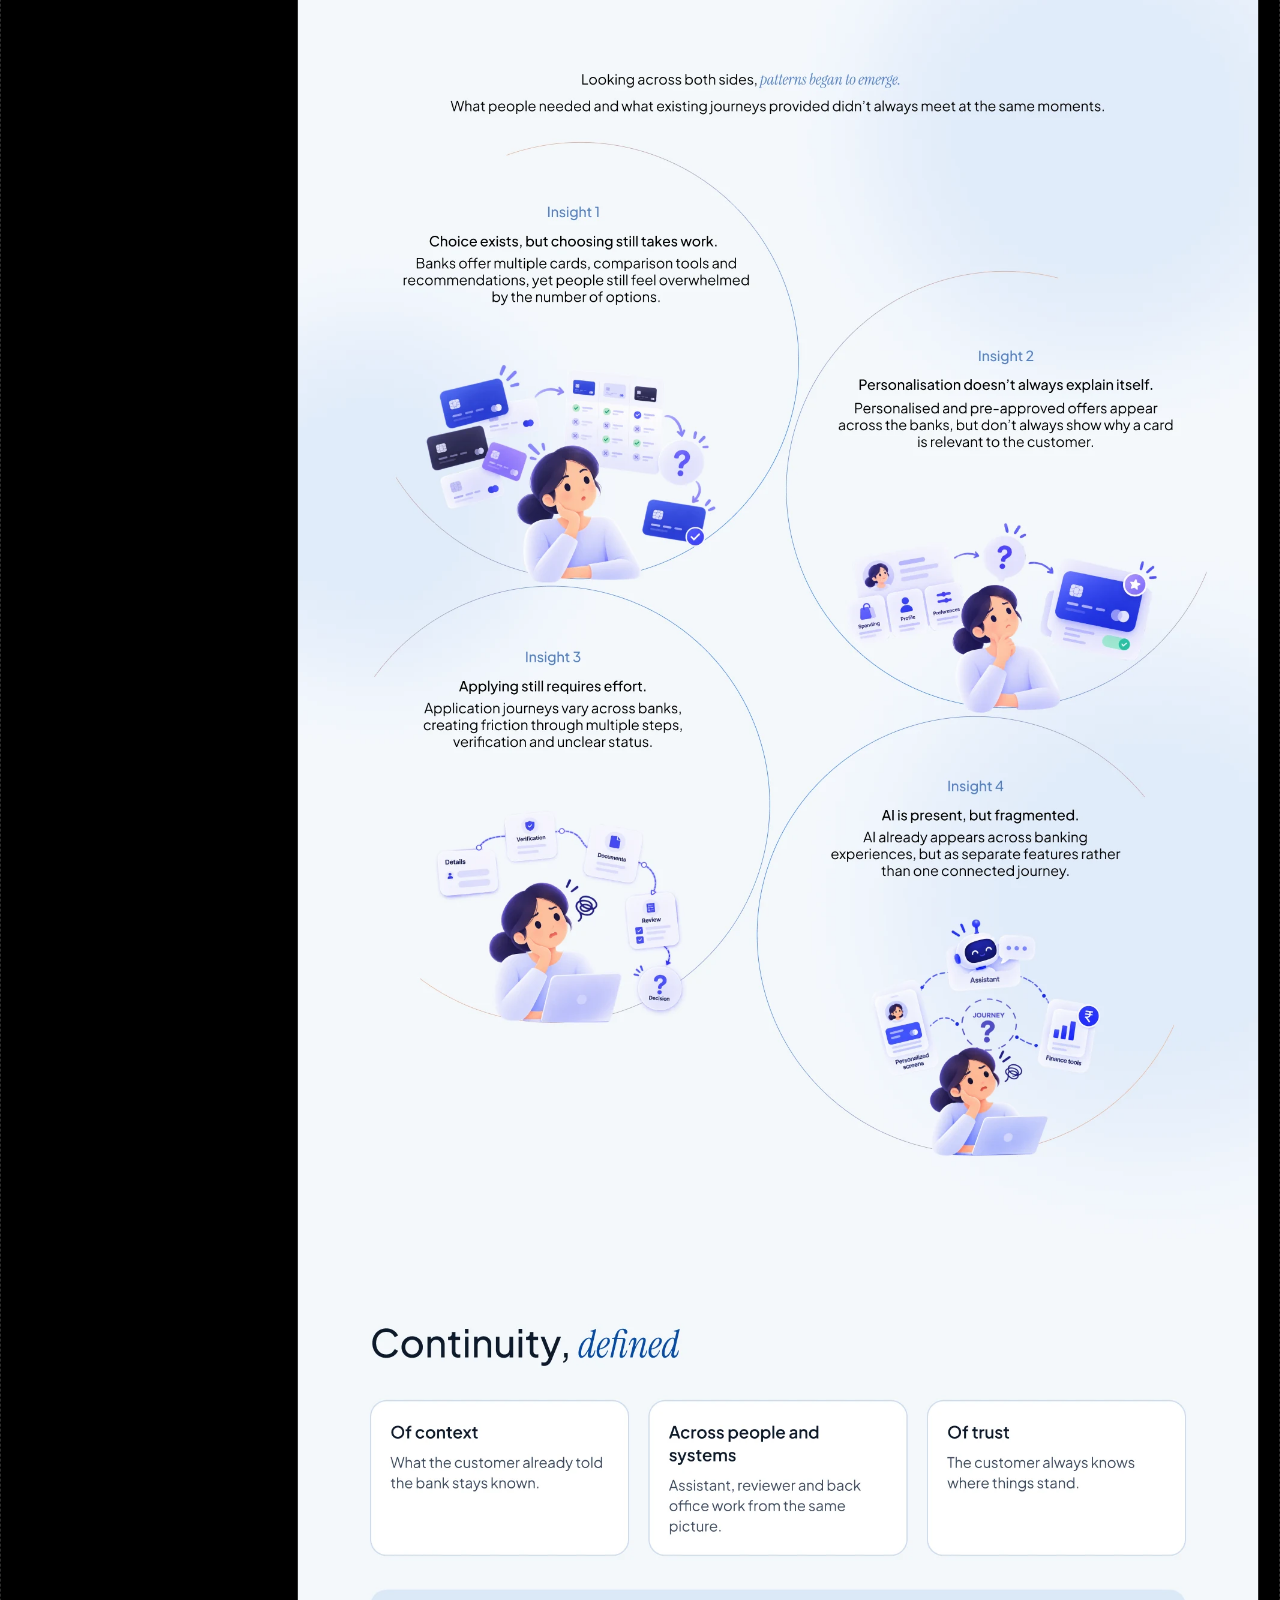
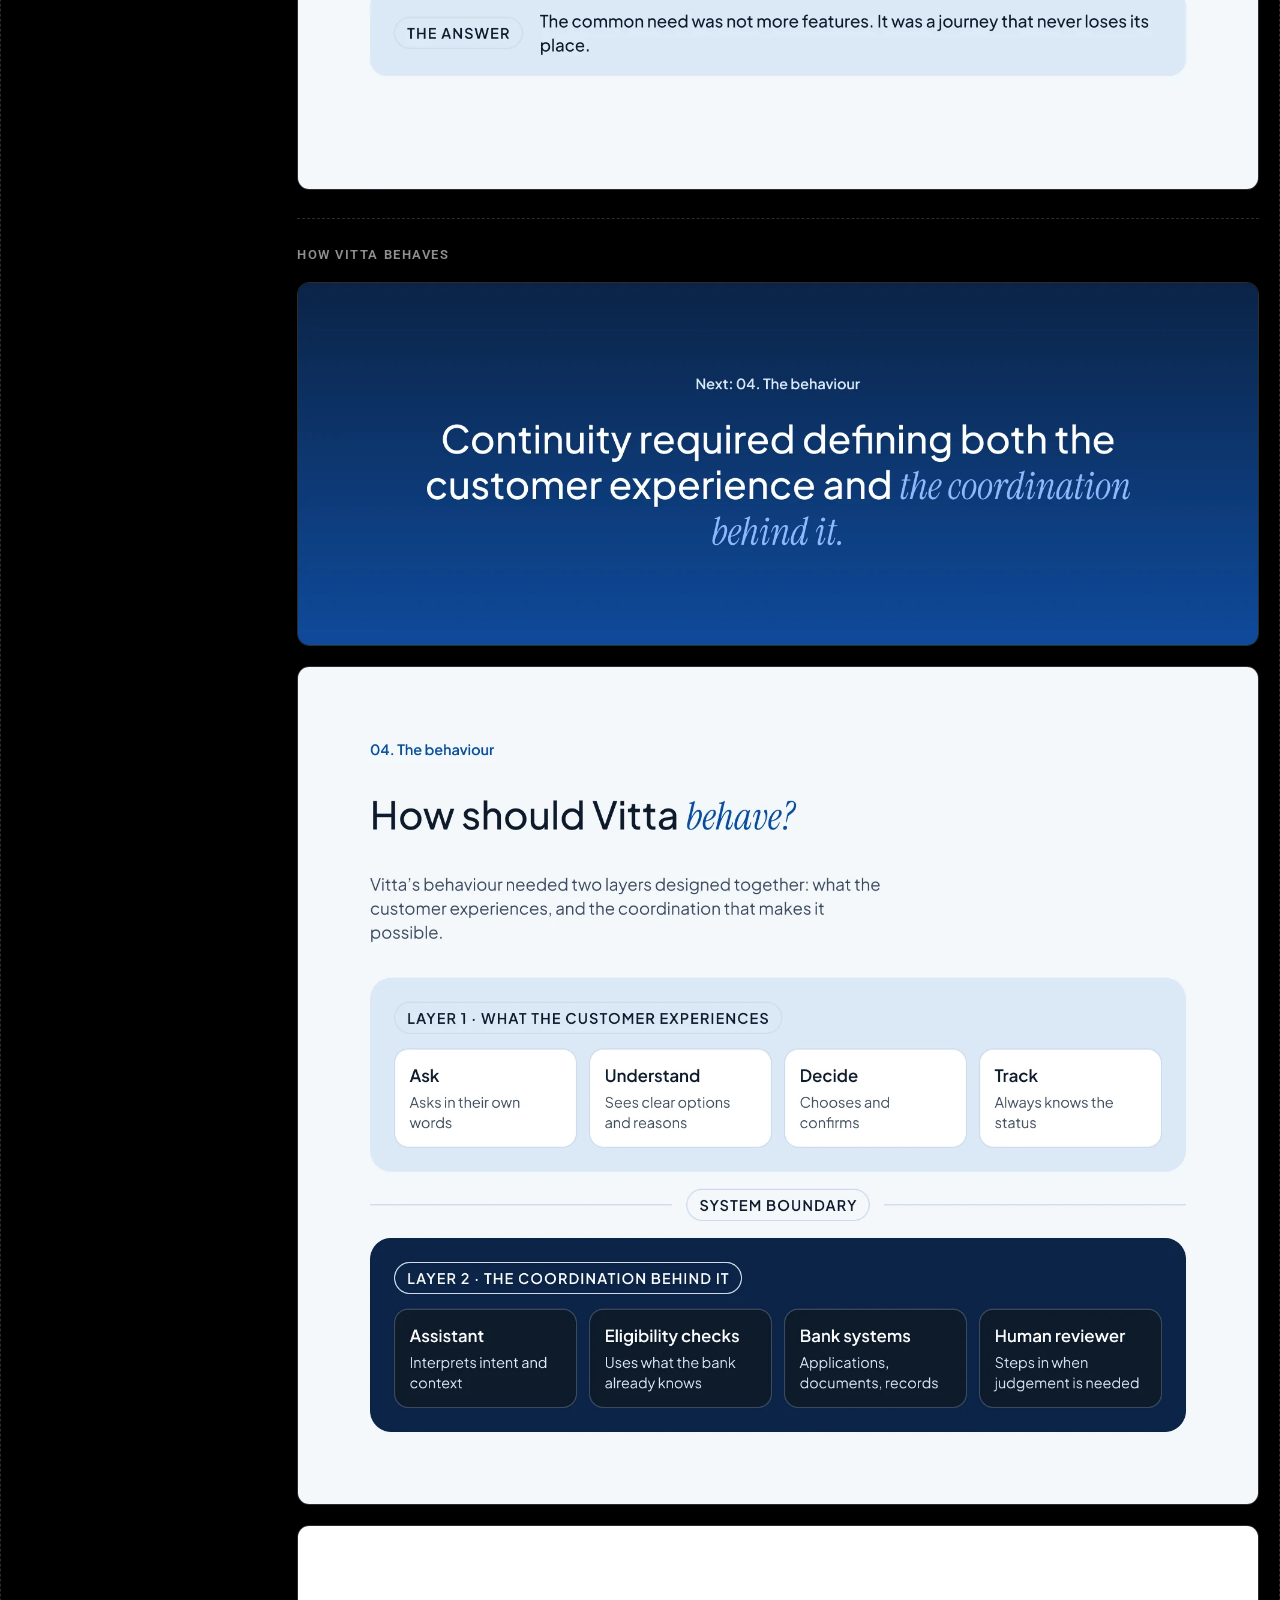
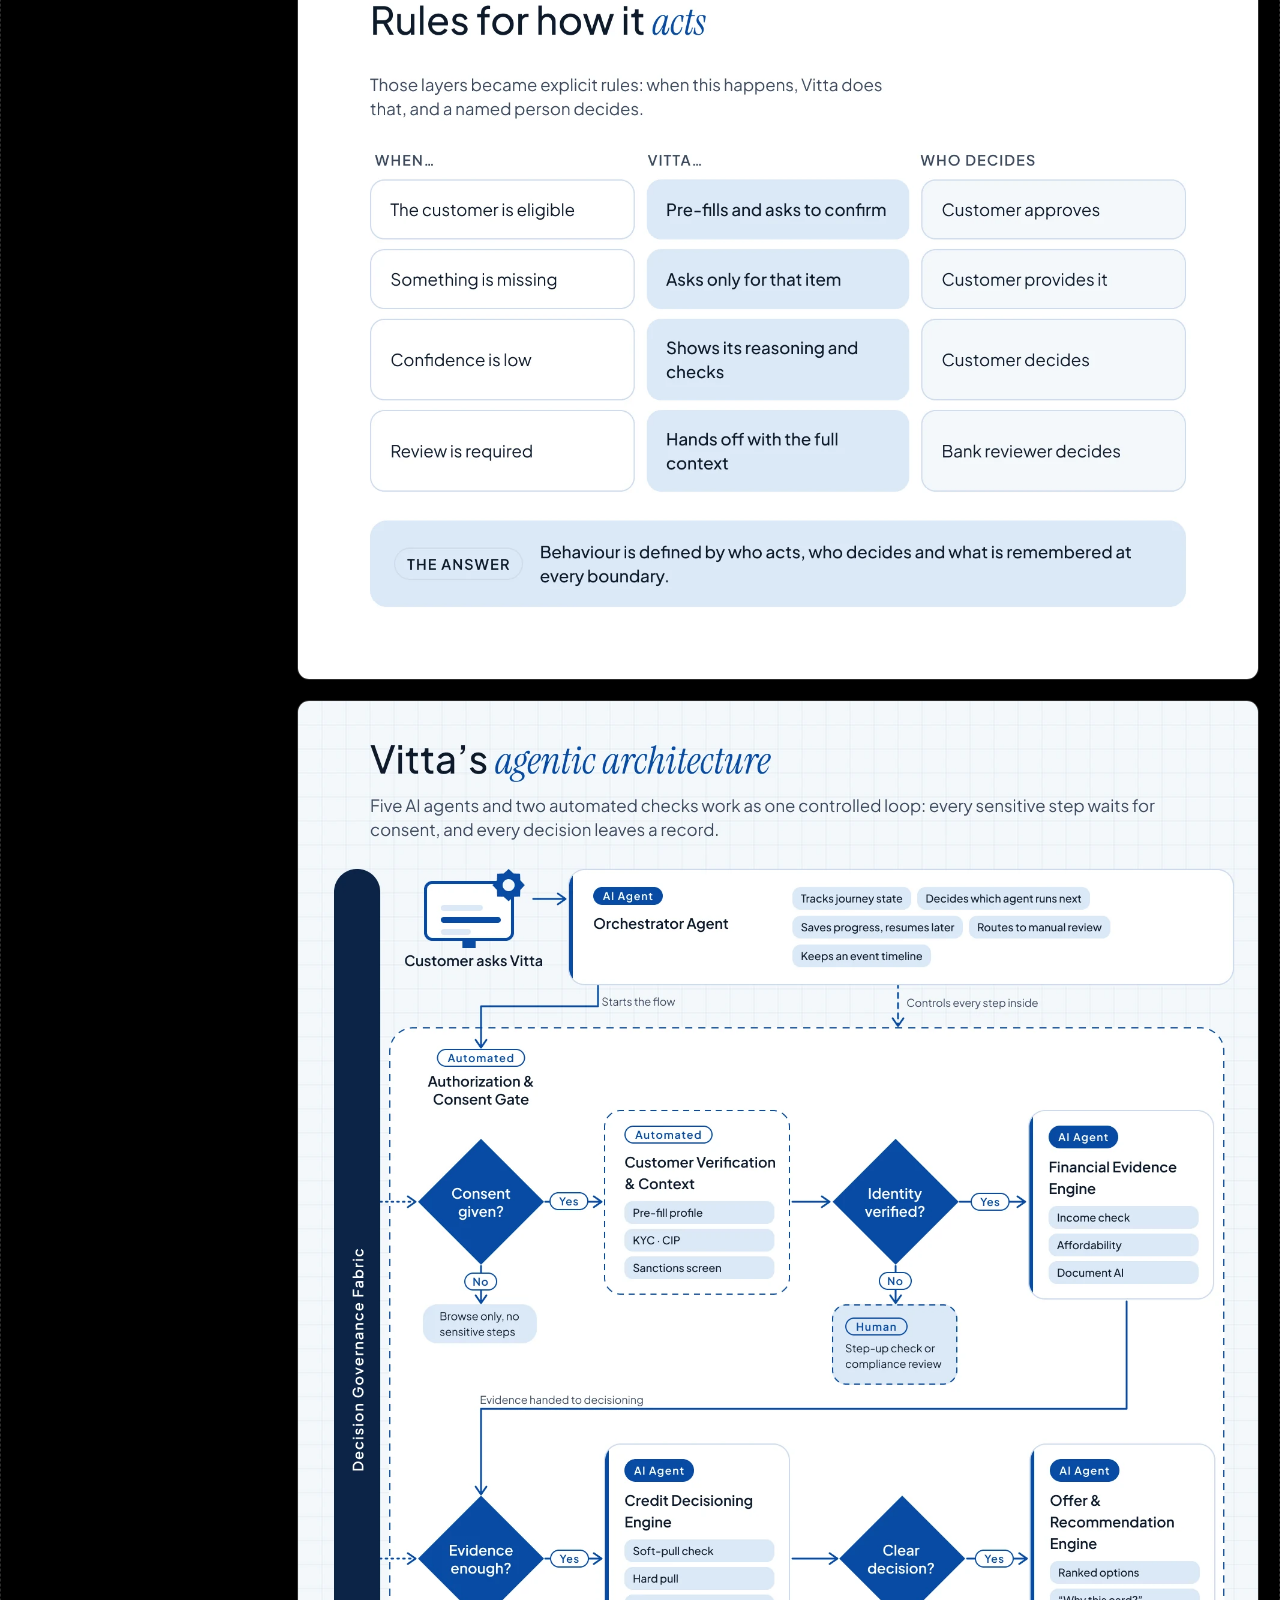
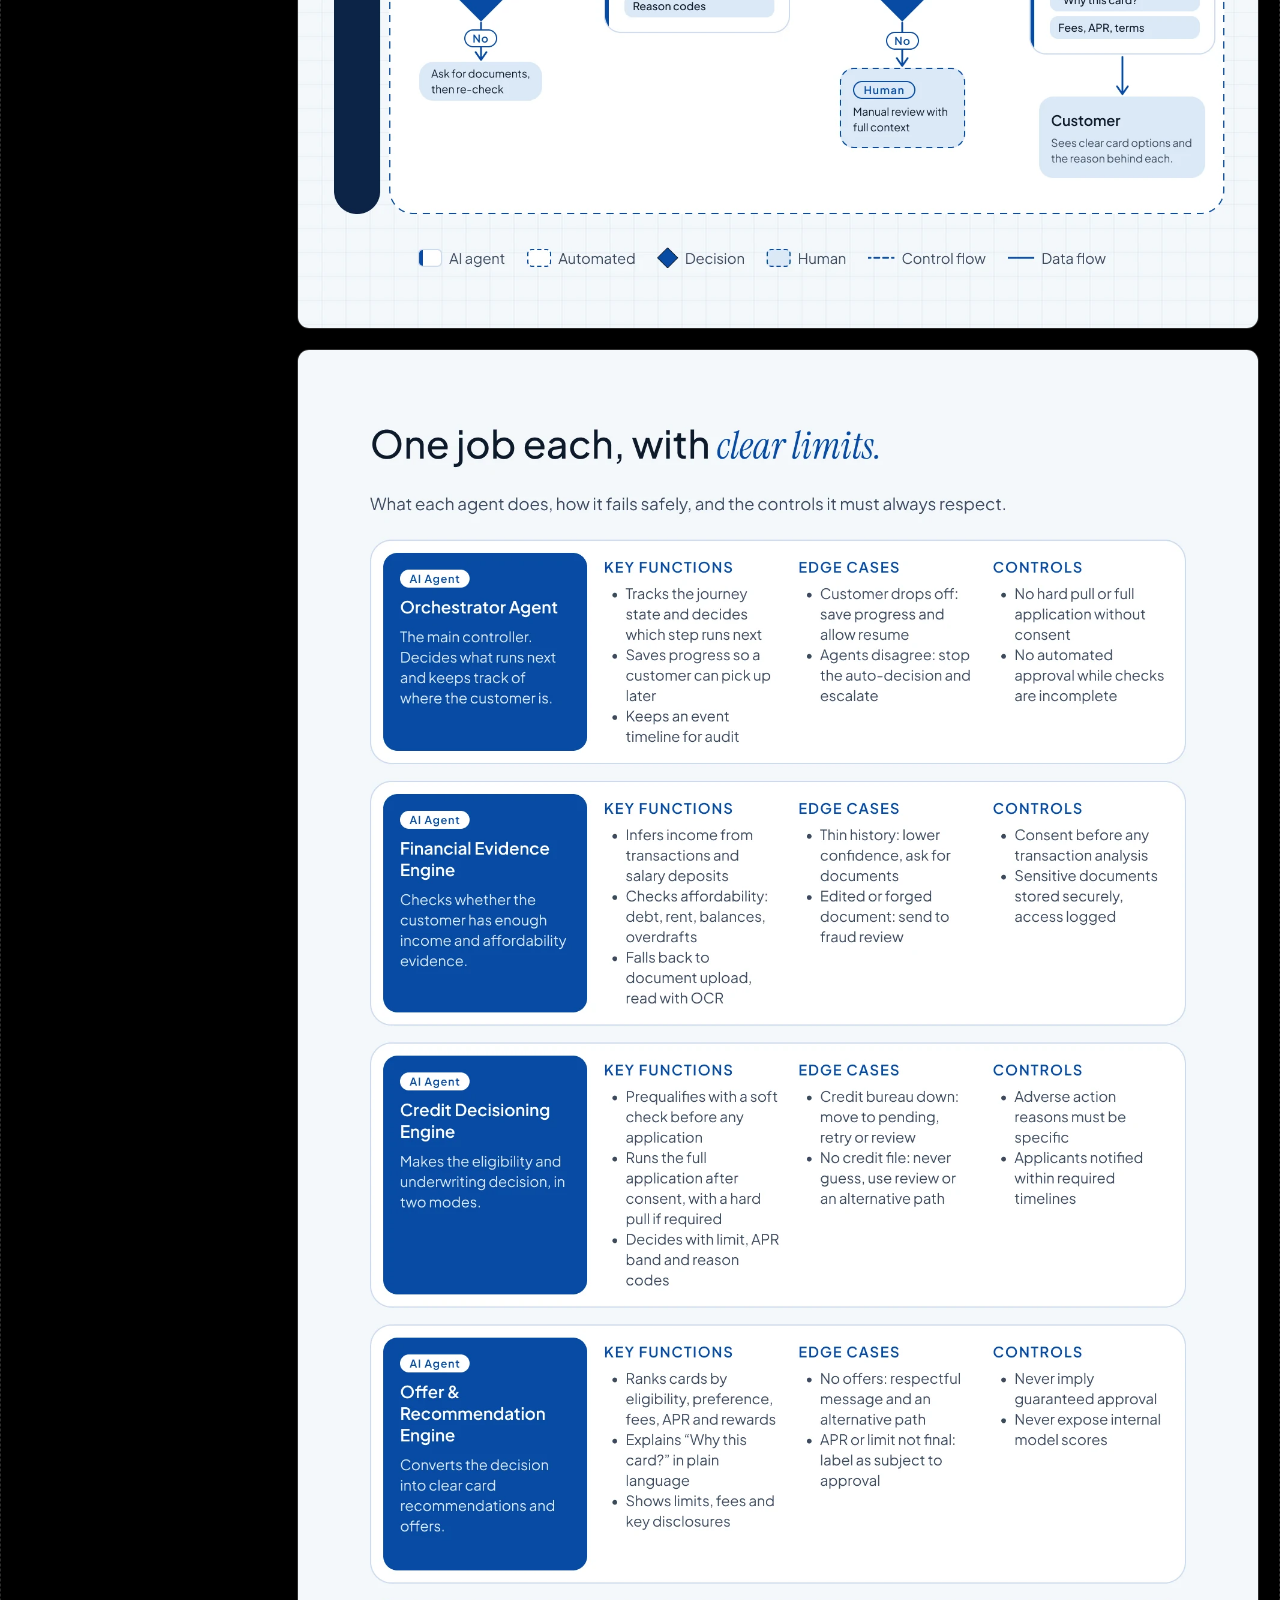
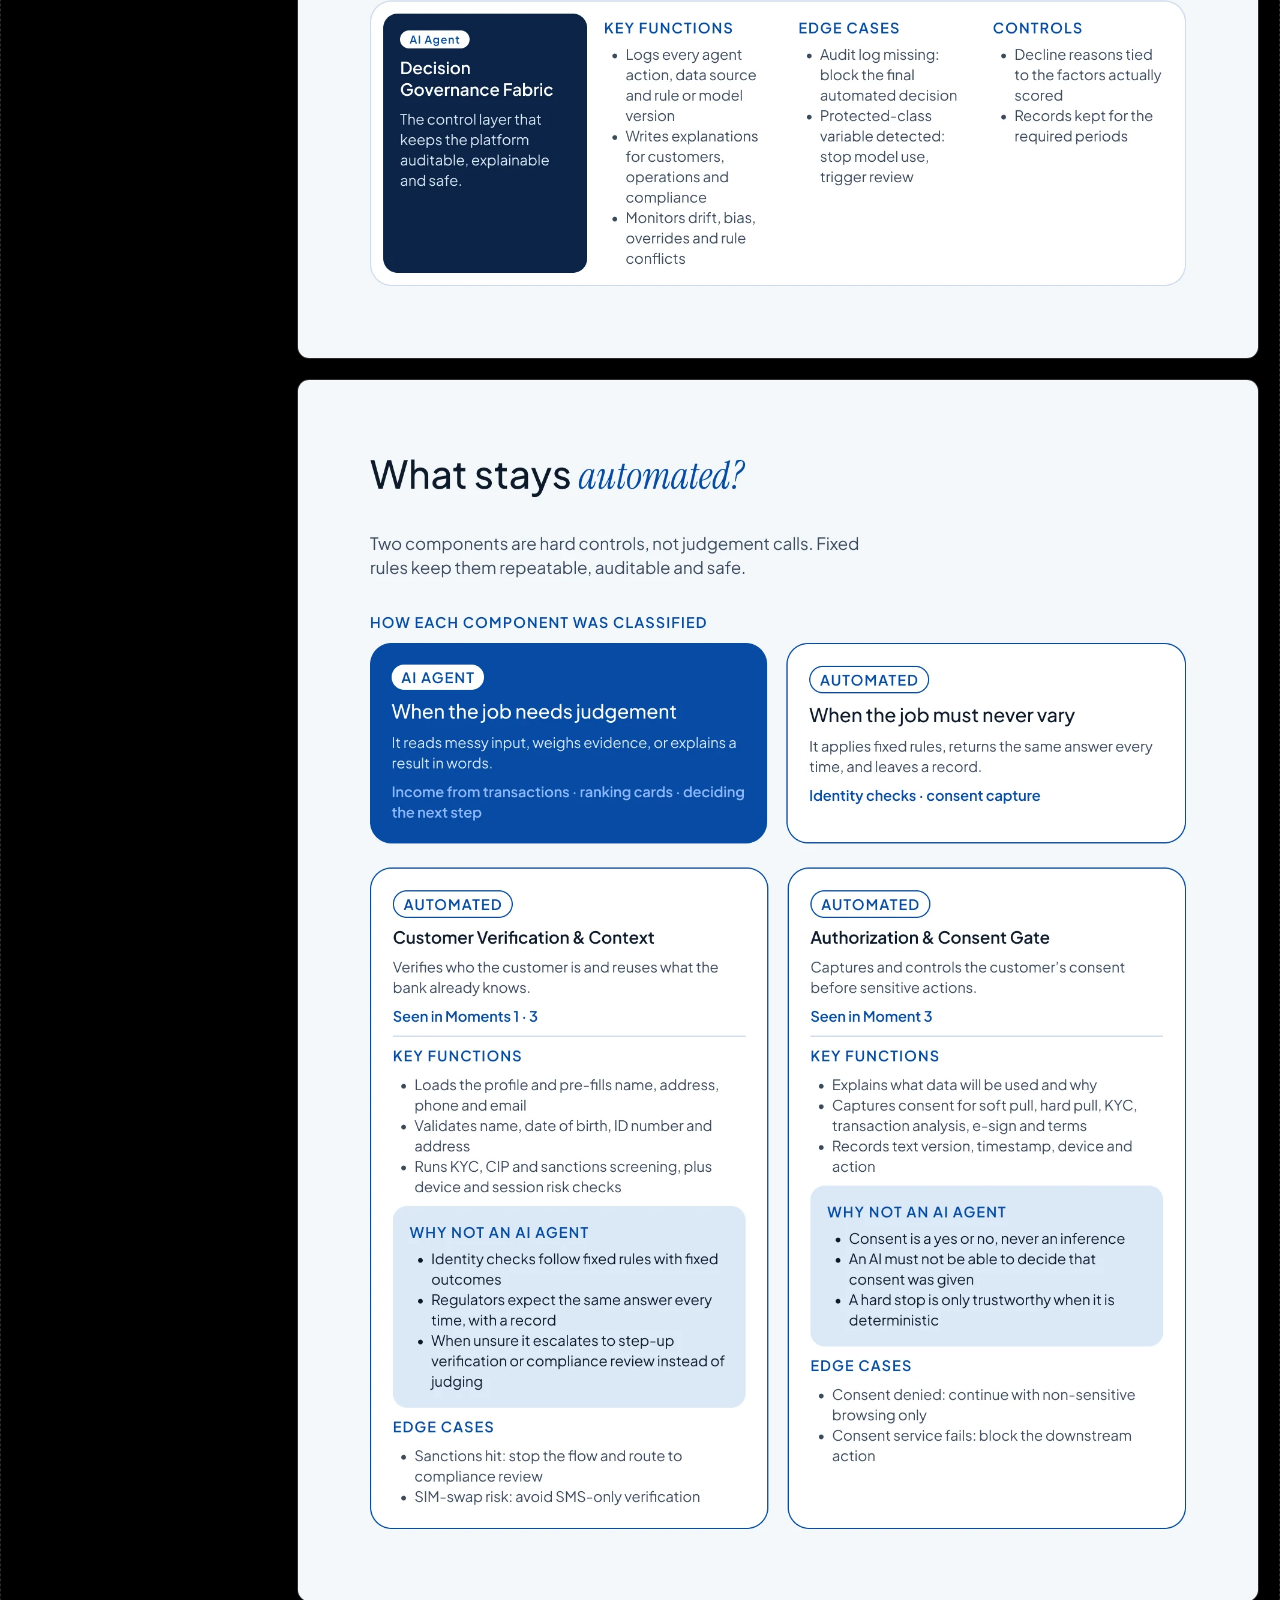
<file: vitta.html>
<!DOCTYPE html>
<html lang="en">
<head>
  <meta charset="utf-8">
  <meta name="viewport" content="width=device-width, initial-scale=1">
  <title>Vitta · Kirti’s Portfolio</title>
  <link rel="preconnect" href="https://fonts.googleapis.com">
  <link rel="preconnect" href="https://fonts.gstatic.com" crossorigin>
  <link rel="stylesheet" href="https://fonts.googleapis.com/css2?family=Roboto:wght@400;500;600;700&family=Short+Stack&display=swap">
  <link rel="stylesheet" href="styles.css?v=20261128i">
  <link rel="stylesheet" href="case-study.css?v=20261128i">
</head>
<body class="cs-page">
  <header class="nav">
    <div class="nav__inner">
      <nav class="nav__links" aria-label="Primary">
        <a class="nav__item nav__item--tab" href="index.html#home">Home</a>
        <a class="nav__item nav__item--tab nav__item--active" href="index.html#work">Work</a>
        <a class="nav__item nav__item--tab" href="index.html#about">Process</a>
        <a class="nav__item nav__item--more" href="assets/Kirti_Gupta_Resume.pdf?v=2" data-resume>Resume <img src="assets/arrow.svg" width="18" height="18" alt=""></a>
      </nav>
    </div>
  </header>

  <div class="cs">
    <!-- Index: sticky sidebar on desktop, floating button + sheet on phones -->
    <button class="cs-toc-btn" id="toc-btn" type="button" aria-label="Open case study index" aria-expanded="false" aria-controls="toc">
      <svg width="20" height="20" viewBox="0 0 20 20" fill="none" aria-hidden="true"><path d="M3 5h.01M3 10h.01M3 15h.01M7 5h10M7 10h10M7 15h10" stroke="currentColor" stroke-width="2" stroke-linecap="round"/></svg>
    </button>
    <aside class="cs-toc" id="toc" aria-label="Case study index">
      <p class="cs-toc__label">Index</p>
      <ol>
        <li><a href="#overview" class="is-active">Overview</a></li>
        <li><a href="#idea">What Vitta does</a></li>
        <li><a href="#why">Why</a></li>
        <li><a href="#need">The need</a></li>
        <li><a href="#behaviour">How Vitta behaves</a></li>
        <li><a href="#interaction">Interaction design</a></li>
        <li><a href="#meaning">For customers &amp; banks</a></li>
        <li><a href="#reflection">Reflection</a></li>
      </ol>
    </aside>

    <main class="cs-main">
      <p class="cs-crumb"><a href="index.html#work">Work</a> / Vitta</p>
      <h1 class="cs-title">Vitta – An AI banking assistant</h1>
      <p class="cs-sub">From 12 fields to retype to 6 pre-filled fields to review. Vitta shows customers how a credit card’s benefits fit their spending &amp; saves their progress, so they can return to your application right where you left off.</p>

      <dl class="cs-meta">
        <div><dt>Role</dt><dd>UX Analyst Intern</dd></div>
        <div><dt>Industry</dt><dd>FinTech / Banking</dd></div>
        <div><dt>Duration</dt><dd>2 weeks, 2026</dd></div>
        <div><dt>Platform</dt><dd>Mobile banking app</dd></div>
        <div><dt>Tools</dt><dd>Figma, FigJam, Figma Make, GitHub</dd></div>
      </dl>

      <section class="cs-summary" aria-labelledby="sum-h">
        <h2 id="sum-h">Summary</h2>
        <ul>
          <li><b>The brief</b> Explore how agentic AI and an adaptive interface could simplify credit card discovery and application within a banking app, demonstrating a concept for potential banking clients.</li>
          <li><b>My contribution</b> In a four-member team, I mapped competitor journeys and friction points, proposed the agentic architecture, and translated the journey and information architecture into an adaptive UI and interactive prototype.</li>
          <li><b>A note</b> Created during my internship. The work shown is an independently recreated concept and differs from the confidential deliverables produced during the engagement.</li>
        </ul>
        <p class="cs-links">
          <a href="https://www.behance.net/gallery/256848709/Beyond-Banking-An-Agentic-AI-Experience" target="_blank" rel="noopener noreferrer">View on Behance ↗</a>
        </p>
      </section>

      <!-- Each group is one index entry; the images are the case-study sections, in order -->
      <section class="cs-group" id="overview" data-title="Overview">
        <img src="assets/vitta/01.webp" width="1600" height="1005" alt="Vitta cover: Too many cards. Too many questions. A person overwhelmed by credit card offers, surrounded by terms like APR, annual fee and hard inquiry.">
        <img src="assets/vitta/02.webp" width="1600" height="1072" loading="lazy" alt="Project snapshot. Role: UX Analyst Intern. Industry: FinTech / Banking. Duration: 2 weeks. Platform: Mobile banking app. Year: 2026. The brief and my contribution, with a note that this is an independently recreated concept.">
      </section>

      <section class="cs-group" id="idea" data-title="What Vitta does">
        <img src="assets/vitta/03.webp" width="1600" height="1447" loading="lazy" alt="Chapter 1: What does Vitta do?">
        <img src="assets/vitta/04.webp" width="1600" height="1362" loading="lazy" alt="What Vitta does, in three moves.">
      </section>

      <section class="cs-group" id="why" data-title="Why">
        <img src="assets/vitta/05.webp" width="1600" height="603" loading="lazy" alt="Chapter 2, Why: Before introducing an assistant, we needed to understand where assistance mattered.">
        <img src="assets/vitta/06.webp" width="1600" height="2074" loading="lazy" alt="Why, overview and research: we asked three questions to understand what was creating uncertainty between the steps of a credit card application.">
        <img src="assets/vitta/07.webp" width="1600" height="2730" loading="lazy" alt="Why, people and banks: secondary research on how people choose cards and what banks offer.">
      </section>

      <section class="cs-group" id="need" data-title="The need">
        <img src="assets/vitta/08.webp" width="1600" height="3502" loading="lazy" alt="The need: looking across both sides, patterns emerged. Choice exists but choosing still takes work, personalisation does not always explain itself, and applying still requires effort.">
      </section>

      <section class="cs-group" id="behaviour" data-title="How Vitta behaves">
        <img src="assets/vitta/09.webp" width="1600" height="603" loading="lazy" alt="Chapter 4: next, how should Vitta behave?">
        <img src="assets/vitta/10.webp" width="1600" height="1396" loading="lazy" alt="How should Vitta behave?">
        <img src="assets/vitta/11.webp" width="1600" height="1254" loading="lazy" alt="Behaviour rules: turning the layers into explicit rules.">
        <img src="assets/vitta/12.webp" width="1600" height="2046" loading="lazy" alt="Agentic architecture: Customer Verification and Context, Financial Evidence Engine, Credit Decisioning Engine, Offer and Recommendation Engine, and an Authorization and Consent Gate.">
        <img src="assets/vitta/13.webp" width="1600" height="2680" loading="lazy" alt="The five agents: what each one does, from the main controller to the offer and recommendation engine.">
        <img src="assets/vitta/14.webp" width="1600" height="2034" loading="lazy" alt="What stays automated: when the job needs judgement and when it must never vary.">
      </section>

      <section class="cs-group" id="interaction" data-title="Interaction design">
        <img src="assets/vitta/15.webp" width="1600" height="560" loading="lazy" alt="Chapter 5: next, interaction decisions.">
        <img src="assets/vitta/16.webp" width="1600" height="1006" loading="lazy" alt="Interaction decisions overview, including apply without repeating and be honest about waiting.">
        <img src="assets/vitta/17.webp" width="1600" height="526" loading="lazy" alt="Act 1 divider.">
        <img src="assets/vitta/18.webp" width="1600" height="1280" loading="lazy" alt="Moment 1: needs.">
        <img src="assets/vitta/19.webp" width="1600" height="1259" loading="lazy" alt="Moment 2: reasons.">
        <img src="assets/vitta/20.webp" width="1600" height="1870" loading="lazy" alt="Moment 3: repeating.">
        <img src="assets/vitta/21.webp" width="1600" height="1939" loading="lazy" alt="Moment 4: waiting.">
        <img src="assets/vitta/22.webp" width="1600" height="1586" loading="lazy" alt="Moment 5: context.">
        <img src="assets/vitta/23.webp" width="1600" height="2053" loading="lazy" alt="The full journey at a glance: every screen in order.">
      </section>

      <section class="cs-group" id="meaning" data-title="For customers &amp; banks">
        <img src="assets/vitta/24.webp" width="1600" height="603" loading="lazy" alt="Chapter 6: next, what does it mean for customers and banks?">
        <img src="assets/vitta/25.webp" width="1600" height="1538" loading="lazy" alt="What does it mean for customers and banks?">
        <img src="assets/vitta/26.webp" width="1600" height="1112" loading="lazy" alt="A potential offering for banks: Vitta guides the application, while eligibility, data and reviewers stay as they are.">
        <img src="assets/vitta/27.webp" width="1600" height="1334" loading="lazy" alt="Hooked, as a retrospective lens: using the Hooked model only to read the design afterwards.">
      </section>

      <section class="cs-group" id="reflection" data-title="Reflection">
        <img src="assets/vitta/28.webp" width="1600" height="1058" loading="lazy" alt="Reflection and next steps.">
        <img src="assets/vitta/29.webp" width="1600" height="820" loading="lazy" alt="Thanks for reading. Tools: Figma, FigJam, Figma Make, GitHub.">
      </section>

      <p class="cs-back"><a href="index.html#work">← Back to all work</a></p>
    </main>
  </div>

  <script src="resume.js?v=20261128i"></script>
  <script src="case-study.js?v=20261128i"></script>
</body>
</html>
</file>
<file: styles.css>
:root {
  --col: 1280px;
  /* Dark theme (Figma "Home - Dark background") */
  --bg: #000;
  --text: #f2f2f2;
  --note: #ececec;            /* handwritten notes */
  --card-name: #f5f5f5;
  --nav: #9a9a9a;
  --nav-hover: #fff;
  --nav-active: #fff;
  --border: #2c2c2c;
  --muted: #8f8f8f;
  --body: #a3a3a3;
  --tag-bg: #1c1c1c;
  --ellipse-top: 368.6px;     /* Figma ellipse: 408px (dark) */
  color-scheme: dark;
}
/* Bright theme (Figma "Home - Bright Background") */
html[data-theme="light"] {
  --bg: #fff;
  --text: #000;
  --note: #000;
  --card-name: #000;
  --nav: #616060;
  --nav-hover: #000;
  --nav-active: #d20328;
  --ellipse-top: 358.6px;     /* Figma ellipse: 398px (bright) */
  color-scheme: light;
}
/* short colour fade while switching themes (class is added by the toggle for ~0.5s) */
html.theme-anim, html.theme-anim *, html.theme-anim *::before, html.theme-anim *::after {
  transition: background-color .35s ease, color .35s ease, border-color .35s ease, fill .35s ease !important;
}
* { box-sizing: border-box; margin: 0; }
html { background: var(--bg); }
body {
  background: var(--bg);
  color: var(--text);
  font-family: Roboto, system-ui, sans-serif;   /* Roboto everywhere except the hero (see .hero) */
  display: flex;
  flex-direction: column;
  align-items: center;
}
html { scroll-behavior: smooth; }
section[id] { scroll-margin-top: 74px; }
a { color: inherit; text-decoration: none; }
h1 { font-family: Impact, 'Anton', sans-serif; font-weight: 400; }
h2 { font-family: Roboto, system-ui, sans-serif; font-weight: 700; }
.hero { font-family: Inter, system-ui, sans-serif; }   /* the hero keeps its original fonts */

.column {
  position: relative;
  width: var(--col);
  max-width: 100%;
  border-left: 1px dashed var(--border);
  border-right: 1px dashed var(--border);
  min-height: 100vh;
  border-top: 0;
}

/* Nav (full-bleed bar) */
.nav {
  align-self: stretch; position: sticky; top: 0; z-index: 10;
  background: var(--bg);
  border-bottom: 1px dashed var(--border);
}
.nav__inner {
  width: var(--col); max-width: 100%; height: 73px; margin: 0 auto;
  display: flex; align-items: center; justify-content: center;
  border-left: 1px dashed var(--border); border-right: 1px dashed var(--border);
}
@property --p { syntax: '<angle>'; inherits: false; initial-value: 360deg; }
.nav__links { display: flex; align-items: center; gap: 31px; position: relative; }
/* Hand-drawn circle (assets/circle.png as a mask) that a conic mask "draws" around the clicked item */
.nav__circle { position: absolute; pointer-events: none; opacity: 0; z-index: 0; background: #D20328;
  --p: 360deg;
  -webkit-mask: url(assets/circle.png) center / 100% 100% no-repeat, conic-gradient(from 200deg at 50% 50%, #000 var(--p), transparent 0);
  -webkit-mask-composite: source-in;
  mask: url(assets/circle.png) center / 100% 100% no-repeat, conic-gradient(from 200deg at 50% 50%, #000 var(--p), transparent 0);
  mask-composite: intersect; }
.nav__item { position: relative; z-index: 1; }
.nav__item { font-size: 18px; font-weight: 500; color: var(--nav); display: flex; align-items: center; gap: 5px; }
.nav__item[hidden] { display: none; }
.nav__item:hover { color: var(--nav-hover); }
.nav__item--tab { position: relative; }
.nav__item--active, .nav__item--active:hover { color: var(--nav-active); font-weight: 600; }
.nav__item--active .nav__theme { background: none; border: 0; padding: 0; cursor: pointer; display: flex; border-radius: 4px; }
.nav__theme:disabled { background: none; border: 0; color: inherit; opacity: 1; }
/* Very subtle pop-in for the portrait: a small rise + scale + fade on load */
.hero__photo { animation: photo-pop .9s cubic-bezier(.2,.8,.2,1) .15s both; }
@keyframes photo-pop { from { opacity: 0; transform: translateY(14px) scale(.965); } to { opacity: 1; transform: none; } }
@media (prefers-reduced-motion: reduce) { .hero__photo { animation: none; } }

/* "Work in progress" bar on the blurred PromptKit image */
.card__wip { position: absolute; left: 50%; top: 52%; transform: translate(-50%, -50%); width: min(250px, 64%); text-align: center; pointer-events: none; z-index: 2; }
.card__wip span { display: block; margin-bottom: 12px; font: 500 16px/20px Inter, system-ui, sans-serif; color: #1c1c1c; }   /* same font, weight and size as the project descriptions */
.card__wip i { display: block; height: 4px; background: rgba(0,0,0,.16); }
.card__wip i::before { content: ""; display: block; width: 60%; height: 100%; background: #C54100; }

.card__links { display: none !important; }   /* web + GitHub icons hidden on every project for now */
.nav__theme[hidden] { display: none; }   /* sun icon hidden for now */
.nav__theme:focus-visible { outline: 1px dashed var(--nav); outline-offset: 4px; }

/* Hero: 571px tall, coordinates from Figma column */
/* First fold: the hero fills the window below the nav, so nothing of "Featured Projects" shows until you scroll.
   (623px = the 571px of hero art + the 52px gap Figma leaves before the next section.) */
.hero { position: relative; min-height: max(623px, calc(100vh - 74px)); min-height: max(623px, calc(100svh - 74px)); overflow: hidden; }
@property --g { syntax: '<angle>'; inherits: false; initial-value: 0deg; }
/* The red ring: its gradient is a conic gradient that JS spins one full turn while the text is highlighted */
.hero__ellipse { position: absolute; left: 21.9%; top: 73.6%; width: 55.7%; aspect-ratio: 201 / 134; transform: rotate(-29.3deg); transition: top .5s ease;
  --g: 0deg;
  background: conic-gradient(from var(--g) at 50% 50%, #D20328 0deg, #D20328 60deg, rgba(213,3,41,.36) 150deg, rgba(213,3,41,.36) 230deg, #D20328 320deg, #D20328 360deg);
  -webkit-mask: url(assets/ellipse-mask.svg) 0 0 / 100% 100% no-repeat; mask: url(assets/ellipse-mask.svg) 0 0 / 100% 100% no-repeat; }
html[data-theme="light"] .hero__ellipse { top: 71.2%; }
/* The portrait is the anchor: its box is --fw wide (360.82px on desktop, smaller on narrow screens so the whole headline still fits).
   Everything else in the hero art (the two words, the red ring) is placed as a share of that box, so it stays put next to the portrait. */
.hero { --fw: min(360.822px, calc((100vw - 40px) / 2.75)); }
.hero__figure { position: absolute; width: var(--fw); aspect-ratio: 360.822 / 415.146; left: calc(50% - var(--fw) * 0.67945); top: calc(var(--fw) * 0.17461); container-type: inline-size; }
.hero__heading { position: absolute; inset: 0; margin: 0; }
.hero__title { position: absolute; font-family: Impact, 'Anton', sans-serif; font-weight: 400; letter-spacing: 0; font-size: 18.6cqw; line-height: normal; color: var(--text); white-space: nowrap; }   /* Impact at the original 67.1px (= 18.6% of the portrait width) */
.hero__title--a { right: 71.5%; text-align: right; top: 7.83%; }   /* both first words end at the same spot, just before the hair so the last letter stays readable */
.hero__title--b { left: 84.59%; top: 33.09%; }
.hero__photo { position: absolute; inset: 0; width: 100%; height: 100%; object-fit: cover; }   /* flat 2D cutout: no glow or shadow */
/* Arrows: outer box from Figma insets; inner box is the rotated vector (Figma's rotation math, precomputed) */
.hero__arrow { position: absolute; }
.hero__arrow-inner { position: absolute; left: 50%; top: 50%; }
.hero__arrow-inner img { position: absolute; max-width: none; display: block; }
.hero__arrow--a { left: 334.4px; top: 273.6px; width: 91.5px; height: 58.6px; }
.hero__arrow--a .hero__arrow-inner { width: 80.5px; height: 39.8px; transform: translate(-50%, -50%) rotate(164.68deg) scaleX(-1) skewX(-5.07deg); }
.hero__arrow--a img { left: -0.65%; top: -1.8%; width: 101.3%; height: 103.12%; }
.hero__arrow--b { left: 699.5px; top: 352.3px; width: 79px; height: 80.2px; }
.hero__arrow--b .hero__arrow-inner { width: 73.2px; height: 44.1px; transform: translate(-50%, -50%) rotate(-121.93deg) skewX(-7.64deg); }
.hero__arrow--b img { left: -0.72%; top: -1.78%; width: 101.44%; height: 102.97%; }
.hand {
  position: absolute; font-family: 'Short Stack', 'Segoe Print', 'Comic Sans MS', cursive;
  font-size: 16.778px; line-height: 24.118px; color: var(--note);
}
.hand--left { left: 383px; top: 339.84px; white-space: nowrap; transform: translateX(-100%); text-align: right; }
/* second line of the note + Accenture logo (Figma: its own group, 8.389px gap) */
.hand-group { position: absolute; left: 196px; top: 365px; display: flex; align-items: center; gap: 8.389px; white-space: nowrap; }
.hand-group .hand-text { font-family: 'Short Stack', 'Segoe Print', 'Comic Sans MS', cursive; font-size: 16.778px; line-height: 24.118px; color: var(--note); }
.hand-group img { width: 17.827px; height: 17.827px; flex-shrink: 0; object-fit: cover; }
.hand--right { left: 668.58px; top: 441.55px; width: 580px; font-size: 20.973px; line-height: 29.362px; }

/* Projects */
.projects { border-top: 1px dashed var(--border); padding: 16px 0 24px; display: flex; flex-direction: column; gap: 16px; }
.projects[hidden] { display: none; }
.projects__header { padding: 0 28px 0 20px; }
.projects__header h2 { font-size: 28px; white-space: nowrap; flex-shrink: 0; }
.projects--work { padding-bottom: 0; }   /* starts at 703px at the Figma size (hero min-height includes the 52px gap) */
/* Clickable project cards: a stretched link covers the card; the footer icons sit above it */
.card { position: relative; }
.card__link { position: absolute; inset: 0; z-index: 1; }
.card__link:focus-visible { outline: 1px dashed #8f8f8f; outline-offset: -6px; }
.projects__body { border-top: 1px dashed var(--border); padding-bottom: 24px; }
.projects__grid { width: 100%; display: grid; grid-template-columns: 1fr 1fr; row-gap: 30px; }   /* Figma: 30px between the two rows */
.projects__grid .card:nth-child(n+3) { border-top: 1px dashed var(--border); }                       /* second row cards have a top border */
/* About: just the notebook image in a bordered card (no divider above, no text) */
.about-board { display: flex; }
.about-board__card { flex: 1; min-width: 0; display: flex; justify-content: center; padding: 16px; border-right: 1px dashed var(--border); border-bottom: 1px dashed var(--border); }
/* The notebook scene is laid out in a 1166 x 700 box (the Figma size); everything inside is a percentage of it, so it scales as one piece */
.about-scene { position: relative; width: 1166px; max-width: 100%; aspect-ratio: 1166 / 700; }
.about-scene__book { position: absolute; left: 13.7%; top: 3.1%; width: 79.8%; height: auto; display: block; z-index: 2; }
.about-scene__pencil { position: absolute; left: 71.1%; top: 1.4%; width: 27.7%; height: auto; z-index: 3; pointer-events: none; filter: drop-shadow(0 4px 5px rgba(0,0,0,.45)); }   /* lies across the top-right corner of the notebook, as in the design */
.pouch { position: absolute; left: .7%; top: 43.7%; width: 31.3%; z-index: 1; cursor: pointer; outline: none; -webkit-tap-highlight-color: transparent;
  transition: left .6s cubic-bezier(.2,.8,.2,1), top .6s cubic-bezier(.2,.8,.2,1), width .6s cubic-bezier(.2,.8,.2,1), transform .35s cubic-bezier(.2,.8,.2,1), filter .35s; }
.pouch__sheet { display: block; width: 100%; height: auto; pointer-events: none; -webkit-user-drag: none; filter: drop-shadow(0 6px 10px rgba(0,0,0,.45)); }
.pouch:hover, .pouch:focus-visible { z-index: 5; transform: translate(5%, -4%); }                 /* hover: it slides out over the notebook */
.pouch:focus-visible .pouch__sheet { outline: 2px solid #fff; outline-offset: 4px; }
.pouch.is-open { left: 27.6%; top: 7%; width: 44.8%; z-index: 6; cursor: pointer; transform: none; }  /* click: it comes to the middle, the notes spread out on it */
.pouch__notes { position: absolute; inset: 0; pointer-events: none; }
.pouch__note { position: absolute; width: var(--w, 78%); left: var(--x, 12%); top: var(--y, 40%); height: auto; z-index: 2; opacity: 0; filter: drop-shadow(0 6px 8px rgba(0,0,0,.4));
  transform: translateY(18%) rotate(var(--r0, -20deg)) scale(.55); transform-origin: 50% 50%; -webkit-user-drag: none;
  transition: transform .5s cubic-bezier(.2,.9,.25,1.1) var(--d, 0s), opacity .3s ease var(--d, 0s), left .5s ease var(--d, 0s), top .5s ease var(--d, 0s); }
.pouch.is-open .pouch__note { opacity: 1; transform: rotate(var(--r, -12deg)) scale(1); pointer-events: auto; }
@media (prefers-reduced-motion: reduce) { .pouch, .pouch__note { transition: none !important; } }

.card {
  display: flex; flex-direction: column; gap: 16px; padding: 18px; min-width: 0;
  border-right: 1px dashed var(--border); border-bottom: 1px dashed var(--border);
}
.card__media { position: relative; width: 566px; max-width: 100%; align-self: center; }
.card__image { display: block; width: 100%; height: 417px; object-fit: cover; }
/* Svaroots hover: the red tab (a separate image, always visible) slides up 10px; the folder image never moves.
   The folder picture has NO tab of its own (only the flap's shadow strip), so there is never a second tab to fade or hide.
   The clip below is the shape of the folder's front flap, so the tab always slides in behind it. */
.card__tab { zoom: var(--z, 1); position: absolute; left: 350px; top: -10px; width: 195px; height: 72px; overflow: hidden; pointer-events: none;
  clip-path: polygon(6.5px 0, 187.5px 0, 187.25px 54px, 186.25px 54px, 185.25px 54px, 184.25px 54px, 183.25px 54px, 182.25px 54px, 181.25px 54px, 180.25px 54px, 179.25px 54px, 178.25px 54px, 177.25px 54px, 176.25px 54px, 175.25px 54px, 174.25px 54px, 173.25px 54px, 172.25px 54px, 171.25px 54px, 170.25px 54px, 169.25px 54px, 168.25px 54px, 167.25px 54px, 166.25px 54px, 165.25px 54px, 164.25px 54px, 163.25px 54px, 162.25px 54px, 161.25px 54px, 160.25px 53.5px, 159.25px 53.5px, 158.25px 53.5px, 157.25px 54px, 156.25px 54px, 155.25px 53.5px, 154.25px 54px, 153.25px 54px, 152.25px 54px, 151.25px 54px, 150.25px 54px, 149.25px 54px, 148.25px 54px, 147.25px 54px, 146.25px 54px, 145.25px 54px, 144.25px 54px, 143.25px 54px, 142.25px 54px, 141.25px 54px, 140.25px 54px, 139.25px 53.5px, 138.25px 53.5px, 137.25px 53.5px, 136.25px 54px, 135.25px 53.5px, 134.25px 54px, 133.25px 54px, 132.25px 54px, 131.25px 54px, 130.25px 54px, 129.25px 54px, 128.25px 54px, 127.25px 54px, 126.25px 54px, 125.25px 54px, 124.25px 54px, 123.25px 54px, 122.25px 54px, 121.25px 54px, 120.25px 54px, 119.25px 53.5px, 118.25px 54px, 117.25px 54px, 116.25px 54px, 115.25px 54px, 114.25px 54px, 113.25px 54px, 112.25px 53.5px, 111.25px 53.5px, 110.25px 54px, 109.25px 54px, 108.25px 54px, 107.25px 54px, 106.25px 54px, 105.25px 53.5px, 104.25px 54px, 103.25px 54px, 102.25px 54px, 101.25px 54px, 100.25px 54px, 99.25px 54px, 98.25px 54px, 97.25px 54px, 96.25px 54px, 95.25px 54px, 94.25px 54px, 93.25px 54px, 92.25px 54px, 91.25px 54px, 90.25px 54px, 89.25px 54px, 88.25px 54px, 87.25px 54px, 86.25px 54px, 85.25px 54px, 84.25px 54px, 83.25px 54px, 82.25px 54px, 81.25px 54px, 80.25px 54px, 79.25px 54px, 78.25px 54px, 77.25px 54px, 76.25px 54px, 75.25px 54px, 74.25px 54px, 73.25px 54px, 72.25px 54px, 71.25px 54px, 70.25px 54px, 69.25px 53.5px, 68.25px 54px, 67.25px 54px, 66.25px 54px, 65.25px 53.5px, 64.25px 53.5px, 63.25px 53.5px, 62.25px 53.5px, 61.25px 54px, 60.25px 54px, 59.25px 54px, 58.25px 54px, 57.25px 54px, 56.25px 54px, 55.25px 54px, 54.25px 54px, 53.25px 54px, 52.25px 54px, 51.25px 54px, 50.25px 54px, 49.25px 54px, 48.25px 54px, 47.25px 54px, 46.25px 53.5px, 45.25px 54px, 44.25px 54px, 43.25px 54px, 42.25px 54px, 41.25px 54px, 40.25px 54px, 39.25px 53.5px, 38.25px 54px, 37.25px 53.5px, 36.25px 54px, 35.25px 54px, 34.25px 54px, 33.25px 54px, 32.25px 53.5px, 31.25px 54px, 30.25px 54px, 29.25px 54px, 28.25px 54px, 27.25px 54px, 26.25px 54px, 25.25px 54px, 24.25px 54px, 23.25px 54px, 22.25px 54px, 21.25px 54px, 20.25px 54px, 19.25px 54px, 18.25px 54px, 17.25px 53.5px, 16.25px 53.5px, 15.25px 53.5px, 14.25px 53px, 13.25px 52.5px, 12.25px 52px, 11.25px 51.5px, 10.25px 51px, 9.25px 50px, 8.25px 48.5px, 7.25px 47.5px, 6.75px 47px); }
.card__tab-inner { position: absolute; left: 0; top: 14px; width: 195px; height: 58px; transform: translateY(0); will-change: transform;
  transition: transform .34s cubic-bezier(.22,.8,.26,1); }
.card__tab-inner img { display: block; width: 100%; height: 100%; }
.card__tab-inner span { position: absolute; left: 0; right: 0; top: 15px; text-align: center; white-space: nowrap;
  font: 500 13px/20px Inter, system-ui, sans-serif; color: #fff7f2; opacity: 0; transition: opacity .1s linear; }
.card:hover .card__tab-inner, .card:has(.card__link:focus-visible) .card__tab-inner { transform: translateY(-10px); }
.card:hover .card__tab-inner span, .card:has(.card__link:focus-visible) .card__tab-inner span { opacity: 1; transition: opacity .2s ease .1s; }
@media (prefers-reduced-motion: reduce) { .card__tab-inner, .card__tab-inner span { transition: none !important; } }
.card__titles { display: flex; flex-direction: column; gap: 4px; width: 100%; }
.card__namerow { display: flex; justify-content: space-between; align-items: center; }
.card__name { font-family: Roboto, system-ui, sans-serif; font-weight: 700; font-size: 20px; color: var(--card-name); }
.card__tagline { font-size: 16px; font-weight: 500; color: #b6b6b6; }
.card__live { display: flex; align-items: center; gap: 6px; font-size: 14px; font-weight: 500; line-height: normal; color: var(--muted); }
.card__desc { font-size: 16px; font-weight: 500; line-height: 20px; color: var(--body); }
.card__footer { display: flex; align-items: center; justify-content: space-between; }
.card__tags { list-style: none; padding: 0; display: flex; gap: 8px; }
.card__tags li { background: var(--tag-bg); color: #f0f0f0; font-size: 14px; font-weight: 500; padding: 6px 8px; border-radius: 6px; }
.card__links { display: flex; gap: 16px; align-items: center; }
.card__links a { display: flex; position: relative; z-index: 2; }

@media (max-width: 800px) {
  .projects__grid { grid-template-columns: 1fr; }
  .hero { min-height: max(700px, calc(100svh - 74px)); }
}

/* Figma spacing: gap above "About my process" and trailing space below it */
#about { margin-top: 42px; }
.column { padding-bottom: 251px; }

/* ---- Highlighter marker ---- */
.hand--right { isolation: isolate; }
.mark { color: inherit; }
.marker-layer { position: absolute; inset: 0; z-index: -1; pointer-events: none; }
.marker-stroke {
  position: absolute;
  clip-path: inset(0 100% 0 0);           /* hidden until JS animates it */
  transform: rotate(var(--tilt, 0deg));
  transform-origin: left center;
}
/* The stroke itself: the real hand-drawn brush shapes (assets/stroke-1/2.png) used as a mask, filled with #C54100.
   Each line gets one of the two strokes, stretched to the line, so the ragged ends and dry-brush streaks show. */
.marker-stroke::before {
  content: ""; position: absolute; inset: 0; background: #C54100;
  -webkit-mask: var(--stroke) 0 0 / 100% 100% no-repeat; mask: var(--stroke) 0 0 / 100% 100% no-repeat;
}
@media (prefers-reduced-motion: reduce) { .marker-stroke { clip-path: inset(0); } }


/* ================= Phones & small tablets ================= */
@media (max-width: 1180px) {
  .nav__inner { padding: 0 12px; }
  .nav__links { gap: 14px; }
  .nav__item { font-size: 15px; }
  .nav__item img { width: 14px; height: 14px; }

  /* Hero stacks: words, photo, notes. (Desktop uses fixed coordinates from the Figma frame.) */
  .hero { min-height: calc(100svh - 74px); display: flex; flex-direction: column; align-items: center; justify-content: center;
    padding: 28px 16px 36px; gap: 8px; }
  .hero__figure { position: relative; left: auto; top: auto; flex: none; margin: 0 auto; transform: translateX(calc(var(--fw) * -0.167)); }   /* words stay glued to the portrait; the whole headline+portrait group is centred */
  .hero__arrow { display: none; }
  .hand, .hand-group { position: static; transform: none; width: auto; text-align: center; white-space: normal; }
  .hand--left { margin-top: 26px; }
  .hand-group { justify-content: center; }
  .hand--right { position: relative; left: auto; top: auto; text-align: left; font-size: 19px; line-height: 27px; max-width: 540px; padding: 0 6px; margin-top: 14px; }
}
@media (max-width: 800px) {
  .column { padding-bottom: 90px; }
  #about { margin-top: 0; }
  .projects__header { padding: 0 16px; }
  .projects__header h2 { font-size: 24px; }
  .projects__grid { row-gap: 0; }
  .projects__grid .card:nth-child(n+2) { border-top: 1px dashed var(--border); }
  .card { padding: 14px; gap: 12px; border-right: 0; }
  .card__media { width: 100%; }
  .card__image { height: auto !important; }
  .card__name { font-size: 20px; }
  .card__tagline { font-size: 14px; }
  .card__desc { font-size: 15px; }
  .card__footer { flex-wrap: wrap; gap: 12px; }
  .card__tags { flex-wrap: wrap; gap: 6px; }
  .card__tags li { font-size: 13px; padding: 5px 7px; }
  .card__tab { display: none; }          /* the hover tab only makes sense with a mouse */
  .about-board__card { padding: 10px; border-right: 0; }
}
@media (hover: none) { .card__tab { display: none; } }

/* Resume viewer overlay (resume.js) */
.resume-modal { position: fixed; inset: 74px 0 0 0; z-index: 9; display: flex; align-items: center; justify-content: center; padding: 24px; background: rgba(0, 0, 0, .75); }
.resume-modal[hidden] { display: none; }
.resume-modal__panel { display: flex; flex-direction: column; width: min(960px, 100%); height: min(calc(100vh - 74px - 32px), 1100px); background: var(--bg); border: 1px dashed var(--border); border-radius: 12px; overflow: hidden; }
.resume-modal__bar { display: flex; align-items: center; gap: 12px; padding: 12px 16px; border-bottom: 1px dashed var(--border); }
.resume-modal__title { flex: 1; font-size: 20px; font-weight: 600; color: var(--text); }
.resume-modal__btn { font: inherit; font-size: 16px; font-weight: 500; color: var(--text); background: none; border: 1px solid var(--border); border-radius: 999px; padding: 6px 16px; cursor: pointer; text-decoration: none; }
.resume-modal__btn:hover { border-color: var(--nav-hover); }
.resume-modal__frame { flex: 1; width: 100%; border: 0; background: #fff; }
.resume-modal__fallback { margin: 0; padding: 8px 16px; font-size: 14px; color: var(--muted); border-top: 1px dashed var(--border); }
.resume-modal__fallback a { color: inherit; text-decoration: underline; text-underline-offset: 3px; }
@media (max-width: 600px) { .resume-modal { padding: 8px; } .resume-modal__panel { height: calc(100vh - 74px - 16px); } }

/* Thank-you note at the bottom of the home page */
.thanks { border-top: 1px dashed var(--border); padding: 48px 20px 64px; text-align: center; }
.thanks p { margin: 0; font-family: Roboto, system-ui, sans-serif; font-size: 20.973px; line-height: 29.362px; color: var(--note); }

/* ===== Page-by-page scrolling: each section settles in the view, and the notebook fits the screen ===== */
html { scroll-snap-type: y proximity; }   /* "proximity" = snaps when you stop near a section, never traps you in a tall one */
.hero, #work .projects__header--work, #about { scroll-snap-align: start; scroll-margin-top: 74px; }
.projects__grid .card:nth-child(3) { scroll-snap-align: start; scroll-margin-top: 90px; }   /* second row of projects */
.thanks { scroll-snap-align: end; }
/* the process section fills one screen; the notebook keeps its original size */
#about { min-height: calc(100svh - 74px); box-sizing: border-box; }
@media (max-width: 1180px) {
  .projects__grid .card { scroll-snap-align: start; scroll-margin-top: 90px; }   /* one project per screen on tablets and phones */
  #about { min-height: 0; }
  .pouch.is-open { left: 20%; top: -6%; width: 60%; }   /* on phones the open sleeve gets more of the scene so the notes stay readable */
}
@media (prefers-reduced-motion: reduce) { html { scroll-snap-type: none; } }
</file>
<file: case-study.css>
/* Case-study page (svaroots.html): sticky index on the left, sections on the right */
.cs { width: var(--col); max-width: 100%; display: grid; grid-template-columns: 220px minmax(0, 1fr); gap: 0 56px; padding: 56px 20px 96px; border-left: 1px dashed var(--border); border-right: 1px dashed var(--border); position: relative; }

/* Index */
.cs-toc { position: sticky; top: 106px; align-self: start; padding-top: 6px; }
.cs-toc__label { margin: 0 0 14px; font-size: 13px; font-weight: 600; letter-spacing: .12em; text-transform: uppercase; color: var(--muted); }
.cs-toc ol { list-style: none; margin: 0; padding: 0; border-left: 1px dashed var(--border); }
.cs-toc a { display: block; margin-left: -1px; padding: 8px 0 8px 16px; border-left: 2px solid transparent; font-size: 17px; line-height: 24px; color: var(--nav); transition: color .2s, border-color .2s; }
.cs-toc a:hover { color: var(--nav-hover); }
.cs-toc a.is-active { color: var(--nav-active); font-weight: 600; border-left-color: #D20328; }
.cs-toc-btn { display: none; }

/* Header block */
.cs-main { min-width: 0; }
.cs-crumb { margin: 0 0 20px; font-size: 16px; color: var(--muted); }
.cs-crumb a:hover { color: var(--text); text-decoration: underline; text-underline-offset: 3px; }
.cs-title { margin: 0; font-family: Roboto, system-ui, sans-serif; font-weight: 700; font-size: clamp(34px, 4.6vw, 56px); line-height: 1.08; letter-spacing: -.01em; color: var(--text); max-width: 20ch; }
.cs-sub { margin: 22px 0 0; max-width: 62ch; font-size: 21px; line-height: 31px; color: var(--body); }

.cs-meta { margin: 40px 0 0; padding: 24px 0; border-top: 1px dashed var(--border); border-bottom: 1px dashed var(--border); display: grid; grid-template-columns: repeat(auto-fit, minmax(150px, 1fr)); gap: 24px; }
.cs-meta dt { font-size: 12px; font-weight: 600; letter-spacing: .12em; text-transform: uppercase; color: var(--muted); }
.cs-meta dd { margin: 8px 0 0; font-size: 16px; line-height: 24px; color: var(--text); }

/* Summary */
.cs-summary { margin: 40px 0 56px; padding: 28px 28px 26px; background: var(--tag-bg); border: 1px dashed var(--border); border-radius: 12px; }
.cs-summary h2 { margin: 0 0 14px; font-size: 22px; color: var(--text); }
.cs-summary ul { list-style: none; margin: 0; padding: 0; display: grid; gap: 12px; }
.cs-summary li { font-size: 17px; line-height: 26px; color: var(--body); }
.cs-summary li b { display: block; font-family: 'Short Stack', 'Segoe Print', 'Comic Sans MS', cursive; font-weight: 400; font-size: 15px; color: var(--note); margin-bottom: 2px; }
.cs-links { margin: 20px 0 0; display: flex; flex-wrap: wrap; gap: 12px; }
.cs-links a { font-size: 16px; font-weight: 500; color: var(--text); border: 1px solid var(--border); border-radius: 999px; padding: 8px 18px; }
.cs-links a:hover { border-color: var(--nav-hover); }

/* Sections: the case-study images, each group is one index entry */
.cs-group { scroll-margin-top: 98px; display: grid; gap: 20px; padding-top: 28px; margin-top: 28px; border-top: 1px dashed var(--border); }
#overview { margin-top: 0; }
.cs-group::before { content: attr(data-title); font-size: 13px; font-weight: 600; letter-spacing: .12em; text-transform: uppercase; color: var(--muted); }
.cs-group img { display: block; width: 100%; height: auto; border-radius: 12px; border: 1px solid var(--border); background: var(--tag-bg); }
.cs-back { margin: 56px 0 0; font-size: 17px; }
.cs-back a { color: var(--nav); }
.cs-back a:hover { color: var(--nav-hover); }

/* Tablet / phone: the index becomes a floating button that opens a sheet (like a table-of-contents button) */
@media (max-width: 1000px) {
  .cs { display: block; padding: 32px 16px 80px; }
  .cs-meta { grid-template-columns: repeat(2, minmax(0, 1fr)); }
  .cs-sub { font-size: 18px; line-height: 27px; }
  .cs-crumb { margin-left: 58px; min-height: 46px; display: flex; align-items: center; margin-top: -12px; }
  .cs-toc-btn { display: flex; align-items: center; justify-content: center; position: fixed; left: 14px; top: 86px; z-index: 20; width: 46px; height: 46px; border-radius: 50%; border: 1px solid var(--border); background: var(--tag-bg); color: var(--text); cursor: pointer; box-shadow: 0 4px 18px rgba(0,0,0,.45); }
  .cs-toc { position: fixed; left: 14px; top: 140px; z-index: 20; width: min(280px, calc(100vw - 28px)); padding: 16px 16px 8px; background: var(--bg); border: 1px dashed var(--border); border-radius: 12px; box-shadow: 0 12px 40px rgba(0,0,0,.6); display: none; max-height: calc(100vh - 170px); overflow: auto; }
  .cs-toc.is-open { display: block; }
}
@media (max-width: 560px) {
  .cs-meta { grid-template-columns: 1fr; gap: 18px; }
  .cs-summary { padding: 22px 18px; }
  .cs-group img { border-radius: 8px; }
}
</file>
